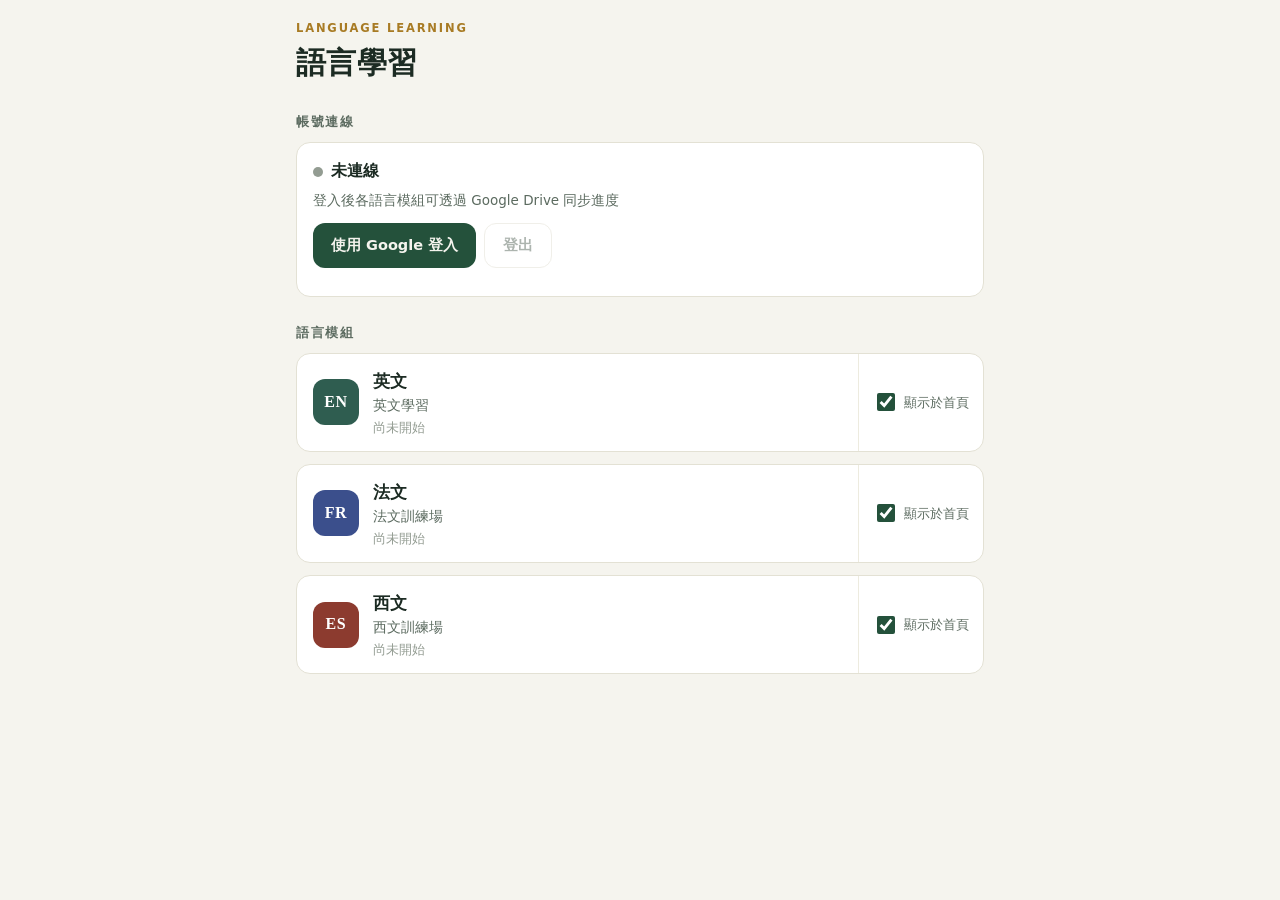
<file: index.html>
<!doctype html>
<html lang="zh-Hant">
<head>
<meta charset="utf-8">
<meta name="viewport" content="width=device-width,initial-scale=1,viewport-fit=cover">
<meta name="theme-color" content="#F5F4EE">
<link rel="manifest" href="manifest.json">
<link rel="apple-touch-icon" href="apple-touch-icon.png">
<title>語言學習</title>
<style>
:root{
  --paper:#F5F4EE; --card:#FFFFFF; --line:#E3E1D4; --line-soft:#EDEBDF;
  --ink:#1C2B23; --ink-soft:#5C6B60; --ink-faint:#939C92;
  --pine:#24513B; --pine-deep:#16352A; --pine-tint:#E9F0E9; --pine-mid:#3E7157; --pine-tint-line:#CBDCCB;
  --brass:#A87B24; --brass-tint:#F7F0DC; --brass-line:#E3D5AC;
  --clay:#B0492A; --clay-tint:#F8EAE3; --clay-line:#E5C4B4;
  --radius:14px;
  --sans:"Segoe UI","Microsoft JhengHei","PingFang TC","Noto Sans TC",system-ui,sans-serif;
  --serif:Georgia,"Iowan Old Style","Times New Roman",serif;
}
@media (prefers-color-scheme: dark){
  :root{
    --paper:#141B17; --card:#1C2621; --line:#2E3B33; --line-soft:#25302A;
    --ink:#E8EDE6; --ink-soft:#A5B2A8; --ink-faint:#74827A;
    --pine:#5FA486; --pine-deep:#7DBE9F; --pine-tint:#1F2E26; --pine-mid:#6DB192; --pine-tint-line:#34493D;
    --brass:#D2A24A; --brass-tint:#2C2616; --brass-line:#5A4A22;
    --clay:#E0805F; --clay-tint:#33211A; --clay-line:#5C382B;
  }
}
*{box-sizing:border-box}
html{-webkit-text-size-adjust:100%}
body{margin:0;background:var(--paper);color:var(--ink);font-family:var(--sans);line-height:1.55}
button{font:inherit;cursor:pointer;border:0;background:none;color:inherit}
a{color:inherit;text-decoration:none}
#app{max-width:720px;margin:0 auto;padding:20px 16px 48px}
.masthead{margin-bottom:20px}
.eyebrow{font-size:11.5px;letter-spacing:.16em;color:var(--brass);font-weight:700}
h1{margin:2px 0 0;font-size:30px;font-weight:800;letter-spacing:.01em}
h2{margin:26px 0 10px;font-size:13px;letter-spacing:.12em;color:var(--ink-soft);font-weight:700}
.card{background:var(--card);border:1px solid var(--line);border-radius:var(--radius);padding:16px}
.muted{color:var(--ink-soft);font-size:13.5px;margin:0}
.btn{display:inline-flex;align-items:center;justify-content:center;gap:6px;padding:10px 18px;border-radius:12px;font-size:14.5px;font-weight:700}
.btn.primary{background:var(--pine);color:var(--paper)}
.btn.ghost{border:1.5px solid var(--line);color:var(--ink-soft);background:var(--card)}
.btn.small{padding:7px 12px;font-size:13px;border-radius:10px}
.btn[disabled]{opacity:.5;cursor:default}
.status{display:flex;align-items:center;gap:8px;font-weight:700;margin-bottom:6px}
.dot{width:10px;height:10px;border-radius:50%;background:var(--ink-faint);flex:none}
.dot.on{background:var(--pine)}
.actions{display:flex;gap:8px;flex-wrap:wrap;margin:12px 0}
.banner{margin-top:10px;padding:9px 12px;border-radius:10px;background:var(--clay-tint);border:1px solid var(--clay-line);color:var(--clay);font-size:13.5px}
.mods{display:grid;gap:12px}
.mod{display:flex;align-items:stretch;background:var(--card);border:1px solid var(--line);border-radius:var(--radius);overflow:hidden}
.mod-main{flex:1;display:flex;align-items:center;gap:14px;padding:14px 16px;text-align:left;min-width:0}
.mod-main:hover{background:var(--pine-tint)}
.flag{flex:none;width:46px;height:46px;border-radius:12px;display:flex;align-items:center;justify-content:center;color:#fff;font-weight:800;letter-spacing:.04em;font-family:var(--serif)}
.mod-name{font-size:17px;font-weight:800}
.mod-sub{font-size:13.5px;color:var(--ink-soft)}
.mod-stat{font-size:12.5px;color:var(--ink-faint);margin-top:2px}
.mod-toggle{flex:none;display:flex;align-items:center;gap:6px;padding:0 14px;border-left:1px solid var(--line-soft);font-size:12.5px;color:var(--ink-soft);cursor:pointer;user-select:none}
.mod-toggle input{width:18px;height:18px;accent-color:var(--pine)}
details.hidden-box{margin-top:14px}
details.hidden-box summary{cursor:pointer;color:var(--ink-soft);font-size:13.5px;font-weight:700;padding:6px 0}
details.hidden-box .mods{margin-top:8px}
.last{margin-left:6px;font-size:11.5px;color:var(--brass);font-weight:700}
@media (max-width:420px){ .mod-toggle{flex-direction:column;justify-content:center;padding:0 10px;text-align:center} }
</style>
</head>
<body>
<div id="app">
  <header class="masthead">
    <div class="eyebrow">LANGUAGE LEARNING</div>
    <h1>語言學習</h1>
  </header>
  <section aria-labelledby="h-acct">
    <h2 id="h-acct">帳號連線</h2>
    <div class="card" id="acct"></div>
  </section>
  <section aria-labelledby="h-mods">
    <h2 id="h-mods">語言模組</h2>
    <div class="mods" id="mods"></div>
    <details class="hidden-box" id="hiddenBox" hidden>
      <summary>已隱藏模組</summary>
      <div class="mods" id="hiddenMods"></div>
    </details>
  </section>
</div>
<script src="modules.js"></script>
<script>
(function(){
'use strict';
var HUB_SESSION_KEY = 'langhub_gd_session';
var HUB_KEY = 'langhub_v1';
var GD_WEB_CLIENT_ID = '1130644642-d627g1fmvg10bt3g8sh20nmk0guidc1v.apps.googleusercontent.com';
var GD_SCOPES = 'openid email https://www.googleapis.com/auth/drive.appdata';
var MODULES = Array.isArray(window.LANG_MODULES) ? window.LANG_MODULES : [];

function $(id){ return document.getElementById(id); }
function esc(s){ return String(s==null?'':s).replace(/[&<>"']/g,function(c){ return {'&':'&amp;','<':'&lt;','>':'&gt;','"':'&quot;',"'":'&#39;'}[c]; }); }
function readJSON(k){ try{ var r = localStorage.getItem(k); return r ? JSON.parse(r) : null; }catch(e){ return null; } }
function writeJSON(k,v){ try{ localStorage.setItem(k, JSON.stringify(v)); }catch(e){} }

/* hub 狀態（模組開關、最近使用） */
function loadHub(){
  var h = readJSON(HUB_KEY);
  if(!h || typeof h!=='object') h = {};
  if(!h.enabled || typeof h.enabled!=='object') h.enabled = {};
  return h;
}
function saveHub(h){ writeJSON(HUB_KEY, h); }
function isEnabled(h,id){ return h.enabled[id] !== false; }

/* session（共用登入）：{accessToken, expiresAt(epoch秒), email} */
var session = null;
var banner = '';
var busy = false;

function loadSession(){
  var hub = readJSON(HUB_SESSION_KEY);
  if(!hub || typeof hub!=='object' || (!hub.accessToken && !hub.email)){
    hub = null;
  }
  session = hub;
}
function saveSession(s){ session = s; writeJSON(HUB_SESSION_KEY, s); }
function clearSession(){ session = null; try{ localStorage.removeItem(HUB_SESSION_KEY); }catch(e){} }

/* Android bridge：login(id) 非同步經 __androidAuthCallback(id, result) 回呼 */
function hasAndroid(){ return typeof window.AndroidAuth==='object' && window.AndroidAuth && typeof window.AndroidAuth.login==='function'; }
var cbs = {};
var seq = 0;
window.__androidAuthCallback = function(id, result){ var cb = cbs[id]; if(cb) cb(result); };
function androidLogin(){
  return new Promise(function(resolve, reject){
    var id = 'hub_'+Date.now().toString(36)+'_'+(++seq);
    var done = false;
    var timer = setTimeout(function(){ if(done) return; done = true; delete cbs[id]; reject(new Error('timeout')); }, 30000);
    cbs[id] = function(result){
      if(done) return; done = true; clearTimeout(timer); delete cbs[id];
      var p = result;
      if(typeof result==='string'){ try{ p = JSON.parse(result); }catch(e){ p = {ok:false, error:'parse_error', message:result}; } }
      resolve(p);
    };
    try{ window.AndroidAuth.login(id); }
    catch(e){ if(done) return; done = true; clearTimeout(timer); delete cbs[id]; reject(e); }
  });
}

/* GIS 瀏覽器路（file:// 不載入） */
var gisP = null;
function loadGis(){
  if(gisP) return gisP;
  gisP = new Promise(function(resolve, reject){
    if(location.protocol==='file:'){ gisP = null; reject(new Error('file protocol: GIS unavailable')); return; }
    if(window.google && window.google.accounts && window.google.accounts.oauth2){ resolve(); return; }
    var s = document.createElement('script');
    s.src = 'https://accounts.google.com/gsi/client';
    s.async = true; s.defer = true;
    s.onload = function(){ resolve(); };
    s.onerror = function(){ gisP = null; reject(new Error('failed to load GIS script')); };
    document.head.appendChild(s);
  });
  return gisP;
}
function browserToken(){
  return loadGis().then(function(){
    return new Promise(function(resolve){
      try{
        var client = window.google.accounts.oauth2.initTokenClient({
          client_id: GD_WEB_CLIENT_ID,
          scope: GD_SCOPES,
          callback: function(resp){
            if(resp && resp.access_token){
              var n = parseInt(resp.expires_in,10);
              resolve({ok:true, accessToken:resp.access_token, expiresAt: Math.floor(Date.now()/1000) + (isNaN(n)?3600:n)});
            }else resolve({ok:false, error:'no_token'});
          },
          error_callback: function(err){
            var t = err && err.type;
            resolve({ok:false, error:t||'gis_error', needsInteraction: (t==='popup_closed' || t==='popup_failed_to_open')});
          }
        });
        client.requestAccessToken({});
      }catch(e){ resolve({ok:false, error:'exception', message:String((e&&e.message)||e)}); }
    });
  });
}
function fetchEmail(token){
  return fetch('https://www.googleapis.com/oauth2/v3/userinfo', {headers:{Authorization:'Bearer '+token}})
    .then(function(r){ return r.ok ? r.json() : null; })
    .then(function(d){ return (d && d.email) || ''; })
    .catch(function(){ return ''; });
}

function login(){
  if(busy) return;
  busy = true; banner = ''; renderAcct();
  var p = hasAndroid() ? androidLogin().then(function(r){
    if(r && r.ok && typeof r.expiresAt==='number') r.expiresAt = Math.floor(r.expiresAt/1000); // AppAuth 毫秒轉秒
    return r;
  }) : browserToken();
  p.then(function(tok){
    if(!tok || !tok.ok){
      banner = tok && tok.needsInteraction ? '登入視窗被瀏覽器阻擋，請再點一次「使用 Google 登入」' : '登入失敗，請稍後再試';
      return null;
    }
    return (tok.email ? Promise.resolve(tok.email) : fetchEmail(tok.accessToken)).then(function(email){
      saveSession({accessToken:tok.accessToken, expiresAt:tok.expiresAt, email: email || undefined});
    });
  }).catch(function(e){
    var msg = String((e&&e.message)||'');
    banner = /timeout/.test(msg) ? '登入逾時，請再試一次' : (/GIS/.test(msg) ? '無法載入 Google 登入元件，請確認網路或改用正式網址開啟' : '登入失敗，請檢查網路後再試');
  }).then(function(){ busy = false; renderAcct(); renderMods(); });
}
function logout(){
  var tok = session && session.accessToken;
  try{ if(hasAndroid() && typeof window.AndroidAuth.logout==='function') window.AndroidAuth.logout(); }catch(e){ banner = '登出時發生錯誤'; }
  try{
    if(!hasAndroid() && tok && window.google && window.google.accounts && window.google.accounts.oauth2){
      window.google.accounts.oauth2.revoke(tok, function(){});
    }
  }catch(e){}
  clearSession();
  renderAcct();
  renderMods();
}

function isLoggedIn(){
  if(session && (session.email || session.accessToken)) return true;
  try{ if(hasAndroid() && window.AndroidAuth.isSignedIn && window.AndroidAuth.isSignedIn()) return true; }catch(e){}
  return false;
}

/* 渲染 */
function renderAcct(){
  var on = isLoggedIn();
  var label = on ? ('已連線' + (session && session.email ? '：'+esc(session.email) : '')) : '未連線';
  var html = '<div class="status"><span class="dot'+(on?' on':'')+'"></span><span>'+label+'</span></div>'
    + '<p class="muted">登入後各語言模組可透過 Google Drive 同步進度</p>'
    + '<div class="actions">'
    + '<button type="button" class="btn primary" id="btnLogin"'+(busy?' disabled':'')+'>'+(busy?'連線中…':'使用 Google 登入')+'</button>'
    + '<button type="button" class="btn ghost" id="btnLogout"'+((on&&!busy)?'':' disabled')+'>登出</button>'
    + '</div>';
  if(banner) html += '<div class="banner" role="status">'+esc(banner)+'</div>';
  $('acct').innerHTML = html;
  $('btnLogin').onclick = login;
  $('btnLogout').onclick = logout;
}

/* acctScoped 模組（英文）的紀錄依登入帳號分 key：<storeKey>::<email 小寫>，未登入用 storeKey 本身 */
function storeKeyOf(m){
  var em = session && typeof session.email==='string' ? session.email.trim().toLowerCase() : '';
  return (m.acctScoped && em) ? m.storeKey+'::'+em : m.storeKey;
}
function statText(m){
  var d = readJSON(storeKeyOf(m));
  if(!d || typeof d!=='object') return '尚未開始';
  var h = Array.isArray(d.history) ? d.history.length : (d.history && typeof d.history==='object' ? Object.keys(d.history).length : 0);
  var v = (d.vsrs && typeof d.vsrs==='object') ? Object.keys(d.vsrs).length : 0;
  var sn = (d.srs && typeof d.srs==='object' && !Array.isArray(d.srs)) ? Object.keys(d.srs).length : 0; // 西文：srs = 已見過的句子
  if(!h && !v && !sn) return '尚未開始';
  if(!v && sn) return '練習紀錄 '+h+' 筆・句子 '+sn+' 句';
  return '練習紀錄 '+h+' 筆・單字卡 '+v+' 張';
}
function modHtml(m,h){
  var on = isEnabled(h,m.id);
  return '<div class="mod" data-id="'+esc(m.id)+'">'
    + '<button type="button" class="mod-main" data-go="'+esc(m.id)+'">'
    +   '<span class="flag" style="background:'+esc(m.accent||'#24513B')+'">'+esc(m.flag||String(m.id).toUpperCase())+'</span>'
    +   '<span style="min-width:0"><span class="mod-name">'+esc(m.name)+'</span>'+(h.lastModule===m.id?'<span class="last">最近使用</span>':'')
    +   '<span class="mod-sub" style="display:block">'+esc(m.subtitle||'')+'</span>'
    +   '<span class="mod-stat" style="display:block">'+esc(statText(m))+'</span></span>'
    + '</button>'
    + '<label class="mod-toggle"><input type="checkbox" data-tog="'+esc(m.id)+'"'+(on?' checked':'')+'>顯示於首頁</label>'
    + '</div>';
}
function renderMods(){
  var h = loadHub();
  var shown = '', hidden = '';
  MODULES.forEach(function(m){ if(isEnabled(h,m.id)) shown += modHtml(m,h); else hidden += modHtml(m,h); });
  $('mods').innerHTML = shown || (MODULES.length ? '<p class="muted">目前沒有顯示中的模組，可由下方「已隱藏模組」重新開啟。</p>' : '<p class="muted">模組登錄表 modules.js 未載入：請透過網址（http:// 或正式網站）開啟本頁，而不是在檔案預覽視窗中檢視。</p>');
  $('hiddenMods').innerHTML = hidden;
  $('hiddenBox').hidden = !hidden;
}
function onClick(e){
  var go = e.target.closest && e.target.closest('[data-go]');
  if(go){
    var id = go.getAttribute('data-go');
    var m = MODULES.filter(function(x){ return x.id===id; })[0];
    if(!m) return;
    var h = loadHub(); h.lastModule = id; saveHub(h);
    location.href = m.path;
  }
}
function onChange(e){
  var t = e.target;
  if(t && t.getAttribute && t.getAttribute('data-tog')){
    var h = loadHub();
    h.enabled[t.getAttribute('data-tog')] = !!t.checked;
    saveHub(h);
    var box = $('hiddenBox'), wasOpen = box.open;
    renderMods();
    if(wasOpen && !box.hidden) box.open = true;
  }
}

loadSession();
renderAcct();
renderMods();
$('mods').addEventListener('click', onClick);
$('hiddenMods').addEventListener('click', onClick);
$('mods').addEventListener('change', onChange);
$('hiddenMods').addEventListener('change', onChange);
window.addEventListener('pageshow', function(){ loadSession(); renderAcct(); renderMods(); });

if('serviceWorker' in navigator && location.protocol!=='file:'){
  window.addEventListener('load', function(){
    try{ navigator.serviceWorker.register('./sw.js').catch(function(){}); }catch(e){}
  });
}
})();
</script>
</body>
</html>
</file>
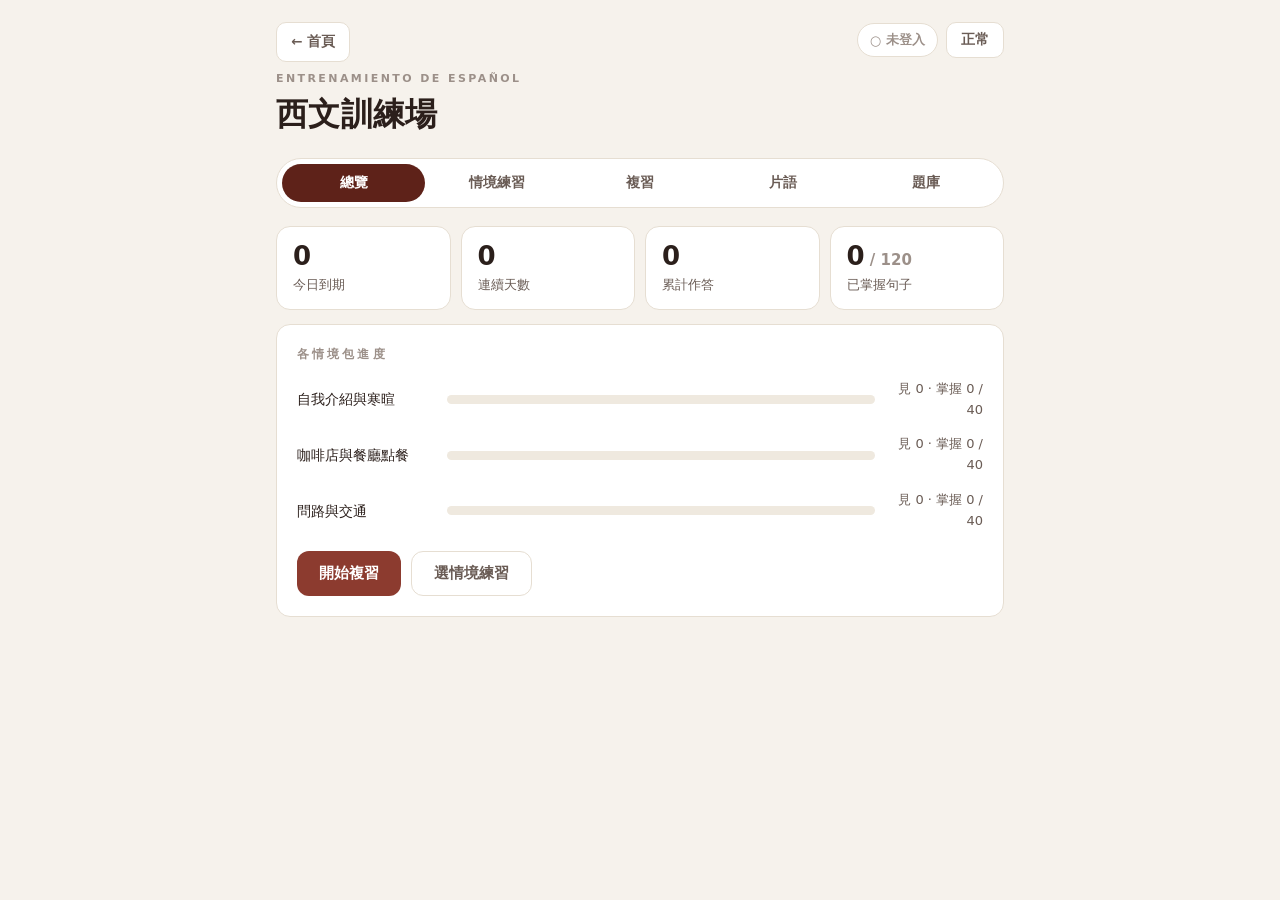
<file: modules/es/index.html>
<!doctype html>
<html lang="zh-Hant">
<head>
<meta charset="utf-8">
<meta name="viewport" content="width=device-width, initial-scale=1, viewport-fit=cover">
<meta name="theme-color" content="#F6F2EC">
<title>西文訓練場</title>
<style>
:root{
  --paper:#F6F2EC; --card:#FFFFFF; --line:#E6DED2; --line-soft:#EFE9DF;
  --ink:#2B1F1B; --ink-soft:#6A5C55; --ink-faint:#9C9089;
  --pine:#8c3b2f; --pine-deep:#5e2219; --pine-tint:#F6E9E5; --pine-mid:#b25a4a;
  --brass:#A87B24; --brass-tint:#F7F0DC; --brass-line:#E3D5AC;
  --ok:#2f6b4f; --ok-tint:#E6F0EA;
  --clay:#C45A12; --clay-tint:#FBEBDD; --clay-line:#EBC9A8;
  --radius:14px;
  --sans:"Segoe UI","Microsoft JhengHei","PingFang TC","Noto Sans TC",system-ui,sans-serif;
  --serif:Georgia,"Iowan Old Style","Times New Roman",serif;
}
*{box-sizing:border-box}
body{margin:0;background:var(--paper);color:var(--ink);font-family:var(--sans);line-height:1.6;-webkit-font-smoothing:antialiased}
button{font-family:inherit;font-size:inherit;color:inherit;background:none;border:none;padding:0;cursor:pointer}
button:focus-visible,textarea:focus-visible,input:focus-visible,details summary:focus-visible{outline:2px solid var(--pine);outline-offset:2px;border-radius:6px}
#app{max-width:760px;margin:0 auto;padding:22px 16px 90px}

/* 頂部 */
.masthead{display:flex;align-items:flex-start;justify-content:space-between;gap:12px;margin-bottom:18px}
.eyebrow{font-size:11px;letter-spacing:.22em;color:var(--ink-faint);font-weight:600}
.masthead h1{margin:2px 0 0;font-size:32px;font-weight:800;letter-spacing:.01em}

/* 分頁 */
.tabs{display:flex;background:var(--card);border:1px solid var(--line);border-radius:999px;padding:5px;margin-bottom:18px;overflow-x:auto}
.tabs button{flex:1;padding:10px 8px;border-radius:999px;font-size:14px;font-weight:600;color:var(--ink-soft);white-space:nowrap;min-width:64px}
.tabs button.on{background:var(--pine-deep);color:#fff}
.tabs button .n{display:inline-block;margin-left:4px;font-size:11px;font-variant-numeric:tabular-nums;opacity:.75}
.tabs button .tab-ic{display:none}
.tabs button .tab-tx{display:inline}

/* 通用 */
.card{background:var(--card);border:1px solid var(--line);border-radius:var(--radius);padding:20px;margin-bottom:14px}
.lbl{font-size:12px;letter-spacing:.26em;color:var(--ink-faint);font-weight:700;margin-bottom:8px}
.chiprow{display:flex;flex-wrap:wrap;gap:8px}
.fchip{padding:7px 14px;border-radius:999px;border:1px solid var(--line);background:var(--card);font-size:13.5px;color:var(--ink-soft)}
.fchip.on{background:var(--pine);border-color:var(--pine);color:#fff;font-weight:600}
.voicesel{padding:7px 10px;border-radius:999px;border:1px solid var(--line);background:var(--card);font-size:13.5px;color:var(--ink-soft);max-width:150px}
.btn{display:inline-flex;align-items:center;justify-content:center;gap:6px;padding:12px 22px;border-radius:12px;font-size:15px;font-weight:700;text-decoration:none}
.btn.primary{background:var(--pine);color:#fff}
.btn.primary:hover{background:var(--pine-deep)}
.btn.ghost{border:1.5px solid var(--line);color:var(--ink-soft);background:var(--card)}
.btn.ghost:hover{border-color:var(--ink-faint)}
.btn.small{padding:8px 14px;font-size:13.5px;border-radius:10px}
.btn:disabled{opacity:.45;cursor:default}
.muted{color:var(--ink-soft)} .faint{color:var(--ink-faint)}
.tagline{display:flex;align-items:center;gap:8px;flex-wrap:wrap}
.tag{font-size:12px;font-weight:700;padding:3px 10px;border-radius:999px;background:var(--pine-tint);color:var(--pine)}
.tag.diff{background:var(--paper);color:var(--ink-soft);border:1px solid var(--line)}
.tag.clay{background:var(--clay-tint);color:var(--clay)}
.tag.brass{background:var(--brass-tint);color:var(--brass)}
.empty{padding:36px 12px;text-align:center;color:var(--ink-faint)}
.acts{display:flex;gap:10px;flex-wrap:wrap;margin-top:12px}
.callout{background:var(--brass-tint);border:1px solid var(--brass-line);border-radius:12px;padding:12px 16px;font-size:14.5px;margin-top:12px}

/* 總覽 */
.statgrid{display:grid;grid-template-columns:repeat(4,1fr);gap:10px;margin-bottom:14px}
@media(max-width:560px){.statgrid{grid-template-columns:repeat(2,1fr)}}
.stat{background:var(--card);border:1px solid var(--line);border-radius:var(--radius);padding:14px 16px}
.stat .v{font-size:26px;font-weight:800;font-variant-numeric:tabular-nums;line-height:1.2}
.stat .k{font-size:12.5px;color:var(--ink-soft);margin-top:2px}
.catrow{display:flex;align-items:center;gap:12px;padding:7px 0}
.catrow .nm{width:138px;flex:none;font-size:14px}
.catrow .bar{flex:1;height:9px;background:var(--line-soft);border-radius:99px;overflow:hidden;position:relative}
.catrow .bar i{display:block;height:100%;border-radius:99px;background:var(--pine-mid)}
.catrow .pc{width:96px;flex:none;text-align:right;font-size:13px;color:var(--ink-soft);font-variant-numeric:tabular-nums}

/* 情境包卡 */
.packcard{display:block;width:100%;text-align:left;background:var(--card);border:1.5px solid var(--line);border-radius:var(--radius);padding:16px 18px;margin-bottom:12px}
.packcard:hover{border-color:var(--pine-mid)}
.packcard h3{margin:6px 0 4px;font-size:17px}
.packcard .intro{font-size:13.5px;color:var(--ink-soft);margin:2px 0 8px}
.seg{display:flex;gap:0;border:1.5px solid var(--line);border-radius:12px;overflow:hidden;background:var(--card);margin:6px 0 4px}
.seg button{flex:1;padding:11px 6px;font-size:14.5px;font-weight:600;color:var(--ink-soft);border-right:1px solid var(--line)}
.seg button:last-child{border-right:none}
.seg button.on{background:var(--pine);color:#fff}

/* 作答 */
.q-head{display:flex;justify-content:space-between;align-items:center;margin-bottom:6px;font-size:13.5px;color:var(--ink-soft)}
.prog{height:5px;background:var(--line-soft);border-radius:99px;overflow:hidden;margin-bottom:14px}
.prog i{display:block;height:100%;background:var(--pine);border-radius:99px;transition:width .2s}
.q-scene{font-size:12.5px;color:var(--ink-faint);letter-spacing:.06em}
.q-zh{font-size:24px;font-weight:800;line-height:1.5;margin:6px 0 4px;display:flex;gap:10px;align-items:flex-start}
.speakbtn{font-size:18px;line-height:1;color:var(--ink-faint);padding:4px 6px;border-radius:8px}
.speakbtn:hover{color:var(--pine)}
.opts{display:flex;flex-direction:column;gap:9px;margin-top:14px}
.opt{display:flex;align-items:center;gap:13px;padding:13px 16px;border:1.5px solid var(--line);border-radius:12px;background:var(--card);text-align:left;font-size:16px;font-family:var(--serif);transition:border-color .12s}
.opt:hover{border-color:var(--ink-faint)}
.opt .abc{flex:none;width:26px;height:26px;border-radius:8px;background:var(--paper);border:1px solid var(--line);display:flex;align-items:center;justify-content:center;font-size:13px;font-weight:800;color:var(--ink-soft);font-family:var(--sans)}
.opt.correct{border-color:var(--ok);background:var(--ok-tint)}
.opt.correct .abc{background:var(--ok);border-color:var(--ok);color:#fff}
.opt.wrong{border-color:var(--clay);background:var(--clay-tint)}
.opt.wrong .abc{background:var(--clay);border-color:var(--clay);color:#fff}
.opt.dim{opacity:.5}
.opt[disabled]{cursor:default}
.ansrow{min-height:54px;border:1.5px dashed var(--line);border-radius:12px;padding:8px;display:flex;flex-wrap:wrap;gap:8px;margin-top:14px;background:var(--paper)}
.ansrow.ok{border-color:var(--ok);background:var(--ok-tint)}
.ansrow.bad{border-color:var(--clay);background:var(--clay-tint)}
.pool{display:flex;flex-wrap:wrap;gap:8px;margin-top:12px;min-height:48px}
.tile{padding:9px 14px;border-radius:10px;border:1.5px solid var(--line);background:var(--card);font-family:var(--serif);font-size:17px;box-shadow:0 1px 0 var(--line)}
.tile:hover{border-color:var(--pine-mid)}
.tile.used{visibility:hidden}
.tile[disabled]{cursor:default}
.hint-empty{color:var(--ink-faint);font-size:13.5px;padding:6px 4px}
input.typein{width:100%;margin-top:14px;padding:13px 14px;border:1.5px solid var(--line);border-radius:12px;font-size:18px;font-family:var(--serif);background:var(--card);color:var(--ink)}
.typeopts{display:flex;align-items:center;gap:10px;margin-top:10px;flex-wrap:wrap;font-size:13px;color:var(--ink-soft)}
.fb{margin-top:16px;border-top:1px dashed var(--line);padding-top:14px}
.verdict{font-size:17px;font-weight:800;margin:0 0 8px}
.verdict.ok{color:var(--ok)} .verdict.no{color:var(--clay)}
.stdans{font-family:var(--serif);font-size:19px;font-weight:600;display:flex;align-items:center;gap:6px;flex-wrap:wrap}
.altlist{font-size:14px;color:var(--ink-soft);margin:6px 0 0;padding-left:18px}
.altlist li{font-family:var(--serif)}
.why{background:var(--clay-tint);border:1px solid var(--clay-line);border-radius:10px;padding:9px 13px;font-size:14px;margin:10px 0}
.chunks{display:grid;grid-template-columns:1fr 1fr;border:1px solid var(--line);border-radius:10px;overflow:hidden;margin:12px 0;font-size:14.5px}
.chunks div{padding:8px 12px;border-bottom:1px solid var(--line-soft)}
.chunks .h{background:var(--paper);font-size:12px;letter-spacing:.12em;color:var(--ink-faint);font-weight:700}
.chunks .es{font-family:var(--serif);font-weight:600}
.chunks div:nth-last-child(-n+2){border-bottom:none}
.note{background:var(--brass-tint);border:1px solid var(--brass-line);border-radius:10px;padding:9px 13px;font-size:13.8px;margin:10px 0}
.optexp{list-style:none;margin:12px 0;padding:0;display:grid;gap:6px}
.optexp li{border:1px solid var(--line);border-radius:10px;padding:8px 12px;font-size:14px;background:var(--card);overflow-wrap:anywhere}
.optexp .oe-es{font-family:var(--serif);font-weight:600;font-size:15px}
.optexp .oe-why{color:var(--ink-soft);margin-top:2px}
.optexp .oe-mark{display:inline-block;min-width:1.4em;font-weight:800}
.optexp li.right{border-color:var(--ok)}
.optexp li.right .oe-mark{color:var(--ok)}
.optexp li.picked{border-color:var(--clay);background:var(--clay-tint)}
.optexp li.picked .oe-mark{color:var(--clay)}
.grammar{margin:10px 0;display:grid;gap:5px;font-size:14px}
.grammar div{overflow-wrap:anywhere}
.grammar .gtag{display:inline-block;background:var(--brass-tint);border:1px solid var(--brass-line);border-radius:6px;padding:0 7px;margin-right:6px;font-size:12.5px;font-weight:700}
.gpanel{margin:14px 0 0;border:1px solid var(--brass-line);background:var(--brass-tint);border-radius:10px;padding:9px 13px;font-size:14px}
.gpanel summary{cursor:pointer;font-weight:700;list-style:none}
.gpanel summary::-webkit-details-marker{display:none}
.gpanel .gp-body{margin-top:8px;overflow-wrap:anywhere}
.diff-bad{color:var(--clay);font-weight:700;text-decoration:underline wavy}
.q-foot{display:flex;justify-content:flex-end;gap:10px;margin-top:14px;flex-wrap:wrap}
.sum-score{text-align:center;padding:8px 0 2px}
.sum-score .big{font-size:52px;font-weight:800;font-variant-numeric:tabular-nums;color:var(--pine)}

/* 片語／題庫 */
.wordrow{display:flex;align-items:baseline;gap:10px;padding:9px 2px;border-bottom:1px dashed var(--line-soft);flex-wrap:wrap}
.wordrow .w{font-family:var(--serif);font-weight:700;font-size:16.5px}
.wordrow .m{color:var(--ink-soft);font-size:14px;flex:1}
input.search{width:100%;padding:11px 14px;border:1.5px solid var(--line);border-radius:12px;font-size:15px;background:var(--card);color:var(--ink);margin-bottom:10px}
textarea{width:100%;min-height:120px;border:1.5px solid var(--line);border-radius:12px;padding:12px 14px;font-family:Consolas,"Cascadia Mono",monospace;font-size:12.5px;background:var(--card);color:var(--ink);resize:vertical}
.imp-msg{border-radius:10px;padding:10px 14px;font-size:14px;margin-top:10px}
.imp-msg.ok{background:var(--ok-tint);color:var(--ok)}
.imp-msg.err{background:var(--clay-tint);color:var(--clay)}
details{border:1px solid var(--line);border-radius:12px;padding:12px 16px;margin-top:10px;background:var(--card)}
details summary{cursor:pointer;font-weight:700;font-size:14.5px;color:var(--ink-soft)}
details[open] summary{margin-bottom:10px}
.bank-row{display:flex;justify-content:space-between;gap:10px;padding:8px 2px;border-bottom:1px dashed var(--line-soft);font-size:14px}
.bank-row .es{font-family:var(--serif);color:var(--ink-soft)}
.warn{color:var(--clay);font-size:12px;font-weight:700}
.cs-chip{display:inline-flex;align-items:center;gap:5px;padding:6px 12px;min-height:0;border-radius:999px;border:1px solid var(--line);background:var(--card);font:inherit;font-size:12.5px;font-weight:600;color:var(--ink-soft);white-space:nowrap;cursor:pointer}
.cs-chip:hover{border-color:var(--pine-mid)}
.cs-chip-ic{font-size:13px;line-height:1}
.cs-chip.cs-ok{background:var(--pine-tint);border-color:var(--pine-mid);color:var(--pine-deep)}
.cs-chip.cs-fail{background:var(--clay-tint);border-color:var(--clay-line);color:var(--clay)}
.cs-chip.cs-busy{background:var(--brass-tint);border-color:var(--brass-line);color:var(--brass)}
.cs-chip.cs-offline,.cs-chip.cs-out{color:var(--ink-faint)}
#toast{position:fixed;left:50%;bottom:calc(84px + env(safe-area-inset-bottom));transform:translateX(-50%);max-width:88vw;background:var(--pine-deep);color:#fff;padding:10px 16px;border-radius:10px;font-size:13.5px;line-height:1.5;box-shadow:0 4px 16px rgba(0,0,0,.18);z-index:200;opacity:0;transition:opacity .25s;pointer-events:none}

@media (prefers-reduced-motion:reduce){*{transition:none!important;animation:none!important}}
@media(max-width:560px){
  .masthead h1{font-size:26px}
  .catrow .nm{width:100px;font-size:13px}
  .q-zh{font-size:21px}
}
@media(max-width:640px){
  html{-webkit-text-size-adjust:100%;text-size-adjust:100%}
  body{font-size:16px}
  #app{max-width:100%;padding:14px 14px calc(72px + env(safe-area-inset-bottom))}
  .masthead{gap:8px;margin-bottom:14px}
  .eyebrow{font-size:9px}
  .masthead h1{font-size:22px}
  .voicesel{max-width:120px;font-size:12.5px}
  .tabs{position:fixed;left:0;right:0;bottom:0;z-index:50;display:flex;background:#fff;border:none;border-top:1px solid var(--line);border-radius:0;padding:4px 2px calc(4px + env(safe-area-inset-bottom));margin-bottom:0;overflow-x:visible}
  .tabs button{flex:1 1 0;min-width:0;display:flex;flex-direction:column;align-items:center;justify-content:center;gap:2px;padding:6px 2px;border-radius:10px;font-size:10.5px;font-weight:600;white-space:normal}
  .tabs button.on{background:transparent;color:var(--pine-deep)}
  .tabs button .tab-ic{display:block;font-size:20px;line-height:1}
  .tabs button .tab-tx{display:flex;align-items:center;gap:2px;line-height:1.1}
  .tabs button .n{display:none}
  .card{padding:16px;margin-bottom:12px}
  .btn{min-height:48px;font-size:16px}
  .acts .btn,.q-foot .btn{flex:1 1 auto}
  .opt{min-height:48px;padding:13px 14px;font-size:17px}
  .tile{padding:11px 14px;font-size:18px}
}
</style>
</head>
<body>
<div id="app">
  <header class="masthead">
    <div>
      <a href="../../index.html" class="btn ghost small" id="homelink" style="margin-bottom:8px">← 首頁</a>
      <div class="eyebrow">ENTRENAMIENTO DE ESPAÑOL</div>
      <h1>西文訓練場</h1>
    </div>
    <div style="display:flex;align-items:center;gap:8px;flex-wrap:wrap;justify-content:flex-end">
      <span id="cs-chip-slot"></span>
      <select id="voicesel" class="voicesel" style="display:none" aria-label="語音"></select>
      <button id="ratebtn" type="button" class="btn ghost small" title="語速（點擊切換：慢／正常／快）"></button>
    </div>
  </header>
  <nav class="tabs" id="tabs" role="tablist"></nav>
  <main id="view"><div class="empty">載入中…</div></main>
</div>
<div id="toast" role="status"></div>
<input type="file" id="impfile" accept="application/json,.json" style="display:none">

<script>
'use strict';
var ES_PACKS = /*ES_PACKS_START*/[{"id":"saludos","title":"自我介紹與寒暄","stage":1,"level":"A1","grammar":["ser/estar","主詞代名詞","hay","疑問詞","數字","tener","llamarse","冠詞","介系詞","固定問候"],"intro":"本包反覆用到的骨架：Soy／Eres／Es＋身分或國籍、Estoy＋狀態、Tengo＋數字＋años，以及 ¿Cómo／Qué／Dónde／De dónde／Cuántos…? 問句。自我介紹只用 Me llamo… 或 Se llama… 這兩個固定句型。","items":[{"id":"saludos-001","scene":"初次見面","zh":"你好，我是安娜。","es":"Hola, soy Ana.","alt":["Hola, me llamo Ana."],"tiles":["Hola","soy","Ana"],"distractors":["eres","es"],"options":[{"es":"Hola, eres Ana.","why":"soy 才是「我是」，eres 是「你是」。"},{"es":"Hola, estoy Ana.","why":"介紹名字用 ser，不用 estar。"},{"es":"Hola, es Ana.","why":"es 是「他／她是」，說自己要用 soy。"}],"chunks":[{"es":"Hola","zh":"你好"},{"es":"soy Ana","zh":"我是安娜（ser 第一人稱）"}],"note":"初次見面最常用 Hola, soy… 或 Me llamo…。","grammar":["結構：Hola（禮貌語）＋soy（動詞，省略主詞 yo）＋Ana（補語，名字）","動詞：soy 是 ser 第一人稱單數現在式；ser 是不規則動詞。","重點：動詞已含人稱，所以主詞 yo 通常省略，不說 yo soy。"],"tags":["ser/estar","主詞代名詞"]},{"id":"saludos-002","scene":"初次見面","zh":"幸會，安娜。","es":"Mucho gusto, Ana.","alt":["Encantado, Ana.","Encantada, Ana."],"tiles":["Mucho","gusto","Ana"],"distractors":["mucha","gustos"],"options":[{"es":"Mucha gusto, Ana.","why":"gusto 是陽性名詞，要用 mucho。"},{"es":"Muchos gusto, Ana.","why":"gusto 是單數，不能加 muchos。"},{"es":"Mucho gusta, Ana.","why":"「幸會」是名詞 gusto，不是動詞 gusta。"}],"chunks":[{"es":"Mucho gusto","zh":"幸會（固定問候）"},{"es":"Ana","zh":"對方名字"}],"note":"Encantado（男）／Encantada（女）是同樣常用的說法。","grammar":["結構：Mucho gusto（禮貌語）＋Ana（稱呼）","用法：初次見面的固定寒暄，字面是「很高興」，男女都能說。","重點：mucho 修飾陽性名詞 gusto，所以用 mucho，不用 mucha。"],"tags":["冠詞","主詞代名詞"]},{"id":"saludos-003","scene":"初次見面","zh":"我叫卡洛斯。","es":"Me llamo Carlos.","alt":["Soy Carlos."],"tiles":["Me","llamo","Carlos"],"distractors":["te","llama"],"options":[{"es":"Me llama Carlos.","why":"自己說名字用 me llamo，不是 me llama。"},{"es":"Llamo Carlos.","why":"少了 me，llamarse 是反身動詞。"},{"es":"Se llamo Carlos.","why":"se 是第三人稱，第一人稱要用 me。"}],"chunks":[{"es":"Me llamo","zh":"我叫（固定句）"},{"es":"Carlos","zh":"名字"}],"note":"Me llamo… 與 Soy… 都自然，前者稍正式。","grammar":["結構：Me（反身代名詞）＋llamo（動詞，省略主詞 yo）＋Carlos（補語，名字）","動詞：llamo 是 llamarse 第一人稱單數現在式；llamarse 是反身動詞。","重點：Me llamo 字面是「我稱呼自己」，反身代名詞 me 要對應主詞 yo。"],"tags":["llamarse","主詞代名詞"]},{"id":"saludos-004","scene":"自我介紹","zh":"我來自台灣。","es":"Soy de Taiwán.","alt":["Yo soy de Taiwán."],"tiles":["Soy","de","Taiwán"],"distractors":["estoy","en"],"options":[{"es":"Estoy de Taiwán.","why":"國籍來源用 ser＋de，不用 estar。"},{"es":"Soy en Taiwán.","why":"「來自」要用 de，不是 en。"},{"es":"Eres de Taiwán.","why":"eres 是「你是」，說自己要用 soy。"}],"chunks":[{"es":"Soy","zh":"我是（ser）"},{"es":"de Taiwán","zh":"來自台灣"}],"note":"ser＋de＋地名表示出身，是最基本的國籍說法。","grammar":["結構：Soy（動詞，省略主詞 yo）＋de Taiwán（介系詞片語，出身地）","動詞：soy 是 ser 第一人稱單數現在式。","重點：介系詞 de 後面直接接地名，不加冠詞，不說 de el Taiwán。"],"tags":["ser/estar","疑問詞"]},{"id":"saludos-005","scene":"朋友聊天","zh":"你是哪裡人？","es":"¿De dónde eres?","alt":["¿De dónde eres tú?"],"tiles":["De","dónde","eres"],"distractors":["soy","estás"],"options":[{"es":"¿Dónde eres?","why":"問出身要用 de dónde，少了 de。"},{"es":"¿De dónde estás?","why":"出身用 ser，不用 estar。"},{"es":"¿De dónde es?","why":"es 是對 usted 或第三人稱，朋友用 eres。"}],"chunks":[{"es":"¿De dónde","zh":"從哪裡"},{"es":"eres?","zh":"你是（tú 的 ser）"}],"note":"對陌生人或長輩改用 ¿De dónde es usted?。","grammar":["結構：¿De dónde（介系詞＋疑問詞）＋eres（動詞，省略主詞 tú）？","動詞：eres 是 ser 第二人稱單數 tú 現在式。","重點：介系詞 de 必須緊貼疑問詞放句首，不能把 de 丟到句尾。"],"tags":["疑問詞","ser/estar"]},{"id":"saludos-006","scene":"朋友打招呼","zh":"嗨，路易斯，最近怎樣？","es":"¿Qué tal, Luis?","alt":["¿Cómo estás, Luis?"],"tiles":["Qué","tal","Luis"],"distractors":["cuál","estoy"],"options":[{"es":"¿Qué tal estoy, Luis?","why":"問候對方，不能用 estoy。"},{"es":"¿Cuál tal, Luis?","why":"「最近怎樣」固定用 qué tal，不是 cuál。"},{"es":"¿Qué tal es, Luis?","why":"qué tal 後面不接 es，直接問候即可。"}],"chunks":[{"es":"¿Qué tal","zh":"最近怎樣（固定問候）"},{"es":"Luis","zh":"對方名字"}],"note":"¿Qué tal? 是朋友之間最口語的問候，不用在長輩身上。","grammar":["結構：¿Qué tal（疑問詞片語，固定問候）＋Luis（稱呼）？","用法：朋友之間的口語問候，相當於「最近怎樣」，不需要動詞。","重點：qué 要帶重音符號；回答直接說 Bien, ¿y tú?，不必複誦問句。"],"tags":["疑問詞","固定問候"]},{"id":"saludos-007","scene":"說年齡","zh":"我二十歲。","es":"Tengo veinte años.","alt":["Yo tengo veinte años."],"tiles":["Tengo","veinte","años"],"distractors":["soy","estoy"],"options":[{"es":"Soy veinte años.","why":"西語說年齡用 tener，不用 ser。"},{"es":"Estoy veinte años.","why":"年齡不能用 estar，要用 tener。"},{"es":"Tiene veinte años.","why":"tiene 是「他／她有」，說自己用 tengo。"}],"chunks":[{"es":"Tengo","zh":"我有（tener）"},{"es":"veinte años","zh":"二十歲"}],"note":"年齡一律用 tener＋數字＋años，中文的「是」不能直譯。","grammar":["結構：Tengo（動詞，省略主詞 yo）＋veinte años（受詞，數字＋年齡單位）","動詞：tengo 是 tener 第一人稱單數現在式；yo 形不規則。","重點：數字後的 años 用複數；只有一歲才用單數 un año。"],"tags":["tener","數字"]},{"id":"saludos-008","scene":"問年齡","zh":"你幾歲？","es":"¿Cuántos años tienes?","alt":["¿Qué edad tienes?"],"tiles":["Cuántos","años","tienes"],"distractors":["tengo","eres"],"options":[{"es":"¿Cuántos años eres?","why":"問年齡用 tener，不用 ser。"},{"es":"¿Cuánto años tienes?","why":"años 是複數陽性，要用 cuántos。"},{"es":"¿Cuántos años tengo?","why":"tengo 是「我有」，問對方要用 tienes。"}],"chunks":[{"es":"¿Cuántos años","zh":"幾歲（cuántos 配 años）"},{"es":"tienes?","zh":"你有（tener 第二人稱）"}],"note":"對長輩或陌生人通常不直接問年齡，需要時用 usted tiene。","grammar":["結構：¿Cuántos años（疑問詞＋名詞）＋tienes（動詞，省略主詞 tú）？","動詞：tienes 是 tener 第二人稱單數現在式（e→ie 變化）。","重點：cuántos 要與 años 性數一致（陽性複數）；問陰性複數才用 cuántas。"],"tags":["tener","疑問詞"]},{"id":"saludos-009","scene":"道別","zh":"待會見，巴布羅。","es":"Hasta luego, Pablo.","alt":["Nos vemos luego, Pablo."],"tiles":["Hasta","luego","Pablo"],"distractors":["pronto","adiós"],"options":[{"es":"Hasta luegos, Pablo.","why":"luego 是副詞，不能加 s。"},{"es":"A luego, Pablo.","why":"固定說法是 hasta luego，不是 a luego。"},{"es":"Hasta lugo, Pablo.","why":"拼字錯誤，應為 luego。"}],"chunks":[{"es":"Hasta luego","zh":"待會見（固定道別）"},{"es":"Pablo","zh":"對方名字"}],"note":"同一天內會再見面時用；較久才見面用 Hasta pronto。","grammar":["結構：Hasta luego（固定道別語）＋Pablo（稱呼）","用法：道別用語，字面是「到晚一點」，不久後會再見時說。","重點：hasta 是介系詞「直到」；Hasta mañana 結構相同，後接時間詞。"],"tags":["疑問詞","固定問候"]},{"id":"saludos-010","scene":"確認身分","zh":"對，是我。","es":"Sí, soy yo.","alt":[],"tiles":["Sí","soy","yo"],"distractors":["eres","es"],"options":[{"es":"Sí, estoy yo.","why":"表達「是我」用 ser，不用 estar。"},{"es":"Sí, es yo.","why":"主詞是我，動詞要用 soy。"},{"es":"Sí, soy me.","why":"西語主詞是 yo，不是 me。"}],"chunks":[{"es":"Sí","zh":"對"},{"es":"soy yo","zh":"是我"}],"note":"接電話或被人叫名字時很常用。","grammar":["結構：Sí（副詞）＋soy（動詞）＋yo（補語，主詞代名詞）","動詞：soy 是 ser 第一人稱單數現在式。","重點：這裡的 yo 是補語，不能省；當主詞時才可省略。"],"tags":["ser/estar","主詞代名詞"]},{"id":"saludos-011","scene":"對長輩問候","zh":"您好嗎？","es":"¿Cómo está usted?","alt":["¿Cómo está?"],"tiles":["Cómo","está","usted"],"distractors":["estás","eres"],"options":[{"es":"¿Cómo estás usted?","why":"usted 要搭配第三人稱 está。"},{"es":"¿Cómo es usted?","why":"問狀況用 estar，es 是問性格或外表。"},{"es":"¿Cómo está tú?","why":"tú 要搭配 estás，不是 está。"}],"chunks":[{"es":"¿Cómo","zh":"如何"},{"es":"está usted?","zh":"您（estar 第三人稱）"}],"note":"對陌生人與長輩用 usted，對朋友改成 ¿Cómo estás?。","grammar":["結構：¿Cómo（疑問詞）＋está（動詞）＋usted（主詞）？","動詞：está 是 estar 第三人稱單數現在式；usted 搭配第三人稱動詞。","重點：問身體或心情狀態用 estar，不用 ser；usted 不搭 estás。"],"tags":["ser/estar","主詞代名詞"]},{"id":"saludos-012","scene":"道別","zh":"明天見。","es":"Nos vemos mañana.","alt":["Hasta mañana."],"tiles":["Nos","vemos","mañana"],"distractors":["veo","ayer"],"options":[{"es":"Nos veo mañana.","why":"nos 對應 vemos，不能配 veo。"},{"es":"Me vemos mañana.","why":"nos 才是「我們」，me 是「我」。"},{"es":"Nos vemos ayer.","why":"ayer 是「昨天」，明天要用 mañana。"}],"chunks":[{"es":"Nos vemos","zh":"我們見面"},{"es":"mañana","zh":"明天"}],"note":"Hasta mañana 同樣自然，較簡短。","grammar":["結構：Nos vemos（反身代名詞＋動詞，省略主詞 nosotros）＋mañana（時間）","動詞：vemos 是 ver 第一人稱複數現在式；ver 的 yo 形是 veo。","重點：nos vemos 是「彼此見面」的互相用法；現在式可直接講近期安排。"],"tags":["主詞代名詞","固定問候"]},{"id":"saludos-013","scene":"朋友問候","zh":"我很好，謝謝。","es":"Estoy muy bien, gracias.","alt":["Muy bien, gracias.","Estoy bien, gracias."],"tiles":["Estoy","muy","bien","gracias"],"distractors":["soy","tengo"],"options":[{"es":"Soy muy bien, gracias.","why":"狀態用 estar，不用 ser。"},{"es":"Estoy muy bueno, gracias.","why":"「很好」是副詞 bien，不是 bueno。"},{"es":"Estás muy bien, gracias.","why":"estás 是「你」，回答自己要用 estoy。"}],"chunks":[{"es":"Estoy","zh":"我（狀態）是"},{"es":"muy bien","zh":"很好"},{"es":"gracias","zh":"謝謝"}],"note":"標準回答：Muy bien, gracias. ¿Y tú?。","grammar":["結構：Estoy（動詞，省略主詞 yo）＋muy bien（副詞片語）＋gracias（禮貌語）","動詞：estoy 是 estar 第一人稱單數現在式；yo 形不規則。","重點：muy 修飾形容詞或副詞（muy bien）；修飾動詞要用 mucho。"],"tags":["ser/estar","固定問候"]},{"id":"saludos-014","scene":"對陌生人問名字","zh":"請問您貴姓大名？","es":"¿Cómo se llama usted?","alt":["¿Cuál es su nombre?"],"tiles":["Cómo","se","llama","usted"],"distractors":["te","llamas"],"options":[{"es":"¿Cómo te llama usted?","why":"usted 要搭配 se，不是 te。"},{"es":"¿Cómo llama usted?","why":"少了反身代名詞 se。"},{"es":"¿Qué se llama usted?","why":"問名字用 cómo，不用 qué。"}],"chunks":[{"es":"¿Cómo se llama","zh":"叫什麼名字（第三人稱）"},{"es":"usted?","zh":"您"}],"note":"對朋友才用 ¿Cómo te llamas?，與陌生人用 usted。","grammar":["結構：¿Cómo（疑問詞）＋se llama（反身代名詞＋動詞）＋usted（主詞）？","動詞：llama 是 llamarse 第三人稱單數現在式；usted 搭配 se llama。","重點：usted 可放句尾，也可省略，¿Cómo se llama? 同樣通順。"],"tags":["llamarse","疑問詞"]},{"id":"saludos-015","scene":"介紹家人","zh":"我爸爸是工程師。","es":"Mi padre es ingeniero.","alt":["Mi papá es ingeniero."],"tiles":["Mi","padre","es","ingeniero"],"distractors":["está","una"],"options":[{"es":"Mi padre está ingeniero.","why":"職業用 ser，不用 estar。"},{"es":"Mi padre es ingeniera.","why":"父親是男性，職業要用 ingeniero。"},{"es":"Mi padre son ingeniero.","why":"主詞單數，動詞要用 es。"}],"chunks":[{"es":"Mi padre","zh":"我爸爸"},{"es":"es ingeniero","zh":"是工程師"}],"note":"職業前面不加冠詞，除非有形容詞修飾。","grammar":["結構：Mi padre（主詞）＋es（動詞）＋ingeniero（補語，職業）","動詞：es 是 ser 第三人稱單數現在式；說職業身分用 ser。","重點：所有格 mi 不分陰陽性，只看單複數（mi padre／mis padres）。"],"tags":["ser/estar","冠詞"]},{"id":"saludos-016","scene":"自我介紹","zh":"我是學英文的學生。","es":"Soy estudiante de inglés.","alt":["Yo soy estudiante de inglés."],"tiles":["Soy","estudiante","de","inglés"],"distractors":["estoy","en"],"options":[{"es":"Estoy estudiante de inglés.","why":"身分用 ser，不用 estar。"},{"es":"Soy estudiante en inglés.","why":"學習科目用 de，不是 en。"},{"es":"Eres estudiante de inglés.","why":"eres 是「你是」，說自己要用 soy。"}],"chunks":[{"es":"Soy estudiante","zh":"我是學生"},{"es":"de inglés","zh":"（學）英文的"}],"note":"estudiante 陰陽性同形，男女都不用改。","grammar":["結構：Soy（動詞，省略主詞 yo）＋estudiante（補語，身分）＋de inglés（介系詞片語）","動詞：soy 是 ser 第一人稱單數現在式。","重點：學習的科目用 de 連接：estudiante de inglés；語言名稱小寫。"],"tags":["ser/estar","介系詞"]},{"id":"saludos-017","scene":"介紹家人","zh":"我媽媽叫羅莎。","es":"Mi madre se llama Rosa.","alt":["Mi mamá se llama Rosa."],"tiles":["Mi","madre","se","llama","Rosa"],"distractors":["me","llamo"],"options":[{"es":"Mi madre me llama Rosa.","why":"說別人名字用 se llama。"},{"es":"Mi madre es llama Rosa.","why":"不需要 es，直接 se llama。"},{"es":"Mi madre llama Rosa.","why":"少了 se，llamarse 為反身動詞。"}],"chunks":[{"es":"Mi madre","zh":"我的媽媽"},{"es":"se llama","zh":"她叫（固定句）"},{"es":"Rosa","zh":"名字"}],"note":"口語常說 mi mamá，書面用 mi madre。","grammar":["結構：Mi madre（主詞）＋se llama（反身代名詞＋動詞）＋Rosa（補語，名字）","動詞：llama 是 llamarse 第三人稱單數；主詞換成第三人稱。","重點：主詞改為第三人稱，me llamo 要變成 se llama，反身代名詞跟著變。"],"tags":["llamarse","主詞代名詞"]},{"id":"saludos-018","scene":"介紹朋友","zh":"這位是我朋友瑪麗亞。","es":"Ella es mi amiga María.","alt":["Esta es mi amiga María."],"tiles":["Ella","es","mi","amiga","María"],"distractors":["amigo","él"],"options":[{"es":"Ella es mi amigo María.","why":"amiga 要配陰性，amigo 是陽性。"},{"es":"Él es mi amiga María.","why":"主詞 él 是男性，與 amiga 不一致。"},{"es":"Ella está mi amiga María.","why":"身分用 ser，不用 estar。"}],"chunks":[{"es":"Ella es","zh":"她是"},{"es":"mi amiga","zh":"我的（女性）朋友"},{"es":"María","zh":"名字"}],"note":"正式一點可說 Te presento a mi amiga María.。","grammar":["結構：Ella（主詞）＋es（動詞）＋mi amiga María（補語）","動詞：es 是 ser 第三人稱單數現在式。","重點：名詞性別跟著指稱的人：女性朋友 amiga，男性朋友 amigo。"],"tags":["ser/estar","主詞代名詞"]},{"id":"saludos-019","scene":"介紹家人","zh":"他是我弟弟巴布羅。","es":"Él es mi hermano pequeño, Pablo.","alt":["Este es mi hermano pequeño, Pablo."],"tiles":["Él","es","mi","hermano","pequeño","Pablo"],"distractors":["hermana","ella"],"options":[{"es":"Él es mi hermana pequeño, Pablo.","why":"hermana 是姊妹，男生名字要配 hermano。"},{"es":"Ella es mi hermano pequeño, Pablo.","why":"Pablo 是男性，主詞要用 él。"},{"es":"Él está mi hermano pequeño, Pablo.","why":"身分用 ser，不用 estar。"}],"chunks":[{"es":"Él es","zh":"他是"},{"es":"mi hermano pequeño","zh":"我弟弟（hermano＋pequeño）"},{"es":"Pablo","zh":"名字"}],"note":"弟弟說 hermano pequeño（或 menor），哥哥說 hermano mayor。","grammar":["結構：Él（主詞）＋es（動詞）＋mi hermano pequeño（補語）＋Pablo（同位語，名字）","動詞：es 是 ser 第三人稱單數現在式。","重點：形容詞通常放名詞後並性數一致；Él 帶重音是「他」，el 是冠詞。"],"tags":["ser/estar","主詞代名詞"]},{"id":"saludos-020","scene":"朋友聊天","zh":"你是馬德里人還是巴塞隆納人？","es":"¿Eres de Madrid o Barcelona?","alt":["¿Eres de Madrid o de Barcelona?"],"tiles":["Eres","de","Madrid","o","Barcelona"],"distractors":["y","estás"],"options":[{"es":"¿Estás de Madrid o Barcelona?","why":"出身用 ser，不用 estar。"},{"es":"¿Eres de Madrid y Barcelona?","why":"二選一要用 o（或），不是 y。"},{"es":"¿Es de Madrid o Barcelona?","why":"對朋友要用 eres，es 是對 usted。"}],"chunks":[{"es":"¿Eres de Madrid","zh":"你是馬德里人嗎"},{"es":"o Barcelona?","zh":"還是巴塞隆納"}],"note":"二選一問句直接用 o 連接兩個地名。","grammar":["結構：¿Eres（動詞，省略主詞 tú）＋de Madrid（介系詞片語）＋o Barcelona（連接詞＋地名）？","動詞：eres 是 ser 第二人稱單數現在式。","重點：疑問句不必倒裝主詞，靠語調上揚與開頭的 ¿ 即可。"],"tags":["ser/estar","疑問詞"]},{"id":"saludos-021","scene":"介紹家人","zh":"我爸媽在家。","es":"Mis padres están en casa.","alt":["Mis papás están en casa."],"tiles":["Mis","padres","están","en","casa"],"distractors":["es","son"],"options":[{"es":"Mis padres son en casa.","why":"地點用 estar，不用 ser。"},{"es":"Mis padres está en casa.","why":"複數主詞要用 están。"},{"es":"Mi padres están en casa.","why":"mis 要配複數 padres。"}],"chunks":[{"es":"Mis padres","zh":"我爸媽（padres 泛指父母）"},{"es":"están","zh":"在（estar 複數）"},{"es":"en casa","zh":"在家"}],"note":"padres 在西語指「父母」，不是只有爸爸。","grammar":["結構：Mis padres（主詞）＋están（動詞）＋en casa（地點）","動詞：están 是 estar 第三人稱複數現在式。","重點：說「人在哪裡」用 estar；en casa 的 casa 不加冠詞，是固定說法。"],"tags":["ser/estar","介系詞"]},{"id":"saludos-022","scene":"問家人","zh":"你家人現在在哪裡？","es":"¿Dónde está tu familia ahora?","alt":["¿Dónde está tu familia?"],"tiles":["Dónde","está","tu","familia","ahora"],"distractors":["son","tus"],"options":[{"es":"¿Dónde es tu familia ahora?","why":"問位置用 estar，不用 ser。"},{"es":"¿Dónde están tu familia ahora?","why":"familia 是單數，動詞用 está。"},{"es":"¿Dónde está tus familia ahora?","why":"tu 要配單數 familia。"}],"chunks":[{"es":"¿Dónde está","zh":"在哪裡"},{"es":"tu familia","zh":"你的家人"},{"es":"ahora?","zh":"現在"}],"note":"dónde 問位置，搭配 estar 是固定組合。","grammar":["結構：¿Dónde（疑問詞）＋está（動詞）＋tu familia（主詞）＋ahora（時間）？","動詞：está 是 estar 第三人稱單數；familia 是集合名詞，用單數動詞。","重點：tu（你的）沒有重音；帶重音的 tú 才是「你」。"],"tags":["疑問詞","ser/estar"]},{"id":"saludos-023","scene":"認人","zh":"請問您是老師還是學生？","es":"¿Es usted profesor o estudiante?","alt":["¿Usted es profesor o estudiante?"],"tiles":["Es","usted","profesor","o","estudiante"],"distractors":["eres","estás"],"options":[{"es":"¿Eres usted profesor o estudiante?","why":"usted 要配 es，不是 eres。"},{"es":"¿Está usted profesor o estudiante?","why":"職業身分用 ser。"},{"es":"¿Es tú profesor o estudiante?","why":"tú 要配 eres，這裡 usted 才對。"}],"chunks":[{"es":"¿Es usted","zh":"您是"},{"es":"profesor o estudiante?","zh":"老師還是學生"}],"note":"正式問法，對朋友改成 ¿Eres profesor o estudiante?。","grammar":["結構：¿Es（動詞）＋usted（主詞）＋profesor o estudiante（補語，身分）？","動詞：es 是 ser 第三人稱單數；usted 搭配第三人稱。","重點：這裡 usted 不能省，省略後會變成問「他是…」，意思不同。"],"tags":["ser/estar","主詞代名詞"]},{"id":"saludos-024","scene":"說日期","zh":"今天是六月三日，星期二。","es":"Hoy es martes, tres de junio.","alt":["Hoy es martes, el tres de junio."],"tiles":["Hoy","es","martes","tres","de","junio"],"distractors":["son","está"],"options":[{"es":"Hoy está martes, tres de junio.","why":"日期和星期用 ser，不用 estar。"},{"es":"Hoy son martes, tres de junio.","why":"星期是單數，要用 es。"},{"es":"Hoy es martes, tres del junio.","why":"月份前用 de，不是 del。"}],"chunks":[{"es":"Hoy es martes","zh":"今天是星期二"},{"es":"tres de junio","zh":"六月三日（日 de 月）"}],"note":"日期格式是「數字 de 月份」，月份小寫。","grammar":["結構：Hoy（時間）＋es（動詞）＋martes（補語）＋tres de junio（日期）","動詞：es 是 ser 第三人稱單數現在式；日期、星期用 ser。","重點：「今天是星期幾」用 Hoy es＋星期，星期名稱不大寫也不加冠詞。"],"tags":["數字","ser/estar"]},{"id":"saludos-025","scene":"介紹家人","zh":"我有兩個兄弟和一個姊妹。","es":"Tengo dos hermanos y una hermana.","alt":["Tengo una hermana y dos hermanos."],"tiles":["Tengo","dos","hermanos","y","una","hermana"],"distractors":["un","soy"],"options":[{"es":"Tengo dos hermanos y un hermana.","why":"hermana 是陰性，冠詞要用 una。"},{"es":"Soy dos hermanos y una hermana.","why":"「有」兄弟姊妹要用 tener。"},{"es":"Tiene dos hermanos y una hermana.","why":"說自己用 tengo，不是 tiene。"}],"chunks":[{"es":"Tengo","zh":"我有"},{"es":"dos hermanos","zh":"兩個兄弟"},{"es":"y una hermana","zh":"和一個姊妹"}],"note":"hermanos 在西語中可泛指兄弟姊妹，要分開講才用 hermana。","grammar":["結構：Tengo（動詞，省略主詞 yo）＋dos hermanos（受詞）＋y una hermana（連接詞＋受詞）","動詞：tengo 是 tener 第一人稱單數；tener 也可表示「有家人」。","重點：數字 uno 修飾陰性名詞要變 una；dos 以上不分陰陽性。"],"tags":["tener","數字"]},{"id":"saludos-026","scene":"介紹朋友","zh":"我朋友在馬德里當老師。","es":"Mi amiga es profesora en Madrid.","alt":[],"tiles":["Mi","amiga","es","profesora","en","Madrid"],"distractors":["profesor","está"],"options":[{"es":"Mi amiga es profesor en Madrid.","why":"女性朋友要配 profesora。"},{"es":"Mi amiga está profesora en Madrid.","why":"職業用 ser，不用 estar。"},{"es":"Mi amigo es profesora en Madrid.","why":"amigo 與 profesora 性別不一致。"}],"chunks":[{"es":"Mi amiga","zh":"我的（女性）朋友"},{"es":"es profesora","zh":"是老師"},{"es":"en Madrid","zh":"在馬德里"}],"note":"職業有陰陽性變化：profesor／profesora。","grammar":["結構：Mi amiga（主詞）＋es（動詞）＋profesora（補語，職業）＋en Madrid（地點）","動詞：es 是 ser 第三人稱單數現在式。","重點：en Madrid 只是工作地點，不是「人現在在哪」，所以仍用 ser。"],"tags":["ser/estar","介系詞"]},{"id":"saludos-027","scene":"介紹家庭","zh":"我家有四個人。","es":"En mi familia somos cuatro.","alt":["Somos cuatro en mi familia."],"tiles":["En","mi","familia","somos","cuatro"],"distractors":["soy","son"],"options":[{"es":"En mi familia soy cuatro.","why":"「我們是」要用 somos，soy 是「我是」。"},{"es":"En mi familia sois cuatro.","why":"「我們」要用 somos，sois 是「你們是」。"},{"es":"En mi familia somos cuatros.","why":"數字 cuatro 當人數用，不加 s。"}],"chunks":[{"es":"En mi familia","zh":"在我的家裡"},{"es":"somos cuatro","zh":"我們有四個人（ser 第一人稱複數）"}],"note":"說家裡有幾個人，西班牙人最常用 somos＋數字，比 hay 更自然。","grammar":["結構：En mi familia（介系詞片語，範圍）＋somos（動詞，省略主詞 nosotros）＋cuatro（補語，數字）","動詞：somos 是 ser 第一人稱複數現在式。","重點：數字直接當補語表示「人數」，不必再加 personas。"],"tags":["ser/estar","數字"]},{"id":"saludos-028","scene":"認人","zh":"不好意思，請問您是魯伊斯先生嗎？","es":"Perdone, ¿es usted el señor Ruiz?","alt":["Disculpe, ¿es usted el señor Ruiz?"],"tiles":["Perdone","es","usted","el","señor","Ruiz"],"distractors":["eres","tú"],"options":[{"es":"Perdone, ¿eres el señor Ruiz?","why":"對陌生人要用 usted，不用 tú。"},{"es":"Perdone, ¿está usted el señor Ruiz?","why":"身分用 ser，不用 estar。"},{"es":"Perdone, ¿es usted la señor Ruiz?","why":"señor 是陽性，冠詞要用 el。"}],"chunks":[{"es":"Perdone","zh":"不好意思（引起注意）"},{"es":"¿es usted","zh":"您是"},{"es":"el señor Ruiz?","zh":"魯伊斯先生"}],"note":"Perdone／Disculpe 都是向陌生人開口的常用開場。","grammar":["結構：Perdone（禮貌語，省略主詞 usted）＋¿es（動詞）＋usted（主詞）＋el señor Ruiz（補語）？","動詞：perdone 是 perdonar 的 usted 命令式，先當固定開場語；es 是 ser。","重點：談到某人時 señor 前加 el；當面直呼才不加冠詞。"],"tags":["ser/estar","主詞代名詞"]},{"id":"saludos-029","scene":"約朋友","zh":"星期六下午你有空嗎？","es":"¿Estás libre el sábado por la tarde?","alt":["¿Tienes tiempo el sábado por la tarde?"],"tiles":["Estás","libre","el","sábado","por","la","tarde"],"distractors":["eres","está"],"options":[{"es":"¿Eres libre el sábado por la tarde?","why":"此時的「有空」表示狀態，用 estar。"},{"es":"¿Estás libre el sábado a la tarde?","why":"「下午」固定說 por la tarde。"},{"es":"¿Estás libre en sábado por la tarde?","why":"星期前面用冠詞 el，不用 en。"}],"chunks":[{"es":"¿Estás libre","zh":"你有空嗎（狀態）"},{"es":"el sábado","zh":"星期六"},{"es":"por la tarde?","zh":"在下午"}],"note":"星期名稱前加 el 表示「在那一天」。","grammar":["結構：¿Estás（動詞，省略主詞 tú）＋libre（補語）＋el sábado（時間）＋por la tarde（時間片語）？","動詞：estás 是 estar 第二人稱單數現在式。","重點：「有空」是暫時狀態，用 estar libre；por la tarde 指下午時段。"],"tags":["ser/estar","數字"]},{"id":"saludos-030","scene":"約時間","zh":"星期五三點見。","es":"Nos vemos el viernes a las tres.","alt":["Quedamos el viernes a las tres."],"tiles":["Nos","vemos","el","viernes","a","las","tres"],"distractors":["en","la"],"options":[{"es":"Nos vemos el viernes a la tres.","why":"整點要用 a las tres，tres 是複數。"},{"es":"Nos vemos viernes a las tres.","why":"星期要加冠詞 el。"},{"es":"Nos vemos el viernes en las tres.","why":"時間用 a，不是 en。"}],"chunks":[{"es":"Nos vemos","zh":"我們見面"},{"es":"el viernes","zh":"星期五"},{"es":"a las tres","zh":"三點"}],"note":"一點用 a la una，其餘整點都用 a las。","grammar":["結構：Nos vemos（反身代名詞＋動詞，省略主詞 nosotros）＋el viernes（時間）＋a las tres（時刻）","動詞：vemos 是 ver 第一人稱複數現在式。","重點：先說哪一天再說幾點；el viernes 是單次，los viernes 才是每週五。"],"tags":["數字","介系詞"]},{"id":"saludos-031","scene":"朋友聊天","zh":"我今天有點累，你呢？","es":"Estoy un poco cansado hoy, ¿y tú?","alt":["Hoy estoy un poco cansado, ¿y tú?"],"tiles":["Estoy","un","poco","cansado","hoy","y","tú"],"distractors":["soy","muy"],"options":[{"es":"Soy un poco cansado hoy, ¿y tú?","why":"暫時的狀態用 estar。"},{"es":"Estoy un poco cansada hoy, ¿y tú?","why":"男生說話要用 cansado。"},{"es":"Estoy un poco cansado hoy, ¿y usted?","why":"對朋友用 tú，不用 usted。"}],"chunks":[{"es":"Estoy un poco cansado","zh":"我有點累"},{"es":"hoy","zh":"今天"},{"es":"¿y tú?","zh":"你呢"}],"note":"女生說 cansada；¿Y tú? 用來把問題丟回對方。","grammar":["結構：Estoy（動詞，省略主詞 yo）＋un poco cansado（副詞片語＋補語）＋hoy（時間）＋¿y tú?（連接詞＋主詞）","動詞：estoy 是 estar 第一人稱單數現在式；疲倦是暫時狀態。","重點：暫時的狀態（累、忙、高興）用 estar；un poco 後直接接形容詞。"],"tags":["ser/estar","主詞代名詞"]},{"id":"saludos-032","scene":"問陌生人","zh":"不好意思，請問您是哪裡人，加西亞先生？","es":"Disculpe, ¿de dónde es usted, señor García?","alt":["Perdone, ¿de dónde es usted, señor García?"],"tiles":["Disculpe","de","dónde","es","usted","señor","García"],"distractors":["eres","tú"],"options":[{"es":"Disculpe, ¿de dónde eres, señor García?","why":"對先生要用 usted，不用 tú。"},{"es":"Disculpe, ¿dónde es usted, señor García?","why":"問出身要用 de dónde。"},{"es":"Disculpe, ¿de dónde está usted, señor García?","why":"出身用 ser，不用 estar。"}],"chunks":[{"es":"Disculpe","zh":"不好意思"},{"es":"¿de dónde es usted,","zh":"您從哪裡來"},{"es":"señor García?","zh":"加西亞先生"}],"note":"稱呼對方時 señor／señora 放在句尾即可。","grammar":["結構：Disculpe（禮貌語）＋¿de dónde（介系詞＋疑問詞）＋es（動詞）＋usted（主詞），señor García（稱呼）？","動詞：es 是 ser 第三人稱單數；disculpe 是 usted 命令式，當固定開場。","重點：問出身用 ser（de dónde es）；問現在所在才用 estar（dónde está）。"],"tags":["疑問詞","主詞代名詞"]},{"id":"saludos-033","scene":"拜訪","zh":"早安，羅培茲女士，您今天好嗎？","es":"Buenos días, señora López, ¿cómo está usted hoy?","alt":["Buenos días, señora López, ¿cómo está hoy?"],"tiles":["Buenos","días","señora","López","cómo","está","usted","hoy"],"distractors":["estás","señor"],"options":[{"es":"Buenos días, señora López, ¿cómo estás hoy?","why":"對女士要用 usted 形式 está。"},{"es":"Buenos días, señor López, ¿cómo está usted hoy?","why":"señora 與 señor 性別不同。"},{"es":"Buen días, señora López, ¿cómo está usted hoy?","why":"Buenos días 要用複數 buenos。"}],"chunks":[{"es":"Buenos días","zh":"早安"},{"es":"señora López","zh":"羅培茲女士"},{"es":"¿cómo está usted hoy?","zh":"您今天好嗎"}],"note":"中午前用 Buenos días，下午到傍晚用 Buenas tardes。","grammar":["結構：Buenos días（禮貌語）＋señora López（稱呼）＋¿cómo（疑問詞）＋está usted（動詞＋主詞）＋hoy（時間）？","動詞：está 是 estar 第三人稱單數現在式。","重點：Buenos días 的 días 恆用複數；señora 搭配姓氏是對女士的敬稱。"],"tags":["ser/estar","主詞代名詞"]},{"id":"saludos-034","scene":"自我介紹","zh":"幸會，我是路易斯，我來自台灣。","es":"Mucho gusto, soy Luis y soy de Taiwán.","alt":["Encantado, soy Luis y soy de Taiwán."],"tiles":["Mucho","gusto","soy","Luis","y","soy","de","Taiwán"],"distractors":["estoy","eres"],"options":[{"es":"Mucho gusto, estoy Luis y estoy de Taiwán.","why":"名字和國籍都用 ser。"},{"es":"Mucho gusto, soy Luis y soy en Taiwán.","why":"「來自」要用 de，不是 en。"},{"es":"Mucho gusto, eres Luis y soy de Taiwán.","why":"說自己的名字要用 soy。"}],"chunks":[{"es":"Mucho gusto","zh":"幸會"},{"es":"soy Luis","zh":"我是路易斯"},{"es":"y soy de Taiwán","zh":"而且我來自台灣"}],"note":"兩個 soy 連用很自然，不必省略。","grammar":["結構：Mucho gusto（禮貌語）＋soy Luis（動詞＋補語，省略主詞 yo）＋y soy de Taiwán（連接詞＋動詞＋出身地）","動詞：soy 是 ser 第一人稱單數；兩個 soy 分別說名字與出身。","重點：y 連接兩個分句；後面接 i- 開頭的字時，y 要改成 e。"],"tags":["ser/estar","主詞代名詞"]},{"id":"saludos-035","scene":"自我介紹","zh":"你好，我叫安娜，今年二十五歲。","es":"Hola, me llamo Ana y tengo veinticinco años.","alt":["Hola, soy Ana y tengo veinticinco años."],"tiles":["Hola","me","llamo","Ana","y","tengo","veinticinco","años"],"distractors":["soy","estoy"],"options":[{"es":"Hola, me llamo Ana y soy veinticinco años.","why":"說年齡用 tener，不用 ser。"},{"es":"Hola, me llamo Ana y tengo veinticinco año.","why":"años 要用複數。"},{"es":"Hola, me llama Ana y tengo veinticinco años.","why":"自己說名字用 me llamo。"}],"chunks":[{"es":"me llamo Ana","zh":"我叫安娜"},{"es":"y tengo","zh":"而且我有"},{"es":"veinticinco años","zh":"二十五歲"}],"note":"二十一到二十九是連寫的 veinti- 開頭。","grammar":["結構：Hola（禮貌語）＋me llamo Ana（反身代名詞＋動詞＋補語）＋y tengo veinticinco años（連接詞＋動詞＋受詞）","動詞：me llamo 是 llamarse、tengo 是 tener，皆第一人稱單數現在式。","重點：兩個動詞共用隱含的主詞 yo，用 y 連接，不必重複 yo。"],"tags":["llamarse","tener","數字"]},{"id":"saludos-036","scene":"介紹家人","zh":"我姊姊三十歲，是醫生。","es":"Mi hermana mayor tiene treinta años y es médica.","alt":["Mi hermana mayor tiene treinta años y es doctora."],"tiles":["Mi","hermana","mayor","tiene","treinta","años","y","es","médica"],"distractors":["tengo","está"],"options":[{"es":"Mi hermana mayor tengo treinta años y es médica.","why":"主詞 hermana 要配 tiene。"},{"es":"Mi hermana mayor es treinta años y es médica.","why":"年齡要用 tener，不是 ser。"},{"es":"Mi hermana mayor tiene treinta años y es médico.","why":"女性要用 médica。"}],"chunks":[{"es":"Mi hermana mayor","zh":"我姊姊（mayor＝較年長）"},{"es":"tiene treinta años","zh":"三十歲"},{"es":"y es médica","zh":"而且是醫生"}],"note":"姊姊說 hermana mayor，妹妹說 hermana menor。","grammar":["結構：Mi hermana mayor（主詞）＋tiene treinta años（動詞＋受詞）＋y es médica（連接詞＋動詞＋補語）","動詞：tiene 是 tener 第三人稱單數（e→ie）；es 是 ser 第三人稱單數。","重點：年齡用 tener、職業用 ser；同一主詞可用 y 接兩個不同動詞。"],"tags":["tener","ser/estar","數字"]},{"id":"saludos-037","scene":"介紹班級","zh":"我的西文班有二十個學生。","es":"Hay veinte estudiantes en mi clase de español.","alt":["En mi clase de español hay veinte estudiantes."],"tiles":["Hay","veinte","estudiantes","en","mi","clase","de","español"],"distractors":["son","tengo"],"options":[{"es":"Hay veinte estudiantes a mi clase de español.","why":"「在班上」用 en，不是 a。"},{"es":"Hay veinte estudiante en mi clase de español.","why":"數字後面名詞要用複數。"},{"es":"Hay veinte estudiantes en mi clase del español.","why":"課名用 de español，不加冠詞 el。"}],"chunks":[{"es":"Hay veinte estudiantes","zh":"有二十個學生"},{"es":"en mi clase","zh":"在我的班上"},{"es":"de español","zh":"西班牙文的"}],"note":"hay＋數字＋名詞 是描述「有多少」的最直接說法。","grammar":["結構：Hay（動詞，無人稱）＋veinte estudiantes（受詞，數字＋名詞）＋en mi clase（地點）＋de español（介系詞片語）","動詞：hay 是 haber 的無人稱形式，單複數都用同一個 hay。","重點：hay 後面接不特定的人事物（數字＋名詞），不加定冠詞。"],"tags":["hay","數字"]},{"id":"saludos-038","scene":"自我介紹","zh":"我們來自台北，現在在這裡度假。","es":"Somos de Taipéi y estamos aquí de vacaciones.","alt":["Somos de Taipéi y estamos aquí de vacaciones ahora."],"tiles":["Somos","de","Taipéi","y","estamos","aquí","de","vacaciones"],"distractors":["soy","estoy"],"options":[{"es":"Soy de Taipéi y estamos aquí de vacaciones.","why":"主詞「我們」要用 somos。"},{"es":"Somos de Taipéi y somos aquí de vacaciones.","why":"所在地用 estar，不用 ser。"},{"es":"Somos de Taipéi y estamos aquí en vacaciones.","why":"「度假」固定說 de vacaciones。"}],"chunks":[{"es":"Somos de Taipéi","zh":"我們來自台北"},{"es":"y estamos aquí","zh":"現在在這裡"},{"es":"de vacaciones","zh":"度假"}],"note":"ser 說出身、estar 說所在地，兩者在同一句裡區分很清楚。","grammar":["結構：Somos（動詞，省略主詞 nosotros）＋de Taipéi（出身地）＋y estamos（連接詞＋動詞）＋aquí（地點）＋de vacaciones（介系詞片語）","動詞：somos 是 ser、estamos 是 estar，皆第一人稱複數現在式。","重點：estar de vacaciones 是固定搭配，vacaciones 恆用複數。"],"tags":["ser/estar","主詞代名詞"]},{"id":"saludos-039","scene":"介紹朋友","zh":"這是我朋友巴布羅，他是墨西哥人。","es":"Este es mi amigo Pablo, es de México.","alt":["Este es mi amigo Pablo, él es de México."],"tiles":["Este","es","mi","amigo","Pablo","es","de","México"],"distractors":["esta","ella"],"options":[{"es":"Esta es mi amigo Pablo, es de México.","why":"amigo 是陽性，指示詞用 este。"},{"es":"Este es mi amigo Pablo, eres de México.","why":"說別人用 es，eres 是「你是」。"},{"es":"Este es mi amigo Pablo, está de México.","why":"出身用 ser，不用 estar。"}],"chunks":[{"es":"Este es mi amigo Pablo","zh":"這是我朋友巴布羅"},{"es":"es de México","zh":"他來自墨西哥（省略 él）"}],"note":"主詞已清楚時常省略 él；加上 él 則帶強調或對比。","grammar":["結構：Este（指示代名詞，主詞）＋es（動詞）＋mi amigo Pablo（補語），es（動詞，省略主詞 él）＋de México（出身地）","動詞：兩個 es 都是 ser 第三人稱單數現在式。","重點：este 指近處的陽性單數；介紹女生要改成 Esta es mi amiga。"],"tags":["ser/estar","主詞代名詞"]},{"id":"saludos-040","scene":"說日期","zh":"明天是十月十日，是我的生日。","es":"Mañana es el diez de octubre, es mi cumpleaños.","alt":["Mañana es diez de octubre, es mi cumpleaños.","Mañana es mi cumpleaños, el diez de octubre."],"tiles":["Mañana","es","el","diez","de","octubre","es","mi","cumpleaños"],"distractors":["está","son"],"options":[{"es":"Mañana está el diez de octubre, es mi cumpleaños.","why":"日期用 ser，不用 estar。"},{"es":"Mañana es el diez de octubre, es mis cumpleaños.","why":"這裡的生日只有一個，用 mi。"},{"es":"Mañana es el diez de octubre, son mi cumpleaños.","why":"主詞是「明天」，用單數 es。"}],"chunks":[{"es":"Mañana es","zh":"明天是"},{"es":"el diez de octubre","zh":"十月十日"},{"es":"es mi cumpleaños","zh":"是我的生日"}],"note":"cumpleaños 單複數同形，要看前面的 mi／mis。","grammar":["結構：Mañana（時間）＋es（動詞）＋el diez de octubre（補語，日期），es（動詞，省略主詞 eso）＋mi cumpleaños（補語）","動詞：兩個 es 都是 ser 第三人稱單數現在式。","重點：指明具體日期時，數字前加定冠詞 el：el diez de octubre。"],"tags":["數字","ser/estar"]}]},{"id":"cafe","title":"咖啡店與餐廳點餐","stage":1,"level":"A1","grammar":["querer","me gustaría","冠詞","數字與價格","hay","estar（味道溫度）","por favor","疑問詞","副詞程度"],"intro":"點餐的骨架是 Quiero… 或更客氣的 Me gustaría…，句尾加 por favor；請服務生幫忙用 ¿Me trae…? 固定句。評論餐點用 estar（Está muy rico／frío），問價格用 ¿Cuánto cuesta…? 或 ¿Cuánto es?。","items":[{"id":"cafe-001","scene":"咖啡店櫃檯","zh":"我要一杯咖啡。","es":"Quiero un café.","alt":["Me gustaría un café."],"tiles":["Quiero","un","café"],"distractors":["quieres","una"],"options":[{"es":"Quieres un café.","why":"quieres 是「你要」，說自己要用 quiero。"},{"es":"Quiero una café.","why":"café 是陽性，冠詞要用 un。"},{"es":"Quiere un café.","why":"quiere 是他／她或您，說自己用 quiero。"}],"chunks":[{"es":"Quiero","zh":"我要（querer）"},{"es":"un café","zh":"一杯咖啡"}],"note":"直接說 Quiero… 偏直接，加 por favor 會更客氣。","grammar":["結構：Quiero（動詞，省略主詞 yo）＋un café（受詞）","動詞：quiero 是 querer 第一人稱單數現在式；querer 是 e→ie 變化動詞。","重點：點一份東西用不定冠詞；café 是陽性，所以用 un。"],"tags":["querer","冠詞"]},{"id":"cafe-002","scene":"點飲料","zh":"我要一杯啤酒。","es":"Quiero una cerveza.","alt":["Me gustaría una cerveza."],"tiles":["Quiero","una","cerveza"],"distractors":["un","quieres"],"options":[{"es":"Quiero un cerveza.","why":"cerveza 是陰性，冠詞要用 una。"},{"es":"Quieres una cerveza.","why":"quieres 是「你要」，說自己用 quiero。"},{"es":"Quiero una cervezas.","why":"只點一杯，名詞用單數。"}],"chunks":[{"es":"Quiero","zh":"我要"},{"es":"una cerveza","zh":"一杯啤酒"}],"note":"酒吧裡 una caña 指一小杯生啤酒，更道地。","grammar":["結構：Quiero（動詞，省略主詞 yo）＋una cerveza（受詞）","動詞：quiero 是 querer 第一人稱單數；詞幹 e 變 ie，nosotros 形不變。","重點：冠詞隨名詞性別變化；cerveza 是陰性，所以用 una。"],"tags":["querer","冠詞"]},{"id":"cafe-003","scene":"反映問題","zh":"這個有點太燙了。","es":"Está muy caliente.","alt":["Está demasiado caliente."],"tiles":["Está","muy","caliente"],"distractors":["es","calor"],"options":[{"es":"Es muy caliente.","why":"暫時的溫度用 estar，不用 ser。"},{"es":"Tiene muy caliente.","why":"溫度要用 estar，不能說 tiene。"},{"es":"Está muy calor.","why":"形容詞要用 caliente，calor 是名詞。"}],"chunks":[{"es":"Está","zh":"它（現在）是"},{"es":"muy caliente","zh":"很燙"}],"note":"食物的溫度、味道，都用 estar 描述當下狀態。","grammar":["結構：Está（動詞，省略主詞 él／ella／eso）＋muy caliente（副詞＋補語）","動詞：está 是 estar 第三人稱單數現在式；溫度是當下狀態。","重點：caliente 以 -e 結尾，陰陽性同形，只需要看單複數。"],"tags":["estar（味道溫度）","副詞程度"]},{"id":"cafe-004","scene":"咖啡店櫃檯","zh":"一杯咖啡，麻煩了。","es":"Un café, por favor.","alt":["Quiero un café, por favor."],"tiles":["Un","café","por","favor"],"distractors":["una","el"],"options":[{"es":"Una café, por favor.","why":"café 是陽性，冠詞要用 un。"},{"es":"Un café, por favór.","why":"拼字錯誤，por favor 沒有重音。"},{"es":"Un café, gracias favor.","why":"請求用 por favor，不是 gracias favor。"}],"chunks":[{"es":"Un café","zh":"一杯咖啡"},{"es":"por favor","zh":"麻煩了／請"}],"note":"最省力的點餐法：名詞加 por favor。","grammar":["結構：Un café（受詞，省略動詞）＋por favor（禮貌語）","用法：省略動詞、直接說品項加 por favor，是最簡潔又不失禮的點餐法。","重點：por favor 放句首或句尾都可以，語氣相同。"],"tags":["冠詞","por favor"]},{"id":"cafe-005","scene":"咖啡店櫃檯","zh":"一杯茶，麻煩了。","es":"Un té, por favor.","alt":["Quiero un té, por favor."],"tiles":["Un","té","por","favor"],"distractors":["una","el"],"options":[{"es":"Una té, por favor.","why":"té 是陽性，冠詞要用 un。"},{"es":"Un te, por favor.","why":"「茶」té 要有重音，與 te 不同。"},{"es":"Un té, por favores.","why":"por favor 是固定說法，不加 es。"}],"chunks":[{"es":"Un té","zh":"一杯茶"},{"es":"por favor","zh":"請"}],"note":"té 的重音不能省，否則變成代名詞 te。","grammar":["結構：Un té（受詞，省略動詞）＋por favor（禮貌語）","用法：與點咖啡同樣的省略動詞點餐句，品項在前、por favor 收尾。","重點：té 重音結尾，複數是 tés，兩杯茶說 dos tés。"],"tags":["冠詞","por favor"]},{"id":"cafe-006","scene":"結帳","zh":"麻煩買單。","es":"La cuenta, por favor.","alt":["¿Me trae la cuenta, por favor?"],"tiles":["La","cuenta","por","favor"],"distractors":["el","una"],"options":[{"es":"El cuenta, por favor.","why":"cuenta 是陰性，冠詞要用 la。"},{"es":"La cuenta, gracias favor.","why":"請求用 por favor。"},{"es":"La cuentas, por favor.","why":"只要一張帳單，用單數。"}],"chunks":[{"es":"La cuenta","zh":"帳單"},{"es":"por favor","zh":"請"}],"note":"在西班牙通常要舉手示意，服務生才會把帳單送來。","grammar":["結構：La cuenta（受詞，省略動詞）＋por favor（禮貌語）","用法：用餐結束請服務生結帳的固定說法。","重點：這張帳單是特定的，所以用定冠詞 la；點新品項才用 un／una。"],"tags":["冠詞","por favor"]},{"id":"cafe-007","scene":"問甜點","zh":"甜點有什麼？","es":"¿Qué hay de postre?","alt":["¿Qué postres hay?"],"tiles":["Qué","hay","de","postre"],"distractors":["cuál","está"],"options":[{"es":"¿Cuál hay de postre?","why":"問「有什麼」用 qué hay。"},{"es":"¿Qué está de postre?","why":"問有什麼東西用 hay，不用 estar。"},{"es":"¿Qué hay de postres?","why":"de postre 固定用單數。"}],"chunks":[{"es":"¿Qué hay","zh":"有什麼"},{"es":"de postre?","zh":"當甜點"}],"note":"hay 用來問或說「有什麼東西」，是點餐必備。","grammar":["結構：¿Qué（疑問詞）＋hay（動詞）＋de postre（介系詞片語）？","動詞：hay 是 haber 的無人稱形式，表示「有」，不隨名詞單複數變。","重點：de＋名詞 表示用途或種類；de postre 的 postre 不加冠詞。"],"tags":["hay","疑問詞"]},{"id":"cafe-008","scene":"問價格","zh":"請問一共多少錢？","es":"¿Cuánto es, por favor?","alt":["¿Cuánto es todo?"],"tiles":["Cuánto","es","por","favor"],"distractors":["cuántos","está"],"options":[{"es":"¿Cuántos es, por favor?","why":"錢是不可數，用 cuánto。"},{"es":"¿Cuánta es, por favor?","why":"問總額固定用 cuánto，不是 cuánta。"},{"es":"¿Cuánto está, por favor?","why":"問總額固定用 es，不是 está。"}],"chunks":[{"es":"¿Cuánto es?","zh":"一共多少錢"},{"es":"por favor","zh":"麻煩了"}],"note":"結帳時問 ¿Cuánto es? 或 ¿Cuánto le debo?。","grammar":["結構：¿Cuánto（疑問詞）＋es（動詞）？＋por favor（禮貌語）","動詞：es 是 ser 第三人稱單數現在式；問總價用 ser。","重點：cuánto 在此是代名詞，固定用陽性單數；疑問詞要有重音。"],"tags":["數字與價格","疑問詞"]},{"id":"cafe-009","scene":"稱讚食物","zh":"謝謝，非常好吃。","es":"Gracias, está muy rico.","alt":["Gracias, está buenísimo."],"tiles":["Gracias","está","muy","rico"],"distractors":["es","ricos"],"options":[{"es":"Gracias, es muy rico.","why":"味道好壞用 estar，不用 ser。"},{"es":"Gracias, está muy ricos.","why":"主詞是單數，形容詞也用單數。"},{"es":"Gracias, estoy muy rico.","why":"estoy 是「我」，描述食物要用 está。"}],"chunks":[{"es":"Gracias","zh":"謝謝"},{"es":"está muy rico","zh":"很好吃（estar＋味道）"}],"note":"rico／buenísimo 都是稱讚食物的口語說法。","grammar":["結構：Gracias（禮貌語）＋está（動詞，省略主詞 él／eso）＋muy rico（副詞＋補語）","動詞：está 是 estar 第三人稱單數；評論味道用 estar。","重點：rico 搭 ser 是「有錢」，搭 estar 才是「好吃」，意思會變。"],"tags":["estar（味道溫度）","por favor"]},{"id":"cafe-010","scene":"問飲食","zh":"有無糖的甜點嗎？","es":"¿Hay postres sin azúcar?","alt":["¿Tienen postres sin azúcar?"],"tiles":["Hay","postres","sin","azúcar"],"distractors":["está","con"],"options":[{"es":"¿Están postres sin azúcar?","why":"問有沒有，用 hay，不用 estar。"},{"es":"¿Hay postres con azúcar?","why":"con 是有糖，無糖要用 sin。"},{"es":"¿Hay postres en azúcar?","why":"「不含」用 sin，不是 en。"}],"chunks":[{"es":"¿Hay postres","zh":"有甜點嗎"},{"es":"sin azúcar?","zh":"不加糖的"}],"note":"有飲食限制時常用 ¿Hay… sin…? 開頭詢問。","grammar":["結構：¿Hay（動詞）＋postres（受詞）＋sin azúcar（介系詞片語）？","動詞：hay 是 haber 的無人稱形式，問「有沒有」。","重點：介系詞 sin 後面的名詞通常不加冠詞：sin azúcar、sin leche。"],"tags":["hay","冠詞"]},{"id":"cafe-011","scene":"甜點","zh":"我要一份巧克力冰淇淋。","es":"Quiero un helado de chocolate.","alt":["Me gustaría un helado de chocolate."],"tiles":["Quiero","un","helado","de","chocolate"],"distractors":["una","con"],"options":[{"es":"Quiero una helado de chocolate.","why":"helado 是陽性，冠詞要用 un。"},{"es":"Quiero un helado en chocolate.","why":"口味固定用 de chocolate，不是 en。"},{"es":"Quiere un helado de chocolate.","why":"說自己要用 quiero。"}],"chunks":[{"es":"Quiero","zh":"我要"},{"es":"un helado","zh":"一份冰淇淋"},{"es":"de chocolate","zh":"巧克力口味"}],"note":"冰淇淋口味用 de：de fresa、de vainilla。","grammar":["結構：Quiero（動詞，省略主詞 yo）＋un helado（受詞）＋de chocolate（介系詞片語，口味）","動詞：quiero 是 querer 第一人稱單數現在式（e→ie）。","重點：西語用 de＋名詞 修飾，順序和中文相反：helado de chocolate。"],"tags":["querer","冠詞"]},{"id":"cafe-012","scene":"反映問題","zh":"咖啡太冷了。","es":"El café está muy frío.","alt":["El café está demasiado frío."],"tiles":["El","café","está","muy","frío"],"distractors":["es","fría"],"options":[{"es":"El café es muy frío.","why":"溫度是暫時狀態，用 estar。"},{"es":"El café está muy fría.","why":"café 是陽性，形容詞用 frío。"},{"es":"La café está muy frío.","why":"café 是陽性，冠詞用 el。"}],"chunks":[{"es":"El café","zh":"咖啡"},{"es":"está","zh":"（現在）是"},{"es":"muy frío","zh":"很冷"}],"note":"frío 形容飲料或食物冷掉，是常見的客訴句。","grammar":["結構：El café（主詞）＋está（動詞）＋muy frío（副詞＋補語）","動詞：está 是 estar 第三人稱單數；溫度是暫時狀態。","重點：frío 要與主詞性數一致：el café 用 frío，la sopa 要用 fría。"],"tags":["estar（味道溫度）","冠詞"]},{"id":"cafe-013","scene":"詢問位置","zh":"有三人的位子嗎？","es":"¿Hay mesa libre para tres?","alt":["¿Tienen mesa para tres?"],"tiles":["Hay","mesa","libre","para","tres"],"distractors":["está","por"],"options":[{"es":"¿Está mesa libre para tres?","why":"問「有沒有」用 hay，不用 estar。"},{"es":"¿Hay mesa libre por tres?","why":"「給三人」用 para。"},{"es":"¿Hay mesa libre para tre?","why":"數字 tres 要拼對。"}],"chunks":[{"es":"¿Hay mesa libre","zh":"有空桌嗎"},{"es":"para tres?","zh":"給三個人"}],"note":"hay 後面的單數名詞可省略冠詞。","grammar":["結構：¿Hay（動詞）＋mesa libre（受詞）＋para tres（介系詞片語，人數）？","動詞：hay 是 haber 的無人稱形式，問「有沒有」。","重點：para＋數字 表示「給幾個人」；para 的核心是對象或目的。"],"tags":["hay","數字與價格"]},{"id":"cafe-014","scene":"問價格","zh":"請問一共多少錢？","es":"¿Cuánto es todo, por favor?","alt":["¿Cuánto es en total, por favor?"],"tiles":["Cuánto","es","todo","por","favor"],"distractors":["cuántos","está"],"options":[{"es":"¿Cuántos es todo, por favor?","why":"金額用 cuánto。"},{"es":"¿Cuánto está todo, por favor?","why":"問總額用 es，不用 está。"},{"es":"¿Cuánto son todo, por favor?","why":"total 是單數，用 es。"}],"chunks":[{"es":"¿Cuánto es","zh":"多少錢"},{"es":"todo","zh":"全部"},{"es":"por favor?","zh":"麻煩了"}],"note":"¿Cuánto es todo? 是結帳時的簡單問法。","grammar":["結構：¿Cuánto es（疑問詞＋動詞）＋todo（主詞，代名詞）？＋por favor（禮貌語）","動詞：es 是 ser 第三人稱單數；todo 當主詞，意思是「全部」。","重點：todo 當代名詞是陽性單數；當形容詞要一致（toda la cuenta）。"],"tags":["數字與價格","疑問詞"]},{"id":"cafe-015","scene":"反映問題","zh":"薯條太鹹了。","es":"Las patatas están muy saladas.","alt":["Las patatas están demasiado saladas."],"tiles":["Las","patatas","están","muy","saladas"],"distractors":["es","salado"],"options":[{"es":"Las patatas está muy saladas.","why":"patatas 是複數，動詞用 están。"},{"es":"Las patatas están muy salado.","why":"形容詞要配陰性複數 saladas。"},{"es":"Las patatas son muy saladas.","why":"當下的味道用 estar。"}],"chunks":[{"es":"Las patatas","zh":"薯條／馬鈴薯"},{"es":"están","zh":"（現在）是"},{"es":"muy saladas","zh":"很鹹"}],"note":"西班牙用 patatas，拉美多說 papas。","grammar":["結構：Las patatas（主詞）＋están（動詞）＋muy saladas（副詞＋補語）","動詞：están 是 estar 第三人稱複數現在式。","重點：saladas 要隨主詞變成陰性複數；單數寫 salada，陽性寫 salado。"],"tags":["estar（味道溫度）","冠詞"]},{"id":"cafe-016","scene":"咖啡店櫃檯","zh":"一杯拿鐵，麻煩了。","es":"Un café con leche, por favor.","alt":["Quiero un café con leche, por favor."],"tiles":["Un","café","con","leche","por","favor"],"distractors":["una","de"],"options":[{"es":"Una café con leche, por favor.","why":"café 是陽性，冠詞要用 un。"},{"es":"Un café de leche, por favor.","why":"「加牛奶的咖啡」固定用 con leche。"},{"es":"Un café con leches, por favor.","why":"leche 單數，不用加 s。"}],"chunks":[{"es":"Un café con leche","zh":"一杯拿鐵（咖啡加牛奶）"},{"es":"por favor","zh":"麻煩了"}],"note":"西班牙的 café con leche 就是最常見的拿鐵。","grammar":["結構：Un café con leche（受詞，省略動詞）＋por favor（禮貌語）","用法：省略動詞的點餐句；café con leche 是整個飲料名稱。","重點：con＋名詞 是「加…」，與 sin 相反：con leche、sin leche。"],"tags":["冠詞","por favor"]},{"id":"cafe-017","scene":"訂位","zh":"我想要一個兩人桌。","es":"Me gustaría una mesa para dos.","alt":["Quiero una mesa para dos."],"tiles":["Me","gustaría","una","mesa","para","dos"],"distractors":["un","por"],"options":[{"es":"Me gustaría un mesa para dos.","why":"mesa 是陰性，冠詞要用 una。"},{"es":"Me gustaría una mesa por dos.","why":"表示「給兩人」用 para。"},{"es":"Me gusta una mesa para dos.","why":"「想要」用條件式 gustaría，不是 gusta。"}],"chunks":[{"es":"Me gustaría","zh":"我想要（客氣）"},{"es":"una mesa","zh":"一張桌子"},{"es":"para dos","zh":"給兩個人"}],"note":"Me gustaría 比 Quiero 客氣，訂位時很適用。","grammar":["結構：Me gustaría（客氣的動詞片語，省略主詞 yo）＋una mesa（受詞）＋para dos（介系詞片語）","動詞：gustaría 是 gustar 的條件式，先當固定句型記。","重點：Me gustaría 後面可接名詞，也可接動詞原形，句型本身不變。"],"tags":["me gustaría","冠詞","數字與價格"]},{"id":"cafe-018","scene":"請服務生幫忙","zh":"可以給我菜單嗎？","es":"¿Me trae la carta, por favor?","alt":["¿Nos trae la carta, por favor?"],"tiles":["Me","trae","la","carta","por","favor"],"distractors":["el","traigo"],"options":[{"es":"¿Me trae el carta, por favor?","why":"carta 是陰性，冠詞要用 la。"},{"es":"¿Me traigo la carta, por favor?","why":"traigo 是「我帶來」，請對方拿要用 trae。"},{"es":"¿Me trae la carta, gracias favor?","why":"請求用 por favor。"}],"chunks":[{"es":"¿Me trae","zh":"您可以拿給我嗎"},{"es":"la carta","zh":"菜單"},{"es":"por favor?","zh":"麻煩了"}],"note":"carta 是菜單；menú 常指固定套餐。","grammar":["結構：¿Me trae（間接受詞＋動詞，省略主詞 usted）＋la carta（受詞）＋por favor？","動詞：trae 是 traer 對 usted 的第三人稱單數現在式。","重點：me 是「為我」的間接受詞，放在動詞前；對服務生用 trae，不是 traes。"],"tags":["冠詞","por favor"]},{"id":"cafe-019","scene":"請服務生幫忙","zh":"可以再給我一杯咖啡嗎？","es":"¿Me trae otro café, por favor?","alt":["¿Me trae un café más, por favor?"],"tiles":["Me","trae","otro","café","por","favor"],"distractors":["otra","traigo"],"options":[{"es":"¿Me trae otra café, por favor?","why":"café 是陽性，用 otro。"},{"es":"¿Me traigo otro café, por favor?","why":"traigo 是「我帶來」，請對方拿要用 trae。"},{"es":"¿Me trae otros café, por favor?","why":"要「另一杯」，用單數 otro。"}],"chunks":[{"es":"¿Me trae","zh":"可以拿給我嗎"},{"es":"otro café","zh":"再一杯咖啡"},{"es":"por favor?","zh":"麻煩了"}],"note":"otro café 與 un café más 都是「再一杯」，前者更口語。","grammar":["結構：¿Me trae（間接受詞＋動詞，省略主詞 usted）＋otro café（受詞）＋por favor？","動詞：trae 是 traer 對 usted 的第三人稱單數現在式。","重點：otro 本身已含「另一個」，前面不加 un，不能說 un otro café。"],"tags":["冠詞","por favor"]},{"id":"cafe-020","scene":"點飲料","zh":"一杯可樂，不要冰，麻煩了。","es":"Una cola sin hielo, por favor.","alt":["Quiero una cola sin hielo, por favor."],"tiles":["Una","cola","sin","hielo","por","favor"],"distractors":["un","con"],"options":[{"es":"Un cola sin hielo, por favor.","why":"cola 是陰性，冠詞要用 una。"},{"es":"Una cola con hielo, por favor.","why":"con 是「加冰」，不要冰要用 sin。"},{"es":"Una cola no hielo, por favor.","why":"「不要」用 sin，不是 no。"}],"chunks":[{"es":"Una cola","zh":"一杯可樂"},{"es":"sin hielo","zh":"不要冰"},{"es":"por favor","zh":"麻煩了"}],"note":"想少冰可說 con poco hielo。","grammar":["結構：Una cola（受詞，省略動詞）＋sin hielo（介系詞片語）＋por favor（禮貌語）","用法：省略動詞的點餐句，用 sin 修改飲料內容。","重點：冠詞跟著所點主體走（una cola），sin 後的 hielo 不加冠詞。"],"tags":["冠詞","por favor"]},{"id":"cafe-021","scene":"問價格","zh":"今日套餐多少錢？","es":"¿Cuánto cuesta el menú del día?","alt":["¿Cuánto es el menú del día?"],"tiles":["Cuánto","cuesta","el","menú","del","día"],"distractors":["cuestan","la"],"options":[{"es":"¿Cuánto cuestan el menú del día?","why":"menú 單數，動詞用 cuesta。"},{"es":"¿Cuánto cuesta la menú del día?","why":"menú 是陽性，冠詞用 el。"},{"es":"¿Cuántos cuesta el menú del día?","why":"價格用 cuánto，不是 cuántos。"}],"chunks":[{"es":"¿Cuánto cuesta","zh":"多少錢"},{"es":"el menú del día","zh":"今日套餐"}],"note":"西班牙午餐的 menú del día 通常含前菜、主菜與飲料。","grammar":["結構：¿Cuánto（疑問詞）＋cuesta（動詞）＋el menú del día（主詞）？","動詞：cuesta 是 costar 第三人稱單數現在式；costar 是 o→ue 變化動詞。","重點：menú 以 -ú 結尾卻是陽性；del 是 de＋el 的縮寫。"],"tags":["數字與價格","疑問詞"]},{"id":"cafe-022","scene":"結帳","zh":"可以給我帳單嗎？","es":"¿Me trae la cuenta, por favor?","alt":["¿Nos trae la cuenta, por favor?"],"tiles":["Me","trae","la","cuenta","por","favor"],"distractors":["el","traigo"],"options":[{"es":"¿Me trae el cuenta, por favor?","why":"cuenta 是陰性，冠詞要用 la。"},{"es":"¿Me traigo la cuenta, por favor?","why":"traigo 是「我帶來」，請對方拿要用 trae。"},{"es":"¿Me trae cuenta, por favor?","why":"cuenta 要加冠詞 la，指這桌的帳單。"}],"chunks":[{"es":"¿Me trae","zh":"可以拿給我嗎"},{"es":"la cuenta","zh":"帳單"},{"es":"por favor?","zh":"麻煩了"}],"note":"多人一起結帳時可改成 ¿Nos trae…?。","grammar":["結構：¿Me trae（間接受詞＋動詞，省略主詞 usted）＋la cuenta（受詞）＋por favor？","動詞：trae 是 traer 對 usted 的第三人稱單數現在式。","重點：用疑問句提出請求比直接命令柔和，是服務場合的慣用法。"],"tags":["冠詞","por favor"]},{"id":"cafe-023","scene":"點餐","zh":"我要沙拉和雞肉。","es":"Quiero la ensalada y el pollo.","alt":["Quiero ensalada y pollo."],"tiles":["Quiero","la","ensalada","y","el","pollo"],"distractors":["los","las"],"options":[{"es":"Quiero el ensalada y el pollo.","why":"ensalada 是陰性，冠詞用 la。"},{"es":"Quiero la ensalada y la pollo.","why":"pollo 是陽性，冠詞用 el。"},{"es":"Quieres la ensalada y el pollo.","why":"quieres 是「你要」。"}],"chunks":[{"es":"Quiero","zh":"我要"},{"es":"la ensalada","zh":"（那份）沙拉"},{"es":"y el pollo","zh":"和雞肉"}],"note":"已看過菜單的特定餐點，常用定冠詞 el／la。","grammar":["結構：Quiero（動詞，省略主詞 yo）＋la ensalada（受詞）＋y el pollo（連接詞＋受詞）","動詞：quiero 是 querer 第一人稱單數現在式。","重點：並列的名詞各自要有冠詞，性別各自對應：la ensalada、el pollo。"],"tags":["querer","冠詞"]},{"id":"cafe-024","scene":"點甜點","zh":"我想要一份起司蛋糕。","es":"Me gustaría una tarta de queso.","alt":["Quiero una tarta de queso."],"tiles":["Me","gustaría","una","tarta","de","queso"],"distractors":["un","con"],"options":[{"es":"Me gustaría un tarta de queso.","why":"tarta 是陰性，冠詞用 una。"},{"es":"Me gustaría una tarta con queso.","why":"蛋糕口味固定用 de queso。"},{"es":"Me gusta una tarta de queso.","why":"想要要用 me gustaría，不是 me gusta。"}],"chunks":[{"es":"Me gustaría","zh":"我想要（客氣）"},{"es":"una tarta","zh":"一份蛋糕"},{"es":"de queso","zh":"起司口味"}],"note":"tarta 是蛋糕或派，pastel 也常見。","grammar":["結構：Me gustaría（客氣的動詞片語，省略主詞 yo）＋una tarta（受詞）＋de queso（介系詞片語）","動詞：gustaría 是 gustar 的條件式，先當固定句型記。","重點：de 表種類或口味，con 表額外加料；tarta de queso 是乳酪蛋糕。"],"tags":["me gustaría","冠詞"]},{"id":"cafe-025","scene":"稱讚食物","zh":"湯很好喝，謝謝。","es":"La sopa está muy buena, gracias.","alt":["La sopa está riquísima, gracias."],"tiles":["La","sopa","está","muy","buena","gracias"],"distractors":["bueno","es"],"options":[{"es":"La sopa está muy bueno, gracias.","why":"sopa 是陰性，形容詞用 buena。"},{"es":"La sopa es muy buena, gracias.","why":"評論當下味道用 estar。"},{"es":"El sopa está muy buena, gracias.","why":"sopa 是陰性，冠詞用 la。"}],"chunks":[{"es":"La sopa","zh":"湯"},{"es":"está muy buena","zh":"很好喝"},{"es":"gracias","zh":"謝謝"}],"note":"形容詞要和名詞性數一致，這是點餐的常見陷阱。","grammar":["結構：La sopa（主詞）＋está（動詞）＋muy buena（副詞＋補語）＋gracias（禮貌語）","動詞：está 是 estar 第三人稱單數；評論當下的味道用 estar。","重點：buena 隨 sopa 變陰性；buen 只在陽性單數名詞前縮短，如 buen café。"],"tags":["estar（味道溫度）","冠詞"]},{"id":"cafe-026","scene":"點咖啡","zh":"我要一杯不加糖的咖啡，麻煩了。","es":"Quiero un café sin azúcar, por favor.","alt":["Un café sin azúcar, por favor.","Me gustaría un café sin azúcar, por favor."],"tiles":["Quiero","un","café","sin","azúcar","por","favor"],"distractors":["con","una"],"options":[{"es":"Quiero un café con azúcar, por favor.","why":"sin 是「不加」，con 是「加」。"},{"es":"Quiero una café sin azúcar, por favor.","why":"café 是陽性，冠詞要用 un。"},{"es":"Quieres un café sin azúcar, por favor.","why":"quieres 是「你要」。"}],"chunks":[{"es":"Quiero un café","zh":"我要一杯咖啡"},{"es":"sin azúcar","zh":"不加糖"},{"es":"por favor","zh":"麻煩了"}],"note":"sin＋名詞 表示「不要加…」。","grammar":["結構：Quiero（動詞，省略主詞 yo）＋un café（受詞）＋sin azúcar（介系詞片語）＋por favor（禮貌語）","動詞：quiero 是 querer 第一人稱單數現在式。","重點：sin 後的名詞表示「完全沒有」，不加冠詞；少量才用 poco。"],"tags":["querer","por favor"]},{"id":"cafe-027","scene":"點餐","zh":"我要今日套餐，麻煩了。","es":"Quiero el menú del día, por favor.","alt":["Me gustaría el menú del día, por favor."],"tiles":["Quiero","el","menú","del","día","por","favor"],"distractors":["la","una"],"options":[{"es":"Quiero la menú del día, por favor.","why":"menú 是陽性，冠詞用 el。"},{"es":"Quiero el menú de día, por favor.","why":"固定說 del día，不是 de día。"},{"es":"Quieres el menú del día, por favor.","why":"quieres 是「你要」。"}],"chunks":[{"es":"Quiero","zh":"我要"},{"es":"el menú del día","zh":"今日套餐"},{"es":"por favor","zh":"麻煩了"}],"note":"中午 13 到 16 點最常點 menú del día。","grammar":["結構：Quiero（動詞，省略主詞 yo）＋el menú del día（受詞）＋por favor（禮貌語）","動詞：quiero 是 querer 第一人稱單數現在式。","重點：店裡固定供應的套餐是特定的，用 el menú，不說 un menú。"],"tags":["querer","冠詞"]},{"id":"cafe-028","scene":"點餐","zh":"一個可頌和一杯咖啡，麻煩了。","es":"Un cruasán y un café, por favor.","alt":["Quiero un cruasán y un café, por favor."],"tiles":["Un","cruasán","y","un","café","por","favor"],"distractors":["una","e"],"options":[{"es":"Una cruasán y un café, por favor.","why":"cruasán 是陽性，冠詞用 un。"},{"es":"Un cruasán y una café, por favor.","why":"café 是陽性，冠詞用 un。"},{"es":"Un cruasán o un café, por favor.","why":"要兩樣都點，連接詞用 y。"}],"chunks":[{"es":"Un cruasán","zh":"一個可頌"},{"es":"y un café","zh":"和一杯咖啡"},{"es":"por favor","zh":"麻煩了"}],"note":"早餐常見組合 café y tostada 也很道地。","grammar":["結構：Un cruasán（受詞，省略動詞）＋y un café（連接詞＋受詞）＋por favor（禮貌語）","用法：點多樣品項，每樣各配一個冠詞，再用 y 連接。","重點：cruasán 重音在最後且以 n 結尾，要寫重音符；複數 cruasanes 則不用。"],"tags":["冠詞","por favor"]},{"id":"cafe-029","scene":"反映問題","zh":"咖啡冷了，可以換一杯嗎？","es":"El café está frío, ¿me trae otro?","alt":["El café está frío, ¿me trae uno nuevo?"],"tiles":["El","café","está","frío","me","trae","otro"],"distractors":["otra","es"],"options":[{"es":"El café es frío, ¿me trae otro?","why":"溫度是暫時狀態，用 estar。"},{"es":"El café está frío, ¿me trae otra?","why":"café 是陽性，用 otro。"},{"es":"El café está frío, ¿me traigo otro?","why":"traigo 是「我帶來」，請對方拿要用 trae。"}],"chunks":[{"es":"El café está frío","zh":"咖啡冷了"},{"es":"¿me trae otro?","zh":"可以給我另一杯嗎"}],"note":"先陳述問題再請求換新，語氣最自然。","grammar":["結構：El café está frío（主詞＋動詞＋補語），¿me trae（間接受詞＋動詞）＋otro（代名詞）？","動詞：está 是 estar、trae 是 traer，皆第三人稱單數現在式。","重點：otro 在此是代名詞，已知是 café，不必重複名詞。"],"tags":["estar（味道溫度）","冠詞"]},{"id":"cafe-030","scene":"問價格","zh":"甜點和咖啡各多少錢？","es":"¿Cuánto cuestan el postre y el café?","alt":["¿Cuánto cuesta el postre y cuánto cuesta el café?"],"tiles":["Cuánto","cuestan","el","postre","y","el","café"],"distractors":["cuesta","cuántos"],"options":[{"es":"¿Cuánto cuestas el postre y el café?","why":"cuestan 配第三人稱複數，不是 cuestas。"},{"es":"¿Cuántos cuestan el postre y el café?","why":"價格用 cuánto，不是 cuántos。"},{"es":"¿Cuánto cuestan la postre y el café?","why":"postre 是陽性，冠詞用 el。"}],"chunks":[{"es":"¿Cuánto cuestan","zh":"多少錢（複數）"},{"es":"el postre y el café","zh":"甜點和咖啡"}],"note":"主詞有兩樣時，cuesta 要改成 cuestan。","grammar":["結構：¿Cuánto（疑問詞）＋cuestan（動詞）＋el postre y el café（主詞）？","動詞：cuestan 是 costar 第三人稱複數現在式（o→ue）。","重點：cuánto 在此修飾動詞，是副詞，固定不變，不隨主詞性數改變。"],"tags":["數字與價格","疑問詞"]},{"id":"cafe-031","scene":"詢問飲食","zh":"菜單上有無麩質的餐點嗎？","es":"¿Hay algo sin gluten en la carta?","alt":["¿Tienen algo sin gluten en la carta?"],"tiles":["Hay","algo","sin","gluten","en","la","carta"],"distractors":["está","el"],"options":[{"es":"¿Está algo sin gluten en la carta?","why":"問「有沒有」用 hay，不用 estar。"},{"es":"¿Hay algo con gluten en la carta?","why":"sin 才是「不含」，con 是「含」。"},{"es":"¿Hay alguien sin gluten en la carta?","why":"alguien 指人，東西要用 algo。"}],"chunks":[{"es":"¿Hay algo","zh":"有沒有什麼"},{"es":"sin gluten","zh":"不含麩質"},{"es":"en la carta?","zh":"在菜單上"}],"note":"carta 是菜單；有過敏或飲食限制時很實用。","grammar":["結構：¿Hay（動詞）＋algo（代名詞）＋sin gluten（介系詞片語）＋en la carta（地點）？","動詞：hay 是 haber 的無人稱形式，問「有沒有」。","重點：algo 是「某些東西」，不分性別；後面用 sin 片語補充條件。"],"tags":["hay","冠詞"]},{"id":"cafe-032","scene":"結帳","zh":"我想刷卡付款，麻煩了。","es":"Me gustaría pagar con tarjeta, por favor.","alt":["Quiero pagar con tarjeta, por favor."],"tiles":["Me","gustaría","pagar","con","tarjeta","por","favor"],"distractors":["en","una"],"options":[{"es":"Me gusta pagar con tarjeta, por favor.","why":"gusta 是「喜歡」，想要用 gustaría。"},{"es":"Me gustaría pagar en tarjeta, por favor.","why":"「用卡付款」固定說 con tarjeta。"},{"es":"Me gustaría pagar con tarjetas, por favor.","why":"只刷一張卡，名詞用單數。"}],"chunks":[{"es":"Me gustaría pagar","zh":"我想付款"},{"es":"con tarjeta","zh":"用信用卡"},{"es":"por favor","zh":"麻煩了"}],"note":"付現說 en efectivo，刷卡說 con tarjeta。","grammar":["結構：Me gustaría（客氣的動詞片語，省略主詞 yo）＋pagar（動詞原形）＋con tarjeta（介系詞片語）＋por favor（禮貌語）","動詞：gustaría 是 gustar 條件式；pagar 是原形，不需變位。","重點：付款方式用 con＋名詞，tarjeta 不加冠詞：con tarjeta。"],"tags":["me gustaría","por favor"]},{"id":"cafe-033","scene":"點餐","zh":"我要魚，但不要醬汁，麻煩了。","es":"Quiero el pescado, pero sin salsa, por favor.","alt":["Me gustaría el pescado sin salsa, por favor."],"tiles":["Quiero","el","pescado","pero","sin","salsa","por","favor"],"distractors":["con","la"],"options":[{"es":"Quiero el pescado, pero con salsa, por favor.","why":"sin 才是「不要」，con 是「加」。"},{"es":"Quiero la pescado, pero sin salsa, por favor.","why":"pescado 是陽性，冠詞用 el。"},{"es":"Quiero el pescado, pero no salsa, por favor.","why":"「不要」用 sin，不是 no。"}],"chunks":[{"es":"Quiero el pescado","zh":"我要魚"},{"es":"pero sin salsa","zh":"但不要醬"},{"es":"por favor","zh":"麻煩了"}],"note":"pero sin… 是修改餐點最常用的句型。","grammar":["結構：Quiero（動詞，省略主詞 yo）＋el pescado（受詞），pero（連接詞）＋sin salsa（介系詞片語）＋por favor（禮貌語）","動詞：quiero 是 querer 第一人稱單數現在式。","重點：pero 表示轉折「但是」；用 y 會失去「要修改」的語氣。"],"tags":["querer","por favor"]},{"id":"cafe-034","scene":"點餐","zh":"我要兩杯咖啡和三份西班牙烘蛋，麻煩了。","es":"Quiero dos cafés y tres tortillas, por favor.","alt":["Dos cafés y tres tortillas, por favor."],"tiles":["Quiero","dos","cafés","y","tres","tortillas","por","favor"],"distractors":["uno","cuatro"],"options":[{"es":"Quiero dos café y tres tortillas, por favor.","why":"數字大於一，名詞要用複數。"},{"es":"Quiero dos cafés y tres tortilla, por favor.","why":"tres 之後 tortilla 要用複數。"},{"es":"Quieres dos cafés y tres tortillas, por favor.","why":"quieres 是「你要」。"}],"chunks":[{"es":"Quiero dos cafés","zh":"我要兩杯咖啡"},{"es":"y tres tortillas","zh":"和三份烘蛋"},{"es":"por favor","zh":"麻煩了"}],"note":"tortilla española 是西班牙馬鈴薯烘蛋。","grammar":["結構：Quiero（動詞，省略主詞 yo）＋dos cafés（受詞）＋y tres tortillas（連接詞＋受詞）＋por favor（禮貌語）","動詞：quiero 是 querer 第一人稱單數現在式。","重點：數字大於一，名詞用複數：cafés 保留重音，tortillas 加 -s。"],"tags":["querer","數字與價格"]},{"id":"cafe-035","scene":"稱讚食物","zh":"全部都很好吃，可以結帳嗎？","es":"Todo está muy rico, ¿me trae la cuenta?","alt":["Todo está muy bueno, ¿me trae la cuenta?"],"tiles":["Todo","está","muy","rico","me","trae","la","cuenta"],"distractors":["es","todos"],"options":[{"es":"Todo es muy rico, ¿me trae la cuenta?","why":"評論當下味道用 estar。"},{"es":"Todo está muy rico, ¿me trae el cuenta?","why":"cuenta 是陰性，冠詞用 la。"},{"es":"Todos está muy rico, ¿me trae la cuenta?","why":"todo 指「全部」，要單數 todo。"}],"chunks":[{"es":"Todo está muy rico","zh":"全部都很好吃"},{"es":"¿me trae la cuenta?","zh":"可以拿帳單給我嗎"}],"note":"先稱讚再要帳單，是很有禮貌的結束方式。","grammar":["結構：Todo（主詞）＋está（動詞）＋muy rico（副詞＋補語），¿me trae（間接受詞＋動詞）＋la cuenta（受詞）？","動詞：está 是 estar、trae 是 traer，皆第三人稱單數現在式。","重點：todo 當主詞是陽性單數「一切」，所以搭配 rico，不寫 ricos。"],"tags":["estar（味道溫度）","冠詞"]},{"id":"cafe-036","scene":"點咖啡","zh":"我要一杯少奶的咖啡，麻煩了。","es":"Quiero un café con poca leche, por favor.","alt":["Un café con poca leche, por favor."],"tiles":["Quiero","un","café","con","poca","leche","por","favor"],"distractors":["una","poco"],"options":[{"es":"Quiero un café con poco leche, por favor.","why":"leche 是陰性，要用 poca。"},{"es":"Quiero una café con poca leche, por favor.","why":"café 是陽性，冠詞用 un。"},{"es":"Quiero un café con pocas leche, por favor.","why":"leche 單數，poca 也用單數。"}],"chunks":[{"es":"Quiero un café","zh":"我要一杯咖啡"},{"es":"con poca leche","zh":"少一點牛奶"},{"es":"por favor","zh":"麻煩了"}],"note":"poco／poca 形容詞要跟名詞性別一致。","grammar":["結構：Quiero（動詞，省略主詞 yo）＋un café（受詞）＋con poca leche（介系詞片語）＋por favor（禮貌語）","動詞：quiero 是 querer 第一人稱單數現在式。","重點：poco 放名詞前表示「少量」；相對詞是 mucho（mucha leche）。"],"tags":["querer","冠詞"]},{"id":"cafe-037","scene":"點飲料","zh":"我想要一杯不加牛奶的熱茶，麻煩了。","es":"Me gustaría un té caliente sin leche, por favor.","alt":["Quiero un té caliente sin leche, por favor."],"tiles":["Me","gustaría","un","té","caliente","sin","leche","por","favor"],"distractors":["con","una"],"options":[{"es":"Me gustaría un té caliente con leche, por favor.","why":"sin 是「不加」，con 是「加」。"},{"es":"Me gustaría una té caliente sin leche, por favor.","why":"té 是陽性，冠詞用 un。"},{"es":"Me gustaría un caliente té sin leche, por favor.","why":"形容詞放名詞後面，caliente 要在 té 後。"}],"chunks":[{"es":"Me gustaría","zh":"我想要（客氣）"},{"es":"un té caliente","zh":"一杯熱茶"},{"es":"sin leche, por favor","zh":"不加牛奶，麻煩了"}],"note":"形容詞放名詞後面：té caliente、café frío。","grammar":["結構：Me gustaría（客氣的動詞片語，省略主詞 yo）＋un té caliente（受詞＋形容詞）＋sin leche（介系詞片語）＋por favor（禮貌語）","動詞：gustaría 是 gustar 條件式，先當固定句型記。","重點：修飾語依序排列：名詞＋形容詞＋sin 片語，形容詞緊跟名詞。"],"tags":["me gustaría","冠詞"]},{"id":"cafe-038","scene":"點餐","zh":"一份辣醬薯塊，大家分著吃，麻煩了。","es":"Una ración de patatas bravas para compartir, por favor.","alt":["Quiero una ración de patatas bravas para compartir, por favor."],"tiles":["Una","ración","de","patatas","bravas","para","compartir","por","favor"],"distractors":["un","a"],"options":[{"es":"Un ración de patatas bravas para compartir, por favor.","why":"ración 是陰性，冠詞用 una。"},{"es":"Una ración de patatas bravas por compartir, por favor.","why":"表示目的，用 para compartir。"},{"es":"Una ración de patata brava para compartir, por favor.","why":"patatas bravas 是固定複數名稱。"}],"chunks":[{"es":"Una ración de patatas bravas","zh":"一份辣醬薯塊"},{"es":"para compartir","zh":"分著吃"},{"es":"por favor","zh":"麻煩了"}],"note":"ración 是大份、適合分食的小菜。","grammar":["結構：Una ración（份量詞）＋de patatas bravas（介系詞片語，內容）＋para compartir（介系詞＋原形，目的）＋por favor（禮貌語）","用法：點分食小菜的固定說法，ración 是份量單位。","重點：para＋動詞原形 表示目的：para compartir 是「用來分享」。"],"tags":["冠詞","por favor"]},{"id":"cafe-039","scene":"點餐","zh":"我要雞肉飯和一杯啤酒。","es":"Quiero el pollo con arroz y una cerveza.","alt":["Quiero pollo con arroz y una cerveza.","Un pollo con arroz y una cerveza, por favor."],"tiles":["Quiero","el","pollo","con","arroz","y","una","cerveza"],"distractors":["la","un"],"options":[{"es":"Quiero la pollo con arroz y una cerveza.","why":"pollo 是陽性，冠詞用 el。"},{"es":"Quiero el pollo con arroz y un cerveza.","why":"cerveza 是陰性，冠詞用 una。"},{"es":"Quiero el pollo sin arroz y una cerveza.","why":"sin 是「不要」，con 是「配」。"}],"chunks":[{"es":"Quiero","zh":"我要"},{"es":"el pollo con arroz","zh":"雞肉配飯"},{"es":"y una cerveza","zh":"和一杯啤酒"}],"note":"con＋食物 表示「配著…」。","grammar":["結構：Quiero（動詞，省略主詞 yo）＋el pollo con arroz（受詞＋介系詞片語）＋y una cerveza（連接詞＋受詞）","動詞：quiero 是 querer 第一人稱單數現在式。","重點：con arroz 修飾 pollo，是同一道菜；y 才把菜和飲料分開。"],"tags":["querer","冠詞"]},{"id":"cafe-040","scene":"反映問題","zh":"不好意思，我點的是拿鐵，不是茶。","es":"Disculpe, quiero un café con leche, no un té.","alt":["Perdone, quiero un café con leche, no un té."],"tiles":["Disculpe","quiero","un","café","con","leche","no","un","té"],"distractors":["una","quieres"],"options":[{"es":"Disculpe, quiero una café con leche, no un té.","why":"café 是陽性，冠詞用 un。"},{"es":"Disculpe, quieres un café con leche, no un té.","why":"對服務生說自己要用 quiero。"},{"es":"Disculpe, quiero un café con leche, no una té.","why":"té 是陽性，冠詞用 un。"}],"chunks":[{"es":"Disculpe","zh":"不好意思"},{"es":"quiero un café con leche","zh":"我要的是拿鐵"},{"es":"no un té","zh":"不是茶"}],"note":"no＋名詞 用來更正對方弄錯的內容。","grammar":["結構：Disculpe（禮貌語），quiero（動詞，省略主詞 yo）＋un café con leche（受詞），no un té（否定＋受詞）","動詞：quiero 是 querer 第一人稱單數；disculpe 是 usted 命令式，當固定開場。","重點：no 否定的是後面的 un té，不是整句動詞；否定動詞要寫 No quiero…。"],"tags":["querer","冠詞"]}]},{"id":"direcciones","title":"問路與交通","stage":2,"level":"A1","grammar":["ir","ir a + 不定式","estar + 地點","現在式規則動詞","介系詞","命令式固定片語","疑問詞","hay","冠詞","數字","方位詞"],"intro":"問路的骨架是 ¿Dónde está…? 與 ¿Cómo llego a…?，開口前先說 Perdone／Disculpe；指路常聽到 siga（直走）和 gire（轉彎）。說自己要去哪用 voy a＋地點，計畫用 voy a＋動詞原形，時間用 ¿A qué hora…?。","items":[{"id":"direcciones-001","scene":"機場","zh":"我要去機場。","es":"Voy al aeropuerto.","alt":["Yo voy al aeropuerto."],"tiles":["Voy","al","aeropuerto"],"distractors":["vas","en"],"options":[{"es":"Va al aeropuerto.","why":"說自己要去，要用 voy。"},{"es":"Voy a aeropuerto.","why":"a＋el 要縮寫成 al。"},{"es":"Voy en el aeropuerto.","why":"去某地用 a，不是 en。"}],"chunks":[{"es":"Voy","zh":"我去（ir）"},{"es":"al aeropuerto","zh":"到機場（a＋el）"}],"note":"a＋el 一定縮寫成 al，是最常見的細節。","grammar":["結構：Voy（動詞，省略主詞 yo）＋al aeropuerto（地點）","動詞：voy 是 ir 第一人稱單數現在式；ir 是完全不規則動詞。","重點：ir 後接地點一定要有介系詞 a，不能像中文直接說「去機場」。"],"tags":["ir","介系詞"]},{"id":"direcciones-002","scene":"聽指路","zh":"一直直走。","es":"Siga todo recto.","alt":["Siga recto."],"tiles":["Siga","todo","recto"],"distractors":["sigue","gire"],"options":[{"es":"Sigue todo recto.","why":"對陌生人用 siga，sigue 是 tú。"},{"es":"Gire todo recto.","why":"直走用 siga，gire 是轉彎。"},{"es":"Siga todo recta.","why":"recto 在這裡是副詞，不變化。"}],"chunks":[{"es":"Siga","zh":"請繼續（usted 命令式）"},{"es":"todo recto","zh":"一直直走"}],"note":"siga 和 gire 先當固定片語記，聽得懂就好。","grammar":["結構：Siga（動詞，省略主詞 usted）＋todo recto（副詞片語）","動詞：siga 是 seguir 對 usted 的命令式，先當固定片語記。","重點：指路用 usted 形的命令式，語氣禮貌；todo recto 是一直往前。"],"tags":["命令式固定片語","方位詞"]},{"id":"direcciones-003","scene":"指路","zh":"那裡很遠。","es":"Está muy lejos.","alt":["Está bastante lejos."],"tiles":["Está","muy","lejos"],"distractors":["es","cerca"],"options":[{"es":"Es muy lejos.","why":"位置用 estar，不用 ser。"},{"es":"Está muy lejo.","why":"lejos 是副詞，不能去掉 s。"},{"es":"Está muy cerca.","why":"cerca 是「近」，與原意相反。"}],"chunks":[{"es":"Está","zh":"它在"},{"es":"muy lejos","zh":"很遠"}],"note":"後面加 de＋地點：Está lejos del centro。","grammar":["結構：Está（動詞，省略主詞 él／ella／eso）＋muy lejos（副詞片語）","動詞：está 是 estar 第三人稱單數；位置、距離用 estar。","重點：lejos 是副詞，不隨性數變化，不寫 lejas；形容詞才會變。"],"tags":["estar + 地點","介系詞"]},{"id":"direcciones-004","scene":"路上","zh":"附近有銀行嗎？","es":"¿Hay un banco cerca?","alt":["¿Hay algún banco por aquí?"],"tiles":["Hay","un","banco","cerca"],"distractors":["está","una"],"options":[{"es":"¿Está un banco cerca?","why":"問「有沒有」用 hay，不用 estar。"},{"es":"¿Hay una banco cerca?","why":"banco 是陽性，冠詞用 un。"},{"es":"¿Hay un banco lejos?","why":"問附近要用 cerca，lejos 是「遠」。"}],"chunks":[{"es":"¿Hay un banco","zh":"有銀行嗎"},{"es":"cerca?","zh":"附近"}],"note":"hay 用來問「有沒有」，estar 才是問「在哪裡」。","grammar":["結構：¿Hay（動詞）＋un banco（受詞）＋cerca（副詞）？","動詞：hay 是 haber 的無人稱形式，問「有沒有」。","重點：cerca 單獨用是「附近」；後面接地點才加 de：cerca del banco。"],"tags":["hay","介系詞"]},{"id":"direcciones-005","scene":"車站","zh":"車站在哪裡？","es":"¿Dónde está la estación?","alt":["Perdone, ¿dónde está la estación?"],"tiles":["Dónde","está","la","estación"],"distractors":["es","el"],"options":[{"es":"¿Dónde es la estación?","why":"問位置用 estar，不用 ser。"},{"es":"¿Dónde está el estación?","why":"estación 是陰性，冠詞用 la。"},{"es":"¿Dónde están la estación?","why":"estación 單數，動詞用 está。"}],"chunks":[{"es":"¿Dónde está","zh":"在哪裡"},{"es":"la estación?","zh":"車站"}],"note":"前面加 Perdone 開口，對陌生人更有禮貌。","grammar":["結構：¿Dónde（疑問詞）＋está（動詞）＋la estación（主詞）？","動詞：está 是 estar 第三人稱單數；問位置用 estar。","重點：-ción 結尾的名詞幾乎都是陰性，所以用 la estación。"],"tags":["estar + 地點","疑問詞"]},{"id":"direcciones-006","scene":"郵局","zh":"不好意思，郵局在哪裡？","es":"Perdone, ¿dónde está Correos?","alt":["Disculpe, ¿dónde está Correos?"],"tiles":["Perdone","dónde","está","Correos"],"distractors":["es","están"],"options":[{"es":"Perdone, ¿dónde es Correos?","why":"問位置用 estar。"},{"es":"Perdone, ¿dónde están Correos?","why":"Correos 是機構名稱，用單數 está。"},{"es":"Perdone, ¿dónde está el Correos?","why":"機構名稱前通常不加冠詞。"}],"chunks":[{"es":"Perdone","zh":"不好意思"},{"es":"¿dónde está","zh":"在哪裡"},{"es":"Correos?","zh":"郵局（西班牙郵政）"}],"note":"Correos 是西班牙郵政的名稱，也直接指郵局。","grammar":["結構：Perdone（禮貌語）＋¿dónde（疑問詞）＋está（動詞）＋Correos（主詞，專有名詞）？","動詞：perdone 是 perdonar 的 usted 命令式；está 是 estar 第三人稱。","重點：Correos 形式是複數但指單一機構，動詞仍用單數 está。"],"tags":["estar + 地點","命令式固定片語"]},{"id":"direcciones-007","scene":"問廁所","zh":"請問廁所在哪裡？","es":"¿Dónde está el baño?","alt":["¿Dónde están los servicios?"],"tiles":["Dónde","está","el","baño"],"distractors":["es","la"],"options":[{"es":"¿Dónde es el baño?","why":"問位置用 estar。"},{"es":"¿Dónde está la baño?","why":"baño 是陽性，冠詞用 el。"},{"es":"¿Dónde están el baño?","why":"baño 單數，動詞用 está。"}],"chunks":[{"es":"¿Dónde está","zh":"在哪裡"},{"es":"el baño?","zh":"廁所"}],"note":"西班牙餐廳也常說 los aseos 或 los servicios。","grammar":["結構：¿Dónde está（疑問詞＋動詞）＋el baño（主詞）？","動詞：está 是 estar 第三人稱單數；主詞是 el baño。","重點：疑問詞 dónde 帶重音；不帶重音的 donde 是「在…的地方」。"],"tags":["estar + 地點","疑問詞"]},{"id":"direcciones-008","scene":"買票","zh":"麻煩給我一張票。","es":"Un billete, por favor.","alt":["Quiero un billete, por favor."],"tiles":["Un","billete","por","favor"],"distractors":["una","de"],"options":[{"es":"Una billete, por favor.","why":"billete 是陽性，冠詞用 un。"},{"es":"Un billetes, por favor.","why":"只要一張，用單數。"},{"es":"Un billete, por favor favor.","why":"por favor 說一次就夠。"}],"chunks":[{"es":"Un billete","zh":"一張票"},{"es":"por favor","zh":"麻煩了"}],"note":"西班牙說 billete，拉美常說 boleto。","grammar":["結構：Un billete（受詞，省略動詞）＋por favor（禮貌語）","用法：買票時省略動詞的簡短說法，售票窗口通用。","重點：數量用 un 或數字擇一：un billete、dos billetes，不重疊。"],"tags":["冠詞","命令式固定片語"]},{"id":"direcciones-009","scene":"聽指路","zh":"請在這裡右轉。","es":"Gire a la derecha.","alt":["Aquí, gire a la derecha."],"tiles":["Gire","a","la","derecha"],"distractors":["gira","el"],"options":[{"es":"Gira a la derecha.","why":"對陌生人用 gire，gira 是 tú。"},{"es":"Gire a el derecha.","why":"a la derecha 是固定說法。"},{"es":"Gire a la derechas.","why":"方向用單數 la derecha。"}],"chunks":[{"es":"Gire","zh":"請轉彎"},{"es":"a la derecha","zh":"往右"}],"note":"路口常聽到 Gire a la derecha／izquierda。","grammar":["結構：Gire（動詞，省略主詞 usted）＋a la derecha（方向片語）","動詞：gire 是 girar 對 usted 的命令式，先當固定片語記。","重點：方向固定寫成 a la derecha，la 不能省；derecha 是陰性名詞。"],"tags":["命令式固定片語","介系詞"]},{"id":"direcciones-010","scene":"聽指路","zh":"請在這裡左轉。","es":"Gire a la izquierda.","alt":["Aquí, gire a la izquierda."],"tiles":["Gire","a","la","izquierda"],"distractors":["gira","el"],"options":[{"es":"Gira a la izquierda.","why":"對陌生人用 gire，gira 是 tú。"},{"es":"Gire a el izquierda.","why":"a la izquierda 是固定說法。"},{"es":"Gire en la izquierda.","why":"轉向用 a，不是 en。"}],"chunks":[{"es":"Gire","zh":"請轉彎"},{"es":"a la izquierda","zh":"往左"}],"note":"izquierda 的拼字容易錯，注意有 qu。","grammar":["結構：Gire（動詞，省略主詞 usted）＋a la izquierda（方向片語）","動詞：gire 是 girar 對 usted 的命令式。","重點：a la derecha／izquierda 只換方向不換結構，背一個就會兩個。"],"tags":["命令式固定片語","介系詞"]},{"id":"direcciones-011","scene":"指路","zh":"就在這附近。","es":"Está cerca de aquí.","alt":["Está muy cerca de aquí."],"tiles":["Está","cerca","de","aquí"],"distractors":["es","lejos"],"options":[{"es":"Es cerca de aquí.","why":"位置用 estar，不用 ser。"},{"es":"Está cerca aquí.","why":"cerca 後面要加 de。"},{"es":"Está lejos de aquí.","why":"lejos 是「遠」，與原意相反。"}],"chunks":[{"es":"Está","zh":"它在"},{"es":"cerca de aquí","zh":"離這裡很近"}],"note":"cerca de＋地點 表示「離…近」。","grammar":["結構：Está（動詞，省略主詞 él／ella／eso）＋cerca de aquí（地點片語）","動詞：está 是 estar 第三人稱單數現在式。","重點：aquí（這裡）、ahí（那裡）、allí（遠處）是三個距離層次的地方副詞。"],"tags":["estar + 地點","介系詞"]},{"id":"direcciones-012","scene":"問路","zh":"請問怎麼去飯店？","es":"¿Cómo llego al hotel?","alt":["Perdone, ¿cómo llego al hotel?"],"tiles":["Cómo","llego","al","hotel"],"distractors":["llega","voy"],"options":[{"es":"¿Cómo llega al hotel?","why":"自己問路用第一人稱 llego。"},{"es":"¿Cómo llego a el hotel?","why":"a＋el 要縮寫成 al。"},{"es":"¿Cómo llego en hotel?","why":"到某地用 a，不是 en。"}],"chunks":[{"es":"¿Cómo llego","zh":"我怎麼到"},{"es":"al hotel?","zh":"飯店（a＋el）"}],"note":"問怎麼去最常用句型：¿Cómo llego a…?。","grammar":["結構：¿Cómo llego（疑問詞＋動詞，省略主詞 yo）＋al hotel（目的地）？","動詞：llego 是 llegar 第一人稱單數現在式，規則 -ar 變化。","重點：問自己怎麼去，用 yo 形 llego，因為說話者就是要到的人。"],"tags":["現在式規則動詞","疑問詞"]},{"id":"direcciones-013","scene":"迷路","zh":"我想我迷路了。","es":"Creo que estoy perdido.","alt":[],"tiles":["Creo","que","estoy","perdido"],"distractors":["soy","muy"],"options":[{"es":"Creo que soy perdido.","why":"迷路是暫時狀態，用 estar。"},{"es":"Creo que estoy perdidos.","why":"主詞是單數的「我」，perdido 不加 s。"},{"es":"Creo que estás perdido.","why":"說自己用 estoy，estás 是「你」。"}],"chunks":[{"es":"Creo que","zh":"我想／我覺得"},{"es":"estoy perdido","zh":"我迷路了"}],"note":"女生說 estoy perdida。","grammar":["結構：Creo que（動詞＋連接詞，省略主詞 yo）＋estoy（動詞，省略主詞 yo）＋perdido（補語）","動詞：creo 是 creer、estoy 是 estar，皆第一人稱單數現在式。","重點：Creo que＋直述句 表示「我覺得…」，que 不可省略。"],"tags":["現在式規則動詞","estar + 地點"]},{"id":"direcciones-014","scene":"計畫","zh":"我要搭地鐵。","es":"Voy a tomar el metro.","alt":["Voy a coger el metro."],"tiles":["Voy","a","tomar","el","metro"],"distractors":["tomo","en"],"options":[{"es":"Voy tomar el metro.","why":"ir a＋不定式，a 不能省。"},{"es":"Voy a toma el metro.","why":"a 之後動詞要用原形 tomar。"},{"es":"Vas a tomar el metro.","why":"說自己要做，要用 voy。"}],"chunks":[{"es":"Voy a","zh":"我要（ir a）"},{"es":"tomar","zh":"搭乘"},{"es":"el metro","zh":"地鐵"}],"note":"西班牙常說 coger el metro；拉美部分地區 coger 有粗俗意思，改用 tomar。","grammar":["結構：Voy a（動詞片語，省略主詞 yo）＋tomar（動詞原形）＋el metro（受詞）","動詞：voy 是 ir 第一人稱單數；ir a＋原形 表示近未來。","重點：ir a＋原形 中，只有 ir 變位，後面的動詞永遠保持原形。"],"tags":["ir a + 不定式","ir"]},{"id":"direcciones-015","scene":"月台","zh":"這班火車到巴塞隆納嗎？","es":"¿Este tren va a Barcelona?","alt":["¿Va este tren a Barcelona?"],"tiles":["Este","tren","va","a","Barcelona"],"distractors":["vas","esta"],"options":[{"es":"¿Este tren vas a Barcelona?","why":"tren 是第三人稱，動詞用 va。"},{"es":"¿Esta tren va a Barcelona?","why":"tren 是陽性，指示詞用 este。"},{"es":"¿Este tren va en Barcelona?","why":"去某地用 a，不是 en。"}],"chunks":[{"es":"¿Este tren va","zh":"這班火車去不去"},{"es":"a Barcelona?","zh":"到巴塞隆納"}],"note":"上車前先確認終點，是旅行最實用的句子。","grammar":["結構：¿Este tren（主詞）＋va（動詞）＋a Barcelona（目的地）？","動詞：va 是 ir 第三人稱單數現在式。","重點：este 是指示形容詞，與 tren 同為陽性單數；陰性要用 esta。"],"tags":["ir","介系詞"]},{"id":"direcciones-016","scene":"問路","zh":"不好意思，請問廣場怎麼走？","es":"Perdone, ¿cómo llego a la plaza?","alt":["Disculpe, ¿cómo llego a la plaza?"],"tiles":["Perdone","cómo","llego","a","la","plaza"],"distractors":["en","el"],"options":[{"es":"Perdone, ¿cómo llego a el plaza?","why":"plaza 是陰性，冠詞用 la。"},{"es":"Perdone, ¿cómo llego en la plaza?","why":"到某地用 a，不是 en。"},{"es":"Perdone, ¿cómo llega a la plaza?","why":"自己問路要用 llego。"}],"chunks":[{"es":"Perdone","zh":"不好意思"},{"es":"¿cómo llego","zh":"我怎麼到"},{"es":"a la plaza?","zh":"廣場"}],"note":"plaza 是西班牙城市的核心地標，問路很實用。","grammar":["結構：Perdone（禮貌語）＋¿cómo llego（疑問詞＋動詞，省略主詞 yo）＋a la plaza（目的地）？","動詞：llego 是 llegar 第一人稱單數現在式；perdone 為固定開場。","重點：a la plaza 不縮寫；只有 a＋el 才縮成 al（對照 al hotel）。"],"tags":["現在式規則動詞","介系詞"]},{"id":"direcciones-017","scene":"搭公車","zh":"我搭公車去車站。","es":"Voy a la estación en autobús.","alt":["Voy en autobús a la estación."],"tiles":["Voy","a","la","estación","en","autobús"],"distractors":["por","con"],"options":[{"es":"Voy a la estación por autobús.","why":"搭乘交通工具用 en。"},{"es":"Voy a la estación con autobús.","why":"搭乘交通工具用 en，不是 con。"},{"es":"Va a la estación en autobús.","why":"說自己要去，要用 voy。"}],"chunks":[{"es":"Voy a la estación","zh":"我去車站"},{"es":"en autobús","zh":"搭公車"}],"note":"en＋交通工具（不加冠詞）：en metro、en taxi。","grammar":["結構：Voy（動詞，省略主詞 yo）＋a la estación（目的地）＋en autobús（介系詞片語，交通工具）","動詞：voy 是 ir 第一人稱單數現在式。","重點：同句兩個介系詞分工：a 管目的地，en 管交通工具。"],"tags":["ir","介系詞"]},{"id":"direcciones-018","scene":"問票價","zh":"地鐵票多少錢？","es":"¿Cuánto cuesta un billete de metro?","alt":["¿Cuánto vale un billete de metro?"],"tiles":["Cuánto","cuesta","un","billete","de","metro"],"distractors":["cuestan","una"],"options":[{"es":"¿Cuánto cuestan un billete de metro?","why":"billete 單數，動詞用 cuesta。"},{"es":"¿Cuánto cuesta una billete de metro?","why":"billete 是陽性，冠詞用 un。"},{"es":"¿Cuántos cuesta un billete de metro?","why":"價格用 cuánto，不是 cuántos。"}],"chunks":[{"es":"¿Cuánto cuesta","zh":"多少錢"},{"es":"un billete","zh":"一張票"},{"es":"de metro","zh":"地鐵的"}],"note":"坐地鐵也可買 abono（月票或多次票）。","grammar":["結構：¿Cuánto（疑問詞）＋cuesta（動詞）＋un billete de metro（主詞）？","動詞：cuesta 是 costar 第三人稱單數現在式（o→ue）。","重點：de＋交通工具 說明票的種類：billete de metro，de 後不加冠詞。"],"tags":["疑問詞","介系詞"]},{"id":"direcciones-019","scene":"買票","zh":"公車票在哪裡買？","es":"¿Dónde compro un billete de autobús?","alt":["¿Dónde compro el billete de autobús?"],"tiles":["Dónde","compro","un","billete","de","autobús"],"distractors":["compra","una"],"options":[{"es":"¿Dónde compra un billete de autobús?","why":"自己問要用 compro。"},{"es":"¿Dónde compro una billete de autobús?","why":"billete 是陽性，冠詞用 un。"},{"es":"¿Dónde compro un billete en autobús?","why":"「公車的票」用 de autobús。"}],"chunks":[{"es":"¿Dónde compro","zh":"我在哪裡買"},{"es":"un billete","zh":"一張票"},{"es":"de autobús?","zh":"公車的"}],"note":"-ar 動詞 comprar 第一人稱 compro。","grammar":["結構：¿Dónde（疑問詞）＋compro（動詞，省略主詞 yo）＋un billete de autobús（受詞）？","動詞：compro 是 comprar 第一人稱單數現在式；規則 -ar 動詞。","重點：「哪裡可以買」西語直接用 yo 形問：¿Dónde compro…?。"],"tags":["現在式規則動詞","疑問詞"]},{"id":"direcciones-020","scene":"公車上","zh":"不好意思，這班公車有到市中心嗎？","es":"Disculpe, ¿este autobús va al centro?","alt":["Perdone, ¿este autobús va al centro?"],"tiles":["Disculpe","este","autobús","va","al","centro"],"distractors":["vas","esta"],"options":[{"es":"Disculpe, ¿este autobús vas al centro?","why":"autobús 是第三人稱，動詞用 va。"},{"es":"Disculpe, ¿esta autobús va al centro?","why":"autobús 是陽性，指示詞用 este。"},{"es":"Disculpe, ¿este autobús va a el centro?","why":"a＋el 要縮寫成 al。"}],"chunks":[{"es":"Disculpe","zh":"不好意思"},{"es":"¿este autobús va","zh":"這班公車去不去"},{"es":"al centro?","zh":"市中心"}],"note":"ir 的第三人稱 va 常用來問交通工具到哪裡。","grammar":["結構：Disculpe（禮貌語）＋¿este autobús（主詞）＋va（動詞）＋al centro（目的地）？","動詞：va 是 ir 第三人稱單數；disculpe 為固定開場。","重點：autobús 以 -ús 結尾要保留重音符；複數 autobuses 則不用。"],"tags":["ir","介系詞"]},{"id":"direcciones-021","scene":"叫車","zh":"我要叫一輛計程車去機場。","es":"Quiero un taxi para el aeropuerto.","alt":["Necesito un taxi para el aeropuerto."],"tiles":["Quiero","un","taxi","para","el","aeropuerto"],"distractors":["una","a"],"options":[{"es":"Quiero una taxi para el aeropuerto.","why":"taxi 是陽性，冠詞用 un。"},{"es":"Quiero un taxi para la aeropuerto.","why":"aeropuerto 是陽性，冠詞用 el。"},{"es":"Quieres un taxi para el aeropuerto.","why":"說自己要用 quiero。"}],"chunks":[{"es":"Quiero un taxi","zh":"我要一輛計程車"},{"es":"para el aeropuerto","zh":"到機場去"}],"note":"para＋地點 表示「前往…」的目的地。","grammar":["結構：Quiero（動詞，省略主詞 yo）＋un taxi（受詞）＋para el aeropuerto（介系詞片語，目的地）","動詞：quiero 是 querer 第一人稱單數現在式（e→ie）。","重點：para 的核心是「目的」：para el aeropuerto 表示目的地是機場。"],"tags":["介系詞","現在式規則動詞"]},{"id":"direcciones-022","scene":"和朋友","zh":"我們坐計程車去飯店好嗎？","es":"¿Vamos al hotel en taxi, vale?","alt":["¿Vamos en taxi al hotel, vale?"],"tiles":["Vamos","al","hotel","en","taxi","vale"],"distractors":["van","vais"],"options":[{"es":"¿Van al hotel en taxi, vale?","why":"包含自己要用 vamos。"},{"es":"¿Vamos al hotel por taxi, vale?","why":"搭乘用 en，不是 por。"},{"es":"¿Vamos a el hotel en taxi, vale?","why":"a＋el 要縮寫成 al。"}],"chunks":[{"es":"¿Vamos al hotel","zh":"我們去飯店吧"},{"es":"en taxi","zh":"坐計程車"},{"es":"vale?","zh":"好嗎（口語）"}],"note":"vale 是西班牙口語的「好、可以」。","grammar":["結構：¿Vamos（動詞，省略主詞 nosotros）＋al hotel（目的地）＋en taxi（交通工具），vale（確認語）？","動詞：vamos 是 ir 第一人稱複數現在式。","重點：¿Vamos…? 既能問也能邀請「我們走吧」，vale 收尾徵詢同意。"],"tags":["ir","介系詞"]},{"id":"direcciones-023","scene":"指路","zh":"博物館在銀行旁邊。","es":"El museo está al lado del banco.","alt":["El museo está junto al banco."],"tiles":["El","museo","está","al","lado","del","banco"],"distractors":["es","junto"],"options":[{"es":"El museo es al lado del banco.","why":"位置用 estar，不用 ser。"},{"es":"El museo está al lado de el banco.","why":"de＋el 要縮寫成 del。"},{"es":"El museo está a lado del banco.","why":"固定說法是 al lado de。"}],"chunks":[{"es":"El museo","zh":"博物館"},{"es":"está al lado","zh":"在旁邊"},{"es":"del banco","zh":"銀行（de＋el）"}],"note":"al lado de＋地點 = 在…旁邊，de＋el 要縮成 del。","grammar":["結構：El museo（主詞）＋está（動詞）＋al lado del banco（地點片語）","動詞：está 是 estar 第三人稱單數；位置用 estar。","重點：al lado 的 al 是 a＋el（lado 是陽性）；整個片語要當一塊記。"],"tags":["estar + 地點","介系詞"]},{"id":"direcciones-024","scene":"指路","zh":"公車站在廣場附近。","es":"La parada está cerca de la plaza.","alt":["La parada está muy cerca de la plaza."],"tiles":["La","parada","está","cerca","de","la","plaza"],"distractors":["es","lejos"],"options":[{"es":"La parada es cerca de la plaza.","why":"位置用 estar，不用 ser。"},{"es":"El parada está cerca de la plaza.","why":"parada 是陰性，冠詞用 la。"},{"es":"La parada está lejos de la plaza.","why":"lejos 是「遠」，與原意相反。"}],"chunks":[{"es":"La parada","zh":"（公車）站"},{"es":"está cerca de","zh":"在…附近"},{"es":"la plaza","zh":"廣場"}],"note":"parada 是公車或電車的站牌、停靠站。","grammar":["結構：La parada（主詞）＋está（動詞）＋cerca de la plaza（地點片語）","動詞：está 是 estar 第三人稱單數現在式。","重點：parada 是陰性，用 la；cerca de la plaza 不縮寫，接 el 才變 del。"],"tags":["estar + 地點","介系詞"]},{"id":"direcciones-025","scene":"問時刻","zh":"末班公車幾點到？","es":"¿A qué hora llega el último autobús?","alt":["¿A qué hora pasa el último autobús?"],"tiles":["A","qué","hora","llega","el","último","autobús"],"distractors":["llegan","la"],"options":[{"es":"¿A qué hora llegan el último autobús?","why":"autobús 單數，動詞用 llega。"},{"es":"¿A qué hora llega la último autobús?","why":"autobús 是陽性，冠詞用 el。"},{"es":"¿Qué hora llega el último autobús?","why":"問幾點要說 a qué hora。"}],"chunks":[{"es":"¿A qué hora","zh":"幾點"},{"es":"llega","zh":"到達"},{"es":"el último autobús?","zh":"最後一班公車"}],"note":"問「幾點」固定用 ¿A qué hora…?。","grammar":["結構：¿A qué hora（介系詞＋疑問詞＋名詞）＋llega（動詞）＋el último autobús（主詞）？","動詞：llega 是 llegar 第三人稱單數現在式。","重點：último、próximo 這類序位形容詞通常放名詞前。"],"tags":["疑問詞","現在式規則動詞"]},{"id":"direcciones-026","scene":"問時刻","zh":"下一班地鐵幾點發車？","es":"¿A qué hora sale el próximo metro?","alt":["¿Cuándo sale el próximo metro?"],"tiles":["A","qué","hora","sale","el","próximo","metro"],"distractors":["salen","la"],"options":[{"es":"¿A qué hora salen el próximo metro?","why":"metro 單數，動詞用 sale。"},{"es":"¿A qué hora sale la próximo metro?","why":"metro 是陽性，冠詞用 el。"},{"es":"¿A qué hora sale el próximo metros?","why":"只問一班，用單數 metro。"}],"chunks":[{"es":"¿A qué hora","zh":"幾點"},{"es":"sale","zh":"出發"},{"es":"el próximo metro?","zh":"下一班地鐵"}],"note":"sale 是 salir 的第三人稱，問發車時間都用它。","grammar":["結構：¿A qué hora（介系詞＋疑問詞＋名詞）＋sale（動詞）＋el próximo metro（主詞）？","動詞：sale 是 salir 第三人稱單數；salir 的 yo 形是 salgo。","重點：疑問詞開頭的問句，主詞常放在動詞之後（sale el metro）。"],"tags":["疑問詞","現在式規則動詞"]},{"id":"direcciones-027","scene":"公車上","zh":"我要在下一站下車。","es":"Voy a bajar en la próxima parada.","alt":["Me bajo en la próxima parada."],"tiles":["Voy","a","bajar","en","la","próxima","parada"],"distractors":["bajo","el"],"options":[{"es":"Voy bajar en la próxima parada.","why":"ir a＋原形，a 不能省。"},{"es":"Voy a bajar en el próxima parada.","why":"parada 是陰性，冠詞用 la。"},{"es":"Voy a bajo en la próxima parada.","why":"a 之後動詞要用原形 bajar。"}],"chunks":[{"es":"Voy a bajar","zh":"我要下車"},{"es":"en la próxima parada","zh":"在下一站"}],"note":"近未來用 ir a＋原形：Voy a bajar。","grammar":["結構：Voy a bajar（動詞片語，省略主詞 yo）＋en la próxima parada（地點片語）","動詞：voy 是 ir 第一人稱單數；bajar 是原形，表示近未來。","重點：在某一站下車用 bajar en＋站，介系詞是 en，不用 a。"],"tags":["ir a + 不定式","介系詞"]},{"id":"direcciones-028","scene":"聽指路","zh":"在紅綠燈左轉。","es":"Gire a la izquierda en el semáforo.","alt":["En el semáforo, gire a la izquierda."],"tiles":["Gire","a","la","izquierda","en","el","semáforo"],"distractors":["gira","al"],"options":[{"es":"Gira a la izquierda en el semáforo.","why":"對陌生人用 gire，gira 是 tú。"},{"es":"Gire a la izquierda al semáforo.","why":"地點「在紅綠燈」用 en。"},{"es":"Gire a la izquierda en la semáforo.","why":"semáforo 是陽性，冠詞用 el。"}],"chunks":[{"es":"Gire a la izquierda","zh":"左轉"},{"es":"en el semáforo","zh":"在紅綠燈"}],"note":"en el semáforo／en la esquina 都是常見的轉彎地標。","grammar":["結構：Gire（動詞，省略主詞 usted）＋a la izquierda（方向）＋en el semáforo（地標）","動詞：gire 是 girar 對 usted 的命令式。","重點：指路時 a 說方向、en 說在哪個地標轉，兩個介系詞分工。"],"tags":["命令式固定片語","介系詞"]},{"id":"direcciones-029","scene":"迷路","zh":"我在地圖上找不到那條街。","es":"No encuentro la calle en el mapa.","alt":["No veo la calle en el mapa."],"tiles":["No","encuentro","la","calle","en","el","mapa"],"distractors":["encuentra","lo"],"options":[{"es":"No encuentra la calle en el mapa.","why":"說自己找不到，要用 encuentro。"},{"es":"No encuentro el calle en el mapa.","why":"calle 是陰性，冠詞用 la。"},{"es":"No encuentro la calle a el mapa.","why":"在地圖上用 en el mapa。"}],"chunks":[{"es":"No encuentro","zh":"我找不到"},{"es":"la calle","zh":"那條街"},{"es":"en el mapa","zh":"在地圖上"}],"note":"encontrar 是不規則動詞，先當固定句記就好。","grammar":["結構：No（否定）＋encuentro（動詞，省略主詞 yo）＋la calle（受詞）＋en el mapa（地點）","動詞：encuentro 是 encontrar 第一人稱單數；o→ue 變化動詞。","重點：mapa 雖以 -a 結尾卻是陽性，所以用 el mapa。"],"tags":["現在式規則動詞","介系詞"]},{"id":"direcciones-030","scene":"問路","zh":"不好意思，這附近有藥局嗎？","es":"Disculpe, ¿hay una farmacia cerca de aquí?","alt":["Perdone, ¿hay una farmacia por aquí?"],"tiles":["Disculpe","hay","una","farmacia","cerca","de","aquí"],"distractors":["está","un"],"options":[{"es":"Disculpe, ¿está una farmacia cerca de aquí?","why":"問「有沒有」用 hay，不用 estar。"},{"es":"Disculpe, ¿hay un farmacia cerca de aquí?","why":"farmacia 是陰性，冠詞用 una。"},{"es":"Disculpe, ¿hay una farmacia cerca aquí?","why":"cerca 後面要加 de。"}],"chunks":[{"es":"Disculpe","zh":"不好意思"},{"es":"¿hay una farmacia","zh":"有藥局嗎"},{"es":"cerca de aquí?","zh":"在這附近"}],"note":"問「有沒有」用 hay，問「在哪」才用 estar。","grammar":["結構：Disculpe（禮貌語）＋¿hay（動詞）＋una farmacia（受詞）＋cerca de aquí（地點片語）？","動詞：hay 是 haber 的無人稱形式；disculpe 為固定開場。","重點：cerca de aquí 的 de 不可省略，cerca 單獨用才是「附近」。"],"tags":["hay","介系詞"]},{"id":"direcciones-031","scene":"問路","zh":"從市中心怎麼去機場？","es":"¿Cómo llego al aeropuerto desde el centro?","alt":["¿Cómo llego desde el centro al aeropuerto?"],"tiles":["Cómo","llego","al","aeropuerto","desde","el","centro"],"distractors":["llega","en"],"options":[{"es":"¿Cómo llega al aeropuerto desde el centro?","why":"自己問路要用 llego。"},{"es":"¿Cómo llego a aeropuerto desde el centro?","why":"a＋el 要縮寫成 al。"},{"es":"¿Cómo llego al aeropuerto desde centro?","why":"desde 後面的 centro 要加冠詞 el。"}],"chunks":[{"es":"¿Cómo llego","zh":"我怎麼到"},{"es":"al aeropuerto","zh":"機場"},{"es":"desde el centro?","zh":"從市中心"}],"note":"desde＋起點 表示「從…出發」。","grammar":["結構：¿Cómo llego（疑問詞＋動詞，省略主詞 yo）＋al aeropuerto（目的地）＋desde el centro（起點）？","動詞：llego 是 llegar 第一人稱單數現在式。","重點：desde＋起點 與 a＋終點 成對；desde el 不縮寫。"],"tags":["現在式規則動詞","疑問詞"]},{"id":"direcciones-032","scene":"聽指路","zh":"一直走，然後右轉。","es":"Siga recto y después gire a la derecha.","alt":["Siga recto y luego gire a la derecha."],"tiles":["Siga","recto","y","después","gire","a","la","derecha"],"distractors":["sigue","izquierda"],"options":[{"es":"Siga recto y después gire a la izquierda.","why":"izquierda 是左，右要用 derecha。"},{"es":"Sigue recto y después gire a la derecha.","why":"同一句要用 usted，siga 配 gire。"},{"es":"Siga recto y después gire en la derecha.","why":"轉向用 a，不是 en。"}],"chunks":[{"es":"Siga recto","zh":"一直走"},{"es":"y después","zh":"然後"},{"es":"gire a la derecha","zh":"右轉"}],"note":"指路常把 siga recto 和 gire 連在一起說。","grammar":["結構：Siga recto（動詞＋副詞，省略主詞 usted）＋y después（連接詞＋副詞）＋gire a la derecha（動詞＋方向）","動詞：siga（seguir）與 gire（girar）都是 usted 命令式。","重點：y después／luego 表示動作先後，用來連接多段指路。"],"tags":["命令式固定片語","介系詞"]},{"id":"direcciones-033","scene":"問路","zh":"不好意思，十號公車站在哪裡？","es":"Perdone, ¿dónde está la parada del autobús número diez?","alt":["Disculpe, ¿dónde está la parada del autobús número diez?"],"tiles":["Perdone","dónde","está","la","parada","del","autobús","número","diez"],"distractors":["es","el"],"options":[{"es":"Perdone, ¿dónde es la parada del autobús número diez?","why":"問位置用 estar。"},{"es":"Perdone, ¿dónde está el parada del autobús número diez?","why":"parada 是陰性，冠詞用 la。"},{"es":"Perdone, ¿dónde está la parada de el autobús número diez?","why":"de＋el 要縮寫成 del。"}],"chunks":[{"es":"Perdone","zh":"不好意思"},{"es":"¿dónde está la parada","zh":"站牌在哪裡"},{"es":"del autobús número diez?","zh":"十號公車"}],"note":"路線號碼前可加 número，口語常直接說 el diez。","grammar":["結構：Perdone（禮貌語）＋¿dónde está（疑問詞＋動詞）＋la parada（主詞）＋del autobús número diez（介系詞片語）？","動詞：está 是 estar 第三人稱單數；perdone 為固定開場。","重點：del autobús 的 de 表所屬；路線號碼放在 número 後面。"],"tags":["estar + 地點","數字"]},{"id":"direcciones-034","scene":"和朋友","zh":"你搭地鐵還是公車去車站？","es":"¿Vas a la estación en metro o en autobús?","alt":["¿Vas en metro o en autobús a la estación?"],"tiles":["Vas","a","la","estación","en","metro","o","en","autobús"],"distractors":["va","por"],"options":[{"es":"¿Va a la estación en metro o en autobús?","why":"對朋友用 vas，va 是 usted。"},{"es":"¿Vas a la estación por metro o por autobús?","why":"搭乘交通工具用 en。"},{"es":"¿Vas a el estación en metro o en autobús?","why":"estación 是陰性，用 a la。"}],"chunks":[{"es":"¿Vas a la estación","zh":"你去車站嗎"},{"es":"en metro","zh":"搭地鐵"},{"es":"o en autobús?","zh":"還是搭公車"}],"note":"朋友之間用 tú 形式 vas。","grammar":["結構：¿Vas（動詞，省略主詞 tú）＋a la estación（目的地）＋en metro（交通工具）＋o en autobús（連接詞＋交通工具）？","動詞：vas 是 ir 第二人稱單數現在式。","重點：o 連接兩個選項，每個選項前常重複 en，語意更清楚。"],"tags":["ir","介系詞"]},{"id":"direcciones-035","scene":"問路","zh":"不好意思，請問走路怎麼去主廣場？","es":"Disculpe, ¿cómo llego a la plaza Mayor a pie?","alt":["Perdone, ¿cómo llego a la plaza Mayor andando?"],"tiles":["Disculpe","cómo","llego","a","la","plaza","Mayor","a","pie"],"distractors":["en","el"],"options":[{"es":"Disculpe, ¿cómo llego a la plaza Mayor en pie?","why":"「走路」固定說 a pie。"},{"es":"Disculpe, ¿cómo llego a el plaza Mayor a pie?","why":"plaza 是陰性，冠詞用 la。"},{"es":"Disculpe, ¿cómo llega a la plaza Mayor a pie?","why":"自己問路要用 llego。"}],"chunks":[{"es":"Disculpe","zh":"不好意思"},{"es":"¿cómo llego a la plaza Mayor","zh":"主廣場怎麼走"},{"es":"a pie?","zh":"走路"}],"note":"a pie 是固定說法，表示步行。","grammar":["結構：Disculpe（禮貌語）＋¿cómo llego（疑問詞＋動詞）＋a la plaza Mayor（目的地）＋a pie（方式）？","動詞：llego 是 llegar 第一人稱單數現在式。","重點：Plaza Mayor 是專有地名，Mayor 要大寫；單說 la plaza 則小寫。"],"tags":["現在式規則動詞","介系詞"]},{"id":"direcciones-036","scene":"買票","zh":"麻煩給我一張到塞維亞的來回票。","es":"Un billete de ida y vuelta a Sevilla, por favor.","alt":["Quiero un billete de ida y vuelta a Sevilla, por favor."],"tiles":["Un","billete","de","ida","y","vuelta","a","Sevilla","por","favor"],"distractors":["en","una"],"options":[{"es":"Un billete de ida y vuelta en Sevilla, por favor.","why":"目的地用 a，不是 en。"},{"es":"Una billete de ida y vuelta a Sevilla, por favor.","why":"billete 是陽性，冠詞用 un。"},{"es":"Un billete de ida a vuelta a Sevilla, por favor.","why":"來回票固定說 ida y vuelta。"}],"chunks":[{"es":"Un billete de ida y vuelta","zh":"一張來回票"},{"es":"a Sevilla","zh":"到塞維亞"},{"es":"por favor","zh":"麻煩了"}],"note":"單程票說 un billete de ida（或 sencillo）。","grammar":["結構：Un billete de ida y vuelta（受詞，省略動詞）＋a Sevilla（目的地）＋por favor（禮貌語）","用法：買來回票的固定說法，不需動詞。","重點：城市名前通常不加冠詞：a Sevilla、a Madrid。"],"tags":["介系詞","命令式固定片語"]},{"id":"direcciones-037","scene":"指路","zh":"飯店在地鐵站旁邊。","es":"El hotel está al lado de la estación de metro.","alt":["El hotel está junto a la estación de metro."],"tiles":["El","hotel","está","al","lado","de","la","estación","de","metro"],"distractors":["es","del"],"options":[{"es":"El hotel es al lado de la estación de metro.","why":"位置用 estar，不用 ser。"},{"es":"El hotel está al lado del estación de metro.","why":"estación 是陰性，用 de la。"},{"es":"El hotel está a lado de la estación de metro.","why":"固定說法是 al lado de。"}],"chunks":[{"es":"El hotel","zh":"飯店"},{"es":"está al lado de","zh":"在…旁邊"},{"es":"la estación de metro","zh":"地鐵站"}],"note":"al lado de 後接陰性名詞時不縮寫：de la。","grammar":["結構：El hotel（主詞）＋está（動詞）＋al lado de la estación（地點片語）＋de metro（介系詞片語）","動詞：está 是 estar 第三人稱單數現在式。","重點：句中兩個 de 作用不同：al lado de 是片語，de metro 是種類。"],"tags":["estar + 地點","介系詞"]},{"id":"direcciones-038","scene":"和朋友","zh":"我朋友和我明天要去參觀博物館。","es":"Mi amigo y yo vamos a visitar el museo mañana.","alt":["Mi amigo y yo visitamos el museo mañana."],"tiles":["Mi","amigo","y","yo","vamos","a","visitar","el","museo","mañana"],"distractors":["voy","va"],"options":[{"es":"Mi amigo y yo voy a visitar el museo mañana.","why":"主詞是「我們」，要用 vamos。"},{"es":"Mi amigo y yo vamos visitar el museo mañana.","why":"ir a＋原形，a 不能省。"},{"es":"Mi amigo y yo vamos a visito el museo mañana.","why":"a 之後動詞要用原形 visitar。"}],"chunks":[{"es":"Mi amigo y yo","zh":"我朋友和我"},{"es":"vamos a visitar","zh":"我們要去參觀"},{"es":"el museo mañana","zh":"（參觀）博物館，在明天"}],"note":"ir a＋原形 是最簡單的「未來計畫」。","grammar":["結構：Mi amigo y yo（主詞）＋vamos a visitar（動詞片語）＋el museo（受詞）＋mañana（時間）","動詞：vamos 是 ir 第一人稱複數；visitar 是原形，表近未來。","重點：含自己的複數主詞用 nosotros 形動詞；西語習慣把 yo 放最後。"],"tags":["ir a + 不定式","ir"]},{"id":"direcciones-039","scene":"月台","zh":"開往瓦倫西亞的火車九點十五分出發。","es":"El tren a Valencia sale a las nueve y cuarto.","alt":["El tren para Valencia sale a las nueve y cuarto."],"tiles":["El","tren","a","Valencia","sale","a","las","nueve","y","cuarto"],"distractors":["salen","la"],"options":[{"es":"El tren a Valencia salen a las nueve y cuarto.","why":"tren 單數，動詞用 sale。"},{"es":"El tren a Valencia sale a la nueve y cuarto.","why":"時間用 a las nueve，nueve 是複數。"},{"es":"El tren a Valencia sale en las nueve y cuarto.","why":"時間用 a，不是 en。"}],"chunks":[{"es":"El tren a Valencia","zh":"開往瓦倫西亞的火車"},{"es":"sale","zh":"出發"},{"es":"a las nueve y cuarto","zh":"九點十五分"}],"note":"y cuarto＝過一刻，y media＝半。","grammar":["結構：El tren a Valencia（主詞，帶目的地）＋sale（動詞）＋a las nueve y cuarto（時間）","動詞：sale 是 salir 第三人稱單數現在式。","重點：固定時刻表的未來事件，直接用現在式即可，不必用 ir a。"],"tags":["現在式規則動詞","數字"]},{"id":"direcciones-040","scene":"和朋友","zh":"你要搭幾點的火車去馬德里？","es":"¿A qué hora vas a tomar el tren a Madrid?","alt":["¿A qué hora coges el tren a Madrid?"],"tiles":["A","qué","hora","vas","a","tomar","el","tren","a","Madrid"],"distractors":["va","en"],"options":[{"es":"¿A qué hora va a tomar el tren a Madrid?","why":"對朋友用 vas，va 是 usted。"},{"es":"¿A qué hora vas tomar el tren a Madrid?","why":"ir a＋原形，a 不能省。"},{"es":"¿Qué hora vas a tomar el tren a Madrid?","why":"問幾點要說 a qué hora。"}],"chunks":[{"es":"¿A qué hora","zh":"幾點"},{"es":"vas a tomar","zh":"你要搭"},{"es":"el tren a Madrid?","zh":"去馬德里的火車"}],"note":"對朋友用 vas a＋原形，問計畫很自然。","grammar":["結構：¿A qué hora（介系詞＋疑問詞＋名詞）＋vas a tomar（動詞片語，省略主詞 tú）＋el tren a Madrid？","動詞：vas 是 ir 第二人稱單數；vas a＋原形 表示近未來。","重點：句中兩個 a 不同：vas a 是 ir a＋原形，tren a Madrid 的 a 是目的地。"],"tags":["ir a + 不定式","疑問詞"]}]}]/*ES_PACKS_END*/;

(function(){
/* ── 常數與工具 ── */
var LS_KEY = 'espanol_v1';
var TOAST_KEY = 'espanol_noesvoice_toast_shown';
var IV = [1,3,7,14,30,60];      // 間隔序列（天）
var MASTER_IV = 14;             // iv >= 14 視為已掌握
var ROUND = 10;
var RATES = [0.8,1,1.15], RATE_NAMES = ['慢','正常','快'];
var MODES = [{k:'options',n:'四選一'},{k:'tiles',n:'積木排序'},{k:'typing',n:'打字'}];
var MODE_KEYS = ['options','tiles','typing'];

function esc(s){ return String(s==null?'':s).replace(/[&<>"']/g,function(m){return {'&':'&amp;','<':'&lt;','>':'&gt;','"':'&quot;',"'":'&#39;'}[m];}); }
function shuffle(a){ a=a.slice(); for(var i=a.length-1;i>0;i--){ var j=Math.floor(Math.random()*(i+1)); var t=a[i]; a[i]=a[j]; a[j]=t; } return a; }
function pad(n){ return (n<10?'0':'')+n; }
function dstr(d){ return d.getFullYear()+'-'+pad(d.getMonth()+1)+'-'+pad(d.getDate()); }
function today(){ return dstr(new Date()); }
function addDays(s,n){ var p=s.split('-'); return dstr(new Date(+p[0],+p[1]-1,+p[2]+n)); }
var PUNCT = /[.,;:!?¿¡"“”«»()\[\]…—–]/g;
function toks(s){ return String(s==null?'':s).replace(PUNCT,' ').split(/\s+/).filter(Boolean); }
function norm(s,strict){
  var r = toks(s).join(' ').toLowerCase();
  if(!strict){ r = r.replace(/ñ/g,'\u0001').normalize('NFD').replace(/[̀-ͯ]/g,'').replace(/\u0001/g,'ñ'); }
  return r;
}
function sameArr(a,b){ if(a.length!==b.length) return false; for(var i=0;i<a.length;i++) if(a[i]!==b[i]) return false; return true; }

/* ── 資料與檢查 ── */
var PACKS = Array.isArray(ES_PACKS) ? ES_PACKS : [];
var ITEMS = [], BYID = {}, BADN = 0;
PACKS.forEach(function(p){
  (p.items||[]).forEach(function(it){
    if(BYID[it.id]){ console.warn('[es] 重複的 item id：'+it.id); return; }
    it._pack = p.id;
    var auto = toks(it.es);
    if(Array.isArray(it.tiles) && it.tiles.length && sameArr(it.tiles,auto)){ it._bad=false; it._tiles=it.tiles; }
    else { it._bad=true; it._tiles=auto; BADN++; console.warn('[es] tiles 與 es 不一致：'+it.id, it.tiles, auto); }
    BYID[it.id]=it; ITEMS.push(it);
  });
});
function packOf(id){ for(var i=0;i<PACKS.length;i++) if(PACKS[i].id===id) return PACKS[i]; return null; }

/* === ACCT_BEGIN ===
   帳號隔離（2026-10-16，比照英文模組）：學習紀錄依登入 Google 帳號分 key，同一裝置換帳號互不可見。
   - 未登入：LS_KEY（espanol_v1，行為與舊版完全相同）。已登入：LS_ACCT_PREFIX + email 小寫。
   - 目前使用中的 key 只由 storeOwner 決定；save() 只寫 storeOwner 的 key，雲端同步只在
     storeOwner === 登入 email 時才 pull/push（見 gdPullAndMerge／gdPush 的 owner 檢查）。
   - 升級遷移（只做一次）：已登入且該帳號尚無 key → 舊 espanol_v1 的資料視為該帳號的，搬過去。
   - 未登入時的紀錄：登入某帳號時若訪客紀錄有內容，詢問是否併入；併入後清空訪客紀錄；
     不併入則保留為訪客紀錄，訪客紀錄沒有新變動前不再詢問。 */
var LS_ACCT_PREFIX = 'espanol_v1::';
var ACCT_HUB_SESSION_KEY = 'langhub_gd_session';
var ACCT_MIGRATED_KEY = 'langhub_es_acct_migrated';
var ACCT_GUEST_ASKED_KEY = 'langhub_es_guest_asked'; // {email: 已詢問過時的訪客紀錄指紋}
function normEmail(e){ return (typeof e==='string' && e.trim()) ? e.trim().toLowerCase() : null; }
function storeKeyFor(email){ var m=normEmail(email); return m ? LS_ACCT_PREFIX+m : LS_KEY; }
function acctHubEmail(){
  try{
    var h = JSON.parse(localStorage.getItem(ACCT_HUB_SESSION_KEY)||'null');
    if(h && typeof h==='object' && normEmail(h.email)) return normEmail(h.email);
  }catch(e){}
  return null;
}
function acctInitOwner(){
  var email = acctHubEmail();
  try{
    if(!localStorage.getItem(ACCT_MIGRATED_KEY)){
      if(email && localStorage.getItem(storeKeyFor(email))===null){
        var legacy = localStorage.getItem(LS_KEY);
        if(legacy!==null){ localStorage.setItem(storeKeyFor(email), legacy); localStorage.removeItem(LS_KEY); }
      }
      localStorage.setItem(ACCT_MIGRATED_KEY, '1');
    }
  }catch(e){}
  return email;
}
var storeOwner = acctInitOwner();   // null = 未登入（訪客）
/* 切換使用中的帳號：舊資料留在舊 key，換讀新 key；不做任何合併（訪客併入另由 acctMaybeAdoptGuest 詢問）。 */
function acctSwitch(email){
  email = normEmail(email);
  if(email===storeOwner) return false;
  // 不把記憶體中的 store 寫回舊 key：save() 每次變動都已存檔
  clearTimeout(_gdPushTimer);
  storeOwner = email;
  store = load();
  if(typeof GD!=='undefined' && GD){ GD.fileId=null; GD.pulledOnce=false; GD.cloudHadData=false; }
  acctResetUi();
  return true;
}
/* 換帳號時清掉畫面上的暫存狀態（作答中的題目屬於前一個帳號） */
function acctResetUi(){
  if(typeof ui==='undefined' || !ui) return;
  ui.sess = null;
  if(ui.pr) ui.pr.pack = null;
  if(ui.bank){ ui.bank.msg=null; ui.bank.confirmClear=false; }
}
/* 已登入且訪客紀錄有內容 → 問一次是否併入此帳號。回傳是否有併入。 */
function acctMaybeAdoptGuest(){
  var email = storeOwner;
  if(!email) return false;
  var guest=null, raw=null;
  try{ raw = localStorage.getItem(LS_KEY); guest = raw ? JSON.parse(raw) : null; }catch(e){ guest=null; }
  if(!guest || typeof guest!=='object') return false;
  normStore(guest);
  if(!gdStoreIsMeaningful(guest)) return false;
  var asked={};
  try{ asked = JSON.parse(localStorage.getItem(ACCT_GUEST_ASKED_KEY)||'{}')||{}; }catch(e){ asked={}; }
  var stamp = guest.history.length+':'+raw.length;
  if(asked[email]===stamp) return false;
  var ok = (typeof confirm==='function') && confirm('這台裝置有「未登入時」的練習紀錄。\n要把它併入 Google 帳號 '+email+' 嗎？\n\n確定：併入此帳號，並清空未登入紀錄\n取消：不併入（保留為未登入紀錄，登出後仍看得到）');
  if(ok){
    mergeStore(store, guest);
    try{ localStorage.removeItem(LS_KEY); }catch(e){}
    delete asked[email];
    save();
  }else{
    asked[email] = stamp;
  }
  try{ localStorage.setItem(ACCT_GUEST_ASKED_KEY, JSON.stringify(asked)); }catch(e){}
  return ok;
}
/* === ACCT_END === */

/* ── 儲存 ── */
function defaults(){ return {srs:{},history:[],settings:{mode:'options',strictAccent:true,voice:'',rate:1},meta:{created:today()}}; }
/* 補齊欄位（load、手動匯入、雲端合併、訪客併入共用） */
function normStore(s){
  var d = defaults();
  if(!s.srs || typeof s.srs!=='object' || Array.isArray(s.srs)) s.srs = d.srs;
  if(!Array.isArray(s.history)) s.history = [];
  s.settings = Object.assign({}, d.settings, (s.settings && typeof s.settings==='object') ? s.settings : {});
  if(MODE_KEYS.indexOf(s.settings.mode)<0) s.settings.mode = 'options';
  if(RATES.indexOf(s.settings.rate)<0) s.settings.rate = 1;
  s.meta = Object.assign({}, d.meta, (s.meta && typeof s.meta==='object') ? s.meta : {});
  return s;
}
function load(){
  try{
    var s = JSON.parse(localStorage.getItem(storeKeyFor(storeOwner)));
    if(!s || typeof s!=='object') return defaults();
    return normStore(s);
  }catch(e){ return defaults(); }
}
var store = load();
function save(){
  try{ if(store.history.length>5000) store.history = store.history.slice(-5000); localStorage.setItem(storeKeyFor(storeOwner), JSON.stringify(store)); }catch(e){}
  if(typeof gdSchedulePush==='function') gdSchedulePush();
}
/* === MERGESTORE_BEGIN ===
   合併（手動匯入、雲端 pull、訪客併入共用；冪等：重複併入同一份不會膨脹）。
   - srs：每題取「last 較新」者；last 相同取 n（作答次數）較多者；再相同取 iv 較大者；勝者的 n／wrong 另取兩邊最大值。
   - history：以 (d,id,mode,ok) 為鍵、逐鍵取兩邊出現次數的最大值（保留同日同題的多次作答，又不會因重複匯入膨脹），
     依日期穩定排序，上限 5000。
   - settings（作答模式／語音／語速）屬裝置偏好，一律保留本機；meta.created 取較早者。 */
function srsIncomingWins(r, l){
  var rl=String(r.last||''), ll=String(l.last||'');
  if(rl!==ll) return rl>ll;
  var rn=r.n||0, ln=l.n||0;
  if(rn!==ln) return rn>ln;
  return (r.iv||0)>(l.iv||0);
}
function mergeStore(local, incoming){
  normStore(local);
  var inc = (incoming && typeof incoming==='object') ? incoming : {};
  var addSrs=0, addHist=0;
  if(inc.srs && typeof inc.srs==='object' && !Array.isArray(inc.srs)){
    Object.keys(inc.srs).forEach(function(id){
      var r=inc.srs[id], l=local.srs[id];
      if(!r || typeof r!=='object' || typeof r.due!=='string') return;
      if(!l || typeof l!=='object'){ local.srs[id]=r; addSrs++; return; }
      var win = srsIncomingWins(r,l) ? r : l;
      var merged = Object.assign({}, win, {n:Math.max(r.n||0,l.n||0), wrong:Math.max(r.wrong||0,l.wrong||0)});
      if(JSON.stringify(merged)!==JSON.stringify(l)){ local.srs[id]=merged; addSrs++; }
    });
  }
  if(Array.isArray(inc.history)){
    var key=function(h){ return h.d+'|'+h.id+'|'+h.mode+'|'+(h.ok?1:0); };
    var lc={}, ic={};
    local.history.forEach(function(h){ if(!h) return; var k=key(h); lc[k]=(lc[k]||0)+1; });
    inc.history.forEach(function(h){
      if(!h || typeof h.d!=='string' || typeof h.id!=='string') return;
      var k=key(h); ic[k]=(ic[k]||0)+1;
      if(ic[k]>(lc[k]||0)){ local.history.push({d:h.d,id:h.id,mode:h.mode,ok:!!h.ok}); addHist++; }
    });
    if(addHist){
      local.history.sort(function(a,b){ return a.d<b.d?-1:a.d>b.d?1:0; });
      if(local.history.length>5000) local.history = local.history.slice(-5000);
    }
  }
  if(inc.meta && typeof inc.meta.created==='string' && inc.meta.created<local.meta.created) local.meta.created=inc.meta.created;
  return {srs:addSrs, hist:addHist};
}
/* === MERGESTORE_END === */

/* ── SRS ── */
function isDue(it){ var s=store.srs[it.id]; return !!s && s.due<=today(); }
function isSeen(it){ return !!store.srs[it.id]; }
function isMastered(it){ var s=store.srs[it.id]; return !!s && s.iv>=MASTER_IV; }
function dueList(list){ return list.filter(isDue); }
function record(q,ok,mode){
  var id=q.it.id, t=today();
  q.prev = store.srs[id] ? JSON.stringify(store.srs[id]) : null;
  var s = store.srs[id] ? JSON.parse(q.prev) : {iv:0,due:t,n:0,wrong:0,last:t};
  s.n = (s.n||0)+1;
  if(ok){ var idx=IV.indexOf(s.iv); s.iv = (s.iv>0 && idx<0) ? IV[IV.length-1] : (idx<0 ? IV[0] : IV[Math.min(idx+1,IV.length-1)]); }
  else { s.iv = IV[0]; s.wrong = (s.wrong||0)+1; }
  s.due = addDays(t,s.iv); s.last = t;
  store.srs[id]=s;
  store.history.push({d:t,id:id,mode:mode,ok:!!ok});
  save();
}
function undoRecord(q){
  if(q.prev===null || q.prev===undefined) delete store.srs[q.it.id]; else store.srs[q.it.id]=JSON.parse(q.prev);
  store.history.pop();
}
function pickRound(list,n,dueOnly,early){
  var t=today(), due=[], unseen=[], rest=[];
  list.forEach(function(it){ var s=store.srs[it.id]; if(!s) unseen.push(it); else if(s.due<=t) due.push(it); else rest.push(it); });
  var byDue=function(a,b){ return store.srs[a.id].due<store.srs[b.id].due?-1:1; };
  due.sort(byDue); rest.sort(byDue);
  var pick;
  if(dueOnly) pick = due.slice(0,n);
  else if(early) pick = rest.slice(0,n);
  else pick = due.concat(shuffle(unseen), rest).slice(0,n);
  return shuffle(pick);
}
function streak(){
  var set={}; store.history.forEach(function(h){ set[h.d]=1; });
  var d=today(), n=0;
  if(!set[d]) d=addDays(d,-1);
  while(set[d]){ n++; d=addDays(d,-1); }
  return n;
}

/* ── 發音 ── */
var SPEECH_OK = (typeof window!=='undefined' && 'speechSynthesis' in window && typeof SpeechSynthesisUtterance!=='undefined');
var _voices=[], _noEs=false, _toastTimer=null;
function loadVoices(){ try{ _voices = speechSynthesis.getVoices()||[]; }catch(e){ _voices=[]; } }
function esVoices(){ return _voices.filter(function(v){ return /^es-/i.test(v.lang); }); }
function onVoicesReady(){ loadVoices(); fillVoiceSel(); }
if(SPEECH_OK){
  loadVoices();
  if(typeof speechSynthesis.addEventListener==='function') speechSynthesis.addEventListener('voiceschanged', onVoicesReady);
  else speechSynthesis.onvoiceschanged = onVoicesReady;
}
function showToast(msg){
  var t=document.getElementById('toast'); if(!t) return;
  t.textContent=msg; t.style.opacity='1';
  clearTimeout(_toastTimer); _toastTimer=setTimeout(function(){ t.style.opacity='0'; },3600);
}
function fillVoiceSel(){
  var sel=document.getElementById('voicesel'); if(!sel) return;
  var list = SPEECH_OK ? esVoices() : [];
  _noEs = SPEECH_OK && !list.length;
  if(!list.length){ sel.style.display='none'; sel.innerHTML=''; return; }
  var cur = store.settings.voice||'';
  var short = function(n){ return n.replace(/^Microsoft\s+/i,'').replace(/\s*-\s*(Spanish.*|Espa[nñ]ol.*)$/i,'').trim(); };
  var groups={}; list.forEach(function(v){ (groups[v.lang]=groups[v.lang]||[]).push(v); });
  var html='<option value="">自動（推薦）</option>';
  Object.keys(groups).sort().forEach(function(lang){
    html+='<optgroup label="'+esc(lang)+'">';
    groups[lang].forEach(function(v){ html+='<option value="'+esc(v.name)+'"'+(cur===v.name?' selected':'')+'>'+esc(short(v.name))+'</option>'; });
    html+='</optgroup>';
  });
  sel.innerHTML=html; sel.style.display=''; sel.value = cur;
  if(sel.value!==cur) sel.value='';
}
function scoreVoice(v){
  var s=0;
  if(/Natural/i.test(v.name)) s+=100; if(/Neural/i.test(v.name)) s+=80; if(/Google/i.test(v.name)) s+=60;
  if(/Online/i.test(v.name)) s+=20; if(/Desktop/i.test(v.name)) s-=50; if(v.localService===false) s+=10;
  if(v.lang==='es-ES') s+=30;
  return s;
}
function pickVoice(){
  if(!_voices.length) loadVoices();
  var list=esVoices(); if(!list.length) return null;
  var chosen=store.settings.voice;
  if(chosen){ for(var i=0;i<list.length;i++) if(list[i].name===chosen) return list[i]; }
  return list.slice().sort(function(a,b){ return scoreVoice(b)-scoreVoice(a); })[0];
}
function speak(text){
  if(!SPEECH_OK || !text) return;
  if(!_voices.length) loadVoices();
  if(!esVoices().length){
    _noEs=true;
    var shown=false; try{ shown=!!localStorage.getItem(TOAST_KEY); localStorage.setItem(TOAST_KEY,'1'); }catch(e){}
    if(!shown) showToast('此裝置沒有西班牙文語音，發音可能不準，可到系統設定安裝');
  }
  try{
    speechSynthesis.cancel();
    var u=new SpeechSynthesisUtterance(String(text));
    u.lang='es-ES'; u.rate=store.settings.rate||1;
    var v=pickVoice();
    if(v){ try{ u.voice=v; u.lang=v.lang; }catch(e){} }
    speechSynthesis.speak(u);
  }catch(e){}
}
function updateRateBtn(){ var b=document.getElementById('ratebtn'); if(b) b.textContent = RATE_NAMES[Math.max(0,RATES.indexOf(store.settings.rate))]; }

/* ── 狀態 ── */
var ui = {tab:'home', pr:{pack:null}, sess:null, vq:'', bank:{msg:null,confirmClear:false,showText:false}};
var TABS = [
  {key:'home',name:'總覽',icon:'🏠'},
  {key:'practice',name:'情境練習',icon:'📝'},
  {key:'review',name:'複習',icon:'🔁'},
  {key:'vocab',name:'片語',icon:'📖'},
  {key:'bank',name:'題庫',icon:'🗂'}
];

var wantTop=false;
function render(){
  var dueN = dueList(ITEMS).length;
  document.getElementById('tabs').innerHTML = TABS.map(function(t){
    var badge = (t.key==='review' && dueN>0) ? '<span class="n">'+dueN+'</span>' : '';
    return '<button role="tab" data-act="nav" data-tab="'+t.key+'" class="'+(ui.tab===t.key?'on':'')+'" aria-selected="'+(ui.tab===t.key)+'"><span class="tab-ic">'+t.icon+'</span><span class="tab-tx">'+t.name+badge+'</span></button>';
  }).join('');
  updateRateBtn();
  gdRenderChip();
  var fn = {home:rHome,practice:rPractice,review:rReview,vocab:rVocab,bank:rBank}[ui.tab];
  document.getElementById('view').innerHTML = fn();
  var ti=document.getElementById('typein'); if(ti) try{ ti.focus(); }catch(e){}
  if(wantTop){ wantTop=false; window.scrollTo(0,0); }
}

/* ── 共用片段 ── */
function modeSeg(){
  return '<div class="seg" role="group" aria-label="作答模式">'+MODES.map(function(m){
    return '<button data-act="setMode" data-m="'+m.k+'" class="'+(store.settings.mode===m.k?'on':'')+'">'+m.n+'</button>';
  }).join('')+'</div>';
}
function packStats(p){
  var items = ITEMS.filter(function(i){ return i._pack===p.id; });
  var seen = items.filter(isSeen).length, mas = items.filter(isMastered).length;
  return {total:items.length, seen:seen, mas:mas, due:items.filter(isDue).length};
}
function noData(){ return '<div class="card empty">尚未載入任何情境包。請先在 packs/ 放入 JSON，並執行 <code>node build.js</code>。</div>'; }

/* ── 總覽 ── */
function rHome(){
  if(!PACKS.length) return noData();
  var due=dueList(ITEMS).length, mas=ITEMS.filter(isMastered).length;
  var rows = PACKS.map(function(p){
    var st=packStats(p), pc = st.total? Math.round(st.mas/st.total*100):0;
    return '<div class="catrow"><div class="nm">'+esc(p.title)+'</div><div class="bar"><i style="width:'+pc+'%"></i></div><div class="pc">見 '+st.seen+' · 掌握 '+st.mas+' / '+st.total+'</div></div>';
  }).join('');
  return '<div class="statgrid">'+
    '<div class="stat"><div class="v">'+due+'</div><div class="k">今日到期</div></div>'+
    '<div class="stat"><div class="v">'+streak()+'</div><div class="k">連續天數</div></div>'+
    '<div class="stat"><div class="v">'+store.history.length+'</div><div class="k">累計作答</div></div>'+
    '<div class="stat"><div class="v">'+mas+'<span class="faint" style="font-size:15px"> / '+ITEMS.length+'</span></div><div class="k">已掌握句子</div></div>'+
    '</div>'+
    '<div class="card"><div class="lbl">各情境包進度</div>'+rows+
    '<div class="acts"><button class="btn primary" data-act="startReview">開始複習'+(due?'（'+due+'）':'')+'</button><button class="btn ghost" data-act="nav" data-tab="practice">選情境練習</button></div>'+
    (BADN? '<div class="callout">有 '+BADN+' 題 tiles 與標準答案不一致，到「題庫」可查看。</div>':'')+'</div>';
}

/* ── 情境練習 ── */
var GP_KEY = 'langhub_es_grammar_collapsed';
function gpCollapsed(){ try{ return localStorage.getItem(GP_KEY)==='1'; }catch(e){ return false; } }
function packGuide(p){
  if(!p || (!p.intro && !(p.grammar&&p.grammar.length))) return '';
  var open = !gpCollapsed();
  return '<details class="gpanel" id="gpanel"'+(open?' open':'')+'><summary>📌 本包文法重點</summary><div class="gp-body">'+
    (p.intro?'<div>'+esc(p.intro)+'</div>':'')+
    ((p.grammar&&p.grammar.length)?'<div class="tagline" style="margin-top:8px">'+p.grammar.map(function(g){ return '<span class="tag brass">'+esc(g)+'</span>'; }).join('')+'</div>':'')+
    '</div></details>';
}
document.addEventListener('toggle',function(e){
  var t=e.target; if(!t || t.id!=='gpanel') return;
  try{ localStorage.setItem(GP_KEY, t.open?'0':'1'); }catch(err){}
},true);
function rPractice(){
  if(ui.sess && ui.sess.origin==='practice') return rSession();
  if(!PACKS.length) return noData();
  if(ui.pr.pack){
    var all = ui.pr.pack==='*', p = all?null:packOf(ui.pr.pack);
    var title = all?'全部混合':p.title;
    var n = all?ITEMS.length:packStats(p).total;
    return '<div class="card"><button class="btn ghost small" data-act="prBack">← 返回</button>'+
      '<h2 style="margin:12px 0 4px">'+esc(title)+'</h2>'+packGuide(p)+'<div class="muted" style="margin-top:12px">共 '+n+' 題，一輪 '+ROUND+' 題（到期優先、其次新題）</div>'+
      '<div class="lbl" style="margin-top:16px">作答模式</div>'+modeSeg()+
      '<div class="acts"><button class="btn primary" data-act="startPractice">開始練習</button></div></div>';
  }
  var cards = PACKS.map(function(p){
    var st=packStats(p);
    return '<button class="packcard" data-act="pickPack" data-id="'+esc(p.id)+'">'+
      '<div class="tagline"><span class="tag">階段 '+esc(p.stage)+'</span><span class="tag diff">'+esc(p.level)+'</span>'+(st.due?'<span class="tag clay">到期 '+st.due+'</span>':'')+'</div>'+
      '<h3>'+esc(p.title)+'</h3><div class="intro">'+esc(p.intro||'')+'</div>'+
      '<div class="tagline">'+(p.grammar||[]).map(function(g){ return '<span class="tag brass">'+esc(g)+'</span>'; }).join('')+'</div>'+
      '<div class="faint" style="font-size:13px;margin-top:8px">已見 '+st.seen+' · 已掌握 '+st.mas+' / '+st.total+'</div></button>';
  }).join('');
  return '<div class="lbl">選擇情境包</div>'+
    '<button class="packcard" data-act="pickPack" data-id="*"><h3 style="margin:0">全部混合</h3><div class="intro" style="margin:0">從所有情境包挑題（到期優先）</div></button>'+cards;
}

/* ── 複習 ── */
function rReview(){
  if(ui.sess && ui.sess.origin==='review') return rSession();
  if(!PACKS.length) return noData();
  var due=dueList(ITEMS).length, rest=ITEMS.filter(function(i){ return isSeen(i)&&!isDue(i); }).length;
  var body;
  if(due>0){
    body='<div class="sum-score"><div class="big">'+due+'</div><div class="muted">題今日到期（本輪最多 '+ROUND+' 題）</div></div>'+
      '<div class="lbl" style="margin-top:14px">作答模式</div>'+modeSeg()+
      '<div class="acts"><button class="btn primary" data-act="startReview2">開始</button></div>';
  } else {
    body='<div class="empty">今天沒有到期的題目 🎉</div>'+
      '<div class="lbl">作答模式</div>'+modeSeg()+
      '<div class="acts"><button class="btn primary" data-act="startEarly"'+(rest?'':' disabled')+'>提前複習 '+ROUND+' 題</button></div>'+
      (rest?'':'<div class="faint" style="font-size:13px;margin-top:8px">尚無已作答的題目可提前複習，先去「情境練習」吧。</div>');
  }
  return '<div class="card">'+body+'</div>';
}

/* ── 練習流程 ── */
function startSession(origin,kind,packId){
  var list = (packId && packId!=='*') ? ITEMS.filter(function(i){ return i._pack===packId; }) : ITEMS;
  var round = pickRound(list,ROUND,kind==='due',kind==='early');
  if(!round.length){ showToast('沒有可練習的題目'); return; }
  ui.sess = {origin:origin,kind:kind,packId:packId,list:round,idx:0,results:[],q:null};
  ui.sess.q = makeQ(round[0]);
  ui.tab = origin; wantTop=true; render();
}
function makeQ(it){
  var mode = store.settings.mode, q={it:it,mode:mode,answered:false,ok:null,prev:null,picked:null,input:'',ans:[],userText:''};
  if(mode==='options'){
    q.choices = shuffle([{es:it.es,ok:true}].concat((it.options||[]).map(function(o){ return {es:o.es,why:o.why,ok:false}; })));
  } else if(mode==='tiles'){
    q.pool = shuffle(it._tiles.concat(it.distractors||[]).map(function(w,i){ return {w:w,i:i}; }));
  }
  return q;
}
function finishAnswer(q,ok){
  q.answered=true; q.ok=ok;
  record(q,ok,q.mode);
  ui.sess.results[ui.sess.idx]=ok;
}
function rSession(){
  var s=ui.sess;
  if(s.idx>=s.list.length) return rSummary();
  var q=s.q, it=q.it, pc=Math.round(s.idx/s.list.length*100);
  var h = '<div class="card"><div class="q-head"><span>第 '+(s.idx+1)+' / '+s.list.length+' 題 · '+esc((MODES.filter(function(m){return m.k===q.mode;})[0]||{}).n)+'</span><button class="btn ghost small" data-act="quit">結束</button></div>'+
    '<div class="prog"><i style="width:'+pc+'%"></i></div>'+
    '<div class="q-scene">'+esc(it.scene)+'</div>'+
    '<div class="q-zh"><span>'+esc(it.zh)+'</span>'+(q.answered?'<button class="speakbtn" data-act="speakItem" aria-label="播放發音">🔊</button>':'')+'</div>';
  if(q.mode==='options') h+=bOptions(q);
  else if(q.mode==='tiles') h+=bTiles(q);
  else h+=bTyping(q);
  if(q.answered) h+=bFeedback(q);
  return h+'</div>';
}
function bOptions(q){
  return '<div class="opts">'+q.choices.map(function(c,i){
    var cls='opt';
    if(q.answered){ if(c.ok) cls+=' correct'; else if(q.picked===i) cls+=' wrong'; else cls+=' dim'; }
    return '<button class="'+cls+'" data-act="optPick" data-i="'+i+'"'+(q.answered?' disabled':'')+'><span class="abc">'+'ABCD'.charAt(i)+'</span><span>'+esc(c.es)+'</span></button>';
  }).join('')+'</div>';
}
function bTiles(q){
  var usedSet={}; q.ans.forEach(function(i){ usedSet[i]=1; });
  var cls = q.answered ? (q.ok?' ok':' bad') : '';
  var ansH = q.ans.length ? q.ans.map(function(pi){ var t=q.pool[pi]; return '<button class="tile" data-act="tileBack" data-i="'+pi+'"'+(q.answered?' disabled':'')+'>'+esc(t.w)+'</button>'; }).join('') : '<span class="hint-empty">點下方詞塊，依序排成句子</span>';
  var poolH = q.pool.map(function(t,pi){ return '<button class="tile'+(usedSet[pi]?' used':'')+'" data-act="tilePick" data-i="'+pi+'"'+((q.answered||usedSet[pi])?' disabled':'')+'>'+esc(t.w)+'</button>'; }).join('');
  return '<div class="ansrow'+cls+'" aria-label="答案列">'+ansH+'</div><div class="pool">'+poolH+'</div>'+
    (q.answered?'':'<div class="q-foot"><button class="btn ghost" data-act="tileClear"'+(q.ans.length?'':' disabled')+'>清除</button><button class="btn primary" data-act="tileSubmit"'+(q.ans.length?'':' disabled')+'>送出</button></div>');
}
function bTyping(q){
  var strict=store.settings.strictAccent;
  return '<input type="text" id="typein" class="typein" data-act="typeIn" autocomplete="off" autocapitalize="off" autocorrect="off" spellcheck="false" placeholder="輸入西班牙文…" value="'+esc(q.input)+'"'+(q.answered?' disabled':'')+'>'+
    '<div class="typeopts"><button class="fchip '+(strict?'on':'')+'" data-act="toggleAccent">重音必須正確：'+(strict?'開':'關')+'</button><span class="faint">不必加標點，大小寫不計</span></div>'+
    (q.answered?'':'<div class="q-foot"><button class="btn primary" data-act="typeSubmit">送出</button></div>');
}
function diffHtml(userText,it){
  var target={}, st=store.settings.strictAccent;
  [it.es].concat(it.alt||[]).forEach(function(a){ toks(a).forEach(function(w){ target[norm(w,st)]=1; }); });
  return toks(userText).map(function(w){ return target[norm(w,store.settings.strictAccent)] ? esc(w) : '<span class="diff-bad">'+esc(w)+'</span>'; }).join(' ');
}
function optExplain(q){
  var it=q.it, opts=it.options||[];
  var pickedEs = (q.mode==='options' && q.picked!==null && q.choices[q.picked] && !q.choices[q.picked].ok) ? q.choices[q.picked].es : null;
  var rows=[{es:it.es,why:'',ok:true}].concat(opts.map(function(o){ return {es:o.es,why:o.why,ok:false}; }));
  if(rows.length<2) return '';
  return '<div class="lbl" style="margin:8px 0 2px">各選項解析</div><ul class="optexp">'+rows.map(function(r){
    var cls = r.ok?'right':(pickedEs!==null && r.es===pickedEs?'picked':'');
    var mark = r.ok?'✓':(cls==='picked'?'✗':'·');
    return '<li class="'+cls+'"><div class="oe-es"><span class="oe-mark">'+mark+'</span>'+esc(r.es)+(cls==='picked'?' <span class="faint" style="font-size:12.5px;font-weight:400">（你選的）</span>':'')+'</div>'+
      (r.ok?'<div class="oe-why">正確答案</div>':(r.why?'<div class="oe-why">'+esc(r.why)+'</div>':''))+'</li>';
  }).join('')+'</ul>';
}
function bFeedback(q){
  var it=q.it, h='<div class="fb"><div class="verdict '+(q.ok?'ok':'no')+'">'+(q.ok?'✓ 答對了':'✗ 再看一次')+(q.override?'（手動改判）':'')+'</div>';
  if(q.mode==='typing' && !q.ok && q.userText) h+='<div class="muted" style="margin-bottom:6px">你的答案：'+diffHtml(q.userText,it)+'</div>';
  if(q.mode==='tiles' && !q.ok) h+='<div class="muted" style="margin-bottom:6px">你的排列：'+esc(q.userText)+'</div>';
  h+=optExplain(q);
  h+='<div class="lbl" style="margin:8px 0 2px">標準答案</div><div class="stdans"><span>'+esc(it.es)+'</span><button class="speakbtn" data-act="speakItem" aria-label="播放發音">🔊</button></div>';
  if(it.alt && it.alt.length) h+='<div class="faint" style="font-size:13px;margin-top:8px">其他說法</div><ul class="altlist">'+it.alt.map(function(a){ return '<li>'+esc(a)+'</li>'; }).join('')+'</ul>';
  if(it.chunks && it.chunks.length) h+='<div class="chunks"><div class="h">ESPAÑOL</div><div class="h">中文</div>'+it.chunks.map(function(c){ return '<div class="es">'+esc(c.es)+'</div><div>'+esc(c.zh)+'</div>'; }).join('')+'</div>';
  if(it.grammar && it.grammar.length) h+='<div class="grammar">'+it.grammar.map(function(g){
    g=String(g); var m=g.match(/^([^:：]{1,12})[:：]s*([sS]*)$/);
    return m ? '<div><span class="gtag">'+esc(m[1])+'</span>'+esc(m[2])+'</div>' : '<div>'+esc(g)+'</div>';
  }).join('')+'</div>';
  if(it.note) h+='<div class="note">💡 '+esc(it.note)+'</div>';
  var last = ui.sess.idx>=ui.sess.list.length-1;
  h+='<div class="q-foot">'+((q.mode==='typing'&&!q.ok)?'<button class="btn ghost" data-act="override">其實算對</button>':'')+'<button class="btn primary" data-act="next">'+(last?'看結果':'下一題')+'</button></div></div>';
  return h;
}
function rSummary(){
  var s=ui.sess, ok=s.results.filter(Boolean).length, n=s.list.length;
  var wrong = s.list.filter(function(it,i){ return !s.results[i]; });
  var h='<div class="card"><div class="sum-score"><div class="big">'+ok+' / '+n+'</div><div class="muted">本輪答對</div></div>';
  if(wrong.length) h+='<div class="lbl" style="margin-top:14px">需要加強</div>'+wrong.map(function(it){ return '<div class="wordrow"><span class="w">'+esc(it.es)+'</span><span class="m">'+esc(it.zh)+'</span><button class="speakbtn" data-act="speak" data-t="'+esc(it.es)+'">🔊</button></div>'; }).join('');
  h+='<div class="acts"><button class="btn primary" data-act="again">再來一輪</button><button class="btn ghost" data-act="quit">回到列表</button><button class="btn ghost" data-act="goHome">回總覽</button></div></div>';
  return h;
}

/* ── 片語 ── */
function chunkList(){
  var map={}, out=[];
  ITEMS.forEach(function(it){ (it.chunks||[]).forEach(function(c){
    var k=norm(c.es,true); if(!k||map[k]) return;
    map[k]=1; out.push({es:c.es,zh:c.zh,k:k});
  }); });
  out.sort(function(a,b){ return a.k.localeCompare(b.k,'es'); });
  return out;
}
function vocabRows(){
  var q=norm(ui.vq,false), list=chunkList();
  if(q) list=list.filter(function(c){ return norm(c.es,false).indexOf(q)>=0 || String(c.zh).toLowerCase().indexOf(ui.vq.trim().toLowerCase())>=0; });
  var shown=list.slice(0,300);
  if(!shown.length) return '<div class="empty">沒有符合的片語</div>';
  return shown.map(function(c){ return '<div class="wordrow"><span class="w">'+esc(c.es)+'</span><span class="m">'+esc(c.zh)+'</span><button class="speakbtn" data-act="speak" data-t="'+esc(c.es)+'" aria-label="播放發音">🔊</button></div>'; }).join('')+
    (list.length>shown.length?'<div class="faint" style="padding:10px 2px;font-size:13px">僅顯示前 300 筆（共 '+list.length+'），請用關鍵字縮小範圍。</div>':'');
}
function rVocab(){
  if(!ITEMS.length) return noData();
  return '<div class="card"><div class="lbl">片語清單（查閱用，不計入複習）</div>'+
    '<input type="search" class="search" id="vq" data-act="vfilter" placeholder="關鍵字（西文或中文）" value="'+esc(ui.vq)+'">'+
    '<div id="vlist">'+vocabRows()+'</div></div>';
}

/* ── 題庫與資料 ── */
function rBank(){
  var h='';
  if(!PACKS.length) h+=noData();
  PACKS.forEach(function(p){
    var st=packStats(p);
    h+='<details><summary>'+esc(p.title)+' <span class="faint" style="font-weight:400">（階段 '+esc(p.stage)+' · '+st.total+' 題）</span></summary>'+
      (p.items||[]).map(function(it){ var o=BYID[it.id]||it;
        return '<div class="bank-row"><div><div>'+esc(it.zh)+(o._bad?' <span class="warn">⚠ tiles 不一致</span>':'')+'</div><div class="es">'+esc(it.es)+'</div></div></div>';
      }).join('')+'</details>';
  });
  var m=ui.bank.msg;
  h+='<div class="card" style="margin-top:16px"><div class="lbl">資料</div>'+
    '<div class="acts" style="margin-top:0"><button class="btn ghost" data-act="dl">下載備份 JSON</button><button class="btn ghost" data-act="impfile">匯入備份（合併）</button>'+
    '<button class="btn ghost" data-act="showText">'+(ui.bank.showText?'隱藏':'顯示')+'備份文字</button></div>'+
    (ui.bank.showText?'<div style="margin-top:12px"><textarea id="bktext" spellcheck="false">'+esc(JSON.stringify(store))+'</textarea><div class="acts"><button class="btn ghost small" data-act="impText">從文字匯入（合併）</button></div></div>':'')+
    (m?'<div class="imp-msg '+(m.ok?'ok':'err')+'">'+esc(m.text)+'</div>':'')+
    '<hr style="border:none;border-top:1px dashed var(--line);margin:16px 0">'+
    '<div class="typeopts" style="margin-top:0"><button class="fchip '+(store.settings.strictAccent?'on':'')+'" data-act="toggleAccent">打字模式：重音必須正確（'+(store.settings.strictAccent?'開':'關')+'）</button></div>'+
    '<div class="acts"><button class="btn ghost" style="color:var(--clay)" data-act="clear">'+(ui.bank.confirmClear?'再按一次確認清除全部紀錄':'清除紀錄')+'</button>'+(ui.bank.confirmClear?'<button class="btn ghost" data-act="clearCancel">取消</button>':'')+'</div></div>';
  return h;
}
function mergeImport(raw){
  var d; try{ d=JSON.parse(raw); }catch(e){ return {ok:false,text:'不是有效的 JSON。'}; }
  if(!d || typeof d!=='object' || (!d.srs && !Array.isArray(d.history))) return {ok:false,text:'格式不符：找不到 srs 或 history。'};
  var r = mergeStore(store, d);
  save();
  return {ok:true,text:'匯入完成：更新 '+r.srs+' 筆進度、新增 '+r.hist+' 筆作答紀錄。'};
}

/* ── 事件 ── */
function itemOfQ(){ return ui.sess && ui.sess.q ? ui.sess.q.it : null; }
function nextQ(){
  var s=ui.sess; s.idx++;
  if(s.idx<s.list.length) s.q=makeQ(s.list[s.idx]); else s.q=null;
  wantTop=true; render();
}
var ACTIONS = {
  nav:function(el){ wantTop=true; ui.tab=el.dataset.tab; render(); },
  setMode:function(el){ store.settings.mode=el.dataset.m; save(); render(); },
  pickPack:function(el){ wantTop=true; ui.pr.pack=el.dataset.id; render(); },
  prBack:function(){ wantTop=true; ui.pr.pack=null; render(); },
  startPractice:function(){ startSession('practice','normal',ui.pr.pack); },
  startReview:function(){ ui.tab='review'; if(dueList(ITEMS).length) startSession('review','due',null); else render(); },
  startReview2:function(){ startSession('review','due',null); },
  startEarly:function(){ startSession('review','early',null); },
  goHome:function(){ wantTop=true; ui.sess=null; ui.tab='home'; render(); },
  quit:function(){ wantTop=true; ui.sess=null; render(); },
  again:function(){ wantTop=true; var s=ui.sess; startSession(s.origin,s.kind,s.packId); },
  optPick:function(el){
    var q=ui.sess.q; if(q.answered) return;
    q.picked=+el.dataset.i; finishAnswer(q,!!q.choices[q.picked].ok); render();
  },
  tilePick:function(el){ var q=ui.sess.q; if(q.answered) return; var i=+el.dataset.i; if(q.ans.indexOf(i)<0) q.ans.push(i); render(); },
  tileBack:function(el){ var q=ui.sess.q; if(q.answered) return; var i=q.ans.indexOf(+el.dataset.i); if(i>=0) q.ans.splice(i,1); render(); },
  tileClear:function(){ var q=ui.sess.q; if(q.answered) return; q.ans=[]; render(); },
  tileSubmit:function(){
    var q=ui.sess.q; if(q.answered || !q.ans.length) return;
    var words=q.ans.map(function(i){ return q.pool[i].w; }); q.userText=words.join(' ');
    var u=norm(q.userText,true), it=q.it;
    var ok = u===norm(it.es,true) || (it.alt||[]).some(function(a){ return norm(a,true)===u; });
    finishAnswer(q,ok); render();
  },
  typeSubmit:function(){
    var q=ui.sess.q; if(q.answered) return;
    var inp=document.getElementById('typein'); var v=inp?inp.value:q.input;
    if(!String(v).trim()) return;
    q.input=v; q.userText=v;
    var strict=store.settings.strictAccent, u=norm(v,strict), it=q.it;
    var ok = u===norm(it.es,strict) || (it.alt||[]).some(function(a){ return norm(a,strict)===u; });
    finishAnswer(q,ok); render();
  },
  override:function(){
    var q=ui.sess.q; if(!q.answered || q.ok) return;
    undoRecord(q); q.override=true; finishAnswer(q,true); render();
  },
  toggleAccent:function(){ store.settings.strictAccent=!store.settings.strictAccent; save(); var q=ui.sess&&ui.sess.q; if(q&&q.mode==='typing'&&!q.answered){ var inp=document.getElementById('typein'); if(inp) q.input=inp.value; } render(); },
  next:function(){ nextQ(); },
  speakItem:function(){ var it=itemOfQ(); if(it) speak(it.es); },
  speak:function(el){ speak(el.dataset.t); },
  dl:function(){
    try{
      var blob=new Blob([JSON.stringify(store,null,2)],{type:'application/json'});
      var a=document.createElement('a'); a.href=URL.createObjectURL(blob);
      a.download='espanol-backup-'+today().replace(/-/g,'')+'.json';
      document.body.appendChild(a); a.click();
      setTimeout(function(){ URL.revokeObjectURL(a.href); a.remove(); },500);
      ui.bank.msg={ok:true,text:'已產生備份檔。若沒有下載，請改用「顯示備份文字」複製。'};
    }catch(e){ ui.bank.msg={ok:false,text:'下載失敗，請改用「顯示備份文字」。'}; }
    render();
  },
  impfile:function(){ var f=document.getElementById('impfile'); if(f){ f.value=''; f.click(); } },
  showText:function(){ ui.bank.showText=!ui.bank.showText; render(); },
  impText:function(){ var t=document.getElementById('bktext'); ui.bank.msg=mergeImport(t?t.value:''); render(); },
  clear:function(){
    if(!ui.bank.confirmClear){ ui.bank.confirmClear=true; render(); return; }
    store=defaults(); save(); ui.bank.confirmClear=false; ui.sess=null; ui.bank.msg={ok:true,text:'已清除所有紀錄。'}; render();
  },
  clearCancel:function(){ ui.bank.confirmClear=false; render(); },
  gdChipClick:function(){ gdChipClick(); }
};
document.addEventListener('click',function(e){
  var el=e.target.closest ? e.target.closest('[data-act]') : null;
  if(!el || el.tagName==='INPUT' || el.disabled) return;
  var fn=ACTIONS[el.dataset.act]; if(fn){ fn(el); }
});
document.addEventListener('input',function(e){
  var t=e.target;
  if(t.id==='vq'){ ui.vq=t.value; var box=document.getElementById('vlist'); if(box) box.innerHTML=vocabRows(); }
  else if(t.id==='typein' && ui.sess && ui.sess.q) ui.sess.q.input=t.value;
});
document.addEventListener('keydown',function(e){
  if(e.key!=='Enter' || !ui.sess || !ui.sess.q) return;
  var q=ui.sess.q, tag=e.target.tagName;
  if(e.target.id==='typein' && !q.answered){ e.preventDefault(); ACTIONS.typeSubmit(); }
  else if(q.answered && tag!=='BUTTON' && tag!=='TEXTAREA' && tag!=='SELECT'){ e.preventDefault(); nextQ(); }
});
document.getElementById('voicesel').addEventListener('change',function(e){ store.settings.voice=e.target.value||''; save(); });
document.getElementById('ratebtn').addEventListener('click',function(){
  var i=RATES.indexOf(store.settings.rate); store.settings.rate=RATES[(i+1)%RATES.length]; save(); updateRateBtn();
});
document.getElementById('impfile').addEventListener('change',function(e){
  var f=e.target.files && e.target.files[0]; if(!f) return;
  var r=new FileReader();
  r.onload=function(){ ui.bank.msg=mergeImport(String(r.result)); render(); };
  r.onerror=function(){ ui.bank.msg={ok:false,text:'讀取檔案失敗。'}; render(); };
  r.readAsText(f);
});

/* === GD_MODULE_BEGIN ===
   ── 雲端同步（Google Drive appDataFolder；移植自英文模組 modules/en/index.html 的 GD_MODULE）──
   登入由首頁殼層負責，這裡只讀共用 session（localStorage.langhub_gd_session）取 token／email；
   token 過期時沿用英文的取法（Android bridge 或瀏覽器 GIS 靜默重取），被擋彈窗時 chip 顯示「需重新連線」，
   點擊後以使用者手勢重試。同步檔 langhub_es_state.json 與英文的 langhub_en_state.json 各自獨立。 */
var GD_WEB_CLIENT_ID = '1130644642-d627g1fmvg10bt3g8sh20nmk0guidc1v.apps.googleusercontent.com';
var GD_SCOPES = 'openid email https://www.googleapis.com/auth/drive.appdata';
var GD_FILE_NAME = 'langhub_es_state.json';
var GD_SESSION_KEY = 'langhub_es_gd_session'; // 只存 {fileId, acct}（fileId 快取，僅同帳號時採用）
var HUB_SESSION_KEY = 'langhub_gd_session';   // 首頁殼層與各語言模組共用的登入 session：{accessToken, expiresAt, email}

var GD = {
  session: null,          // 瀏覽器路 token 快取：{accessToken, expiresAt(epoch秒)}；Android 路不使用
  email: null,
  fileId: null,
  syncing: false,
  lastSyncAt: null,       // epoch ms
  lastSyncStatus: null,   // 'ok' | 'fail' | 'offline' | null
  envBlocked: false,      // fetch 對 Google API 完全被環境擋掉
  banner: null,           // {text} 登入/同步錯誤訊息
  needsInteraction: false,// GIS 靜默取 token 被擋下彈窗，需使用者手動點擊重試
  pulledOnce: false,      // 本頁面是否已成功完成一次 pull；push 閘門依此判斷
  cloudHadData: false,    // 本頁面 pull 是否曾看到雲端非空資料；gdPush 最後防線依此判斷
};

function gdNoteNetError(){ if(navigator.onLine!==false) GD.envBlocked = true; }

/* ── session 中繼資料持久化 ── */
function gdLoadSessionMeta(){
  try{
    var hub = null, own = null;
    try{ hub = JSON.parse(localStorage.getItem(HUB_SESSION_KEY)||'null'); }catch(e){ hub = null; }
    try{ own = JSON.parse(localStorage.getItem(GD_SESSION_KEY)||'null'); }catch(e){ own = null; }
    if(hub && typeof hub==='object' && (hub.accessToken || hub.email)){
      if(hub.accessToken && hub.expiresAt) GD.session = {accessToken:hub.accessToken, expiresAt:hub.expiresAt};
      if(hub.email) GD.email = hub.email;
    }
    // fileId 快取只在屬於同一個帳號時採用
    if(own && typeof own==='object' && own.fileId && own.acct && normEmail(own.acct)===normEmail(GD.email)) GD.fileId = own.fileId;
  }catch(e){}
}
function gdSaveSessionMeta(){
  try{
    var hubPayload = {
      accessToken: (GD.session && GD.session.accessToken) || undefined,
      expiresAt: (GD.session && GD.session.expiresAt) || undefined,
      email: GD.email || undefined,
    };
    localStorage.setItem(HUB_SESSION_KEY, JSON.stringify(hubPayload));
    localStorage.setItem(GD_SESSION_KEY, JSON.stringify({fileId: GD.fileId || undefined, acct: normEmail(GD.email) || undefined}));
  }catch(e){}
}

/* ── Token provider：Android bridge 路 ──
   契約：login(id)、requestToken(id) 非同步透過 window.__androidAuthCallback(id, result) 回呼，
   result（物件或 JSON 字串皆可）為 {ok:true, accessToken, expiresAt} 或 {ok:false, error, message}；
   isSignedIn() 為同步回傳 boolean；logout() 同步無回呼。 */
function gdHasAndroidBridge(){
  return typeof window!=='undefined' && typeof window.AndroidAuth==='object' && typeof window.AndroidAuth.requestToken==='function';
}
const _gdAndroidCallbacks = {};
if(typeof window!=='undefined'){
  window.__androidAuthCallback = function(id, result){
    const cb = _gdAndroidCallbacks[id];
    if(cb) cb(result);
  };
}
let _gdAndroidSeq = 0;
function gdAndroidCall(method){
  return new Promise((resolve, reject)=>{
    const id = 'gd_'+Date.now().toString(36)+'_'+(++_gdAndroidSeq);
    let done = false;
    const timer = setTimeout(()=>{
      if(done) return;
      done = true;
      delete _gdAndroidCallbacks[id];
      reject(new Error('android bridge timeout: '+method));
    }, 30000);
    _gdAndroidCallbacks[id] = function(result){
      if(done) return;
      done = true;
      clearTimeout(timer);
      delete _gdAndroidCallbacks[id];
      let parsed = result;
      if(typeof result==='string'){
        try{ parsed = JSON.parse(result); }catch(e){ parsed = {ok:false, error:'parse_error', message:result}; }
      }
      resolve(parsed);
    };
    try{
      window.AndroidAuth[method](id);
    }catch(e){
      if(done) return;
      done = true;
      clearTimeout(timer);
      delete _gdAndroidCallbacks[id];
      reject(e);
    }
  });
}
async function gdGetTokenAndroid(opts){
  try{
    let signedIn = false;
    try{ signedIn = !!(window.AndroidAuth && window.AndroidAuth.isSignedIn()); }catch(e){ signedIn = false; }
    if(!signedIn){
      if(!opts.interactive) return {ok:false, error:'not_signed_in'};
      const r = await gdAndroidCall('login');
      if(!r || !r.ok) return {ok:false, error:(r&&r.error)||'login_failed', message:r&&r.message};
      // AppAuth 回傳毫秒，統一轉秒與瀏覽器路一致
      if(typeof r.expiresAt==='number') r.expiresAt = Math.floor(r.expiresAt/1000);
      return r;
    }
    const r = await gdAndroidCall('requestToken');
    if(!r || !r.ok) return {ok:false, error:(r&&r.error)||'token_failed', message:r&&r.message};
    // AppAuth 回傳毫秒，統一轉秒與瀏覽器路一致
    if(typeof r.expiresAt==='number') r.expiresAt = Math.floor(r.expiresAt/1000);
    return r;
  }catch(e){
    gdNoteNetError();
    return {ok:false, error:'exception', message:String((e&&e.message)||e)};
  }
}

/* ── Token provider：瀏覽器 GIS 路 ──
   file:// 開啟時不載入 GIS（OAuth redirect 回不來）。彈窗被擋（popup_closed/popup_failed_to_open）
   回傳 needsInteraction:true，UI 顯示「點此重新連線」，使用者點擊後帶使用者手勢重試（interactive:true）。 */
let _gdGisReady = null;
function gdLoadGis(){
  if(_gdGisReady) return _gdGisReady;
  _gdGisReady = new Promise((resolve, reject)=>{
    if(typeof location!=='undefined' && location.protocol==='file:'){ reject(new Error('file protocol: GIS unavailable')); return; }
    if(typeof window!=='undefined' && window.google && window.google.accounts && window.google.accounts.oauth2){ resolve(); return; }
    if(typeof document==='undefined'){ reject(new Error('no document')); return; }
    const s = document.createElement('script');
    s.src = 'https://accounts.google.com/gsi/client';
    s.async = true; s.defer = true;
    s.onload = ()=>resolve();
    s.onerror = ()=>reject(new Error('failed to load GIS script'));
    document.head.appendChild(s);
  });
  return _gdGisReady;
}
let _gdTokenClient = null;
function gdEnsureTokenClient(){
  if(_gdTokenClient) return _gdTokenClient;
  _gdTokenClient = google.accounts.oauth2.initTokenClient({
    client_id: GD_WEB_CLIENT_ID,
    scope: GD_SCOPES,
    callback: ()=>{},
    error_callback: ()=>{},
  });
  return _gdTokenClient;
}
function gdGetTokenBrowser(opts){
  const cached = GD.session;
  const now = Math.floor(Date.now()/1000);
  if(cached && cached.accessToken && cached.expiresAt && (cached.expiresAt-now) > 120){
    return Promise.resolve({ok:true, accessToken:cached.accessToken, expiresAt:cached.expiresAt});
  }
  return gdLoadGis().then(()=>new Promise((resolve)=>{
    try{
      const client = gdEnsureTokenClient();
      client.callback = (resp)=>{
        if(resp && resp.access_token){
          const expiresIn = parseInt(resp.expires_in,10);
          const expiresAt = Math.floor(Date.now()/1000) + (isNaN(expiresIn)?3600:expiresIn);
          resolve({ok:true, accessToken:resp.access_token, expiresAt:expiresAt});
        }else{
          resolve({ok:false, error:'no_token'});
        }
      };
      client.error_callback = (err)=>{
        const type = err && err.type;
        if(type==='popup_closed' || type==='popup_failed_to_open'){
          resolve({ok:false, needsInteraction:true, error:type});
        }else{
          resolve({ok:false, error:(type||'gis_error')});
        }
      };
      client.requestAccessToken({});
    }catch(e){
      resolve({ok:false, error:'exception', message:String((e&&e.message)||e)});
    }
  })).catch((e)=>({ok:false, error:'gis_load_failed', message:String((e&&e.message)||e)}));
}

/* 拿到 token 後查 email；失敗不影響同步流程（catch 吞掉）。 */
async function gdFetchUserInfo(token){
  try{
    const res = await window.fetch('https://www.googleapis.com/oauth2/v3/userinfo', {
      headers:{ 'Authorization':'Bearer '+token },
    });
    if(res.ok){
      const data = await res.json();
      if(data && data.email) GD.email = data.email;
    }
  }catch(e){ /* 失敗不影響同步流程 */ }
}

/* 統一入口：依環境自動選 Android／瀏覽器路；成功時（瀏覽器路）快取 token 到 GD.session 並存 localStorage。 */
async function gdGetToken(opts){
  opts = opts || {};
  const result = gdHasAndroidBridge() ? await gdGetTokenAndroid(opts) : await gdGetTokenBrowser(opts);
  if(result && result.ok){
    GD.needsInteraction = false;
    if(!gdHasAndroidBridge()){
      GD.session = {accessToken: result.accessToken, expiresAt: result.expiresAt};
      gdSaveSessionMeta();
    }
  }else if(result && result.needsInteraction){
    GD.needsInteraction = true;
  }
  return result;
}
function gdInvalidateToken(){
  if(GD.session){ GD.session = {accessToken:null, expiresAt:0}; gdSaveSessionMeta(); }
}
function gdMarkSignedOut(){
  GD.banner = {text:'Google 連線已失效，請重新登入'};
  if(!gdHasAndroidBridge()){
    GD.session = null;
    gdSaveSessionMeta();
  }
}

/* ── Drive API（純 fetch，v3）──
   任一請求 401 → 清快取 token → 靜默重取一次 → 重試一次 → 仍 401 才視為失敗（登出狀態＋橫幅）。
   404（快取的 fileId 已失效）由呼叫端（gdRead/gdUpdate）個別處理：清 fileId，重新 gdFindFile()。 */
async function gdApiFetch(url, options){
  options = options || {};
  const tok = await gdGetToken({interactive:false});
  if(!tok || !tok.ok){
    if(tok && tok.needsInteraction) GD.needsInteraction = true;
    const err = new Error('no_token'); err.code='no_token'; throw err;
  }
  const headers1 = Object.assign({}, options.headers||{}, {'Authorization':'Bearer '+tok.accessToken});
  let res;
  try{
    res = await window.fetch(url, Object.assign({}, options, {headers:headers1}));
  }catch(e){ gdNoteNetError(); throw e; }
  if(res.status===401){
    gdInvalidateToken();
    const tok2 = await gdGetToken({interactive:false});
    if(!tok2 || !tok2.ok){
      gdMarkSignedOut();
      const err = new Error('unauthorized'); err.code=401; throw err;
    }
    const headers2 = Object.assign({}, options.headers||{}, {'Authorization':'Bearer '+tok2.accessToken});
    try{
      res = await window.fetch(url, Object.assign({}, options, {headers:headers2}));
    }catch(e){ gdNoteNetError(); throw e; }
    if(res.status===401){
      gdMarkSignedOut();
      const err = new Error('unauthorized'); err.code=401; throw err;
    }
  }
  return res;
}
async function gdFindFile(){
  const res = await gdApiFetch('https://www.googleapis.com/drive/v3/files?spaces=appDataFolder&q='+encodeURIComponent("name='"+GD_FILE_NAME+"'")+'&fields=files(id,modifiedTime)');
  if(!res.ok) throw new Error('find failed '+res.status);
  const data = await res.json();
  const files = (data && data.files) || [];
  if(files.length){
    GD.fileId = files[0].id;
    gdSaveSessionMeta();
    return GD.fileId;
  }
  GD.fileId = null;
  return null;
}
async function gdRead(fileId){
  const res = await gdApiFetch('https://www.googleapis.com/drive/v3/files/'+encodeURIComponent(fileId)+'?alt=media');
  if(res.status===404){
    GD.fileId = null;
    gdSaveSessionMeta();
    const err = new Error('not_found'); err.code=404; throw err;
  }
  if(!res.ok) throw new Error('read failed '+res.status);
  return await res.json();
}
function gdMakeBody(){
  return { store: store, updated_at: new Date().toISOString() };
}
function gdBuildMultipartBody(metadata, dataObj){
  const boundary = 'gd_boundary_'+Math.random().toString(16).slice(2)+Date.now().toString(16);
  const body = ''
    +'--'+boundary+'\r\n'
    +'Content-Type: application/json; charset=UTF-8\r\n\r\n'
    +JSON.stringify(metadata)+'\r\n'
    +'--'+boundary+'\r\n'
    +'Content-Type: application/json\r\n\r\n'
    +JSON.stringify(dataObj)+'\r\n'
    +'--'+boundary+'--';
  return { body: body, contentType: 'multipart/related; boundary='+boundary };
}
async function gdCreate(bodyObj, useKeepalive){
  const built = gdBuildMultipartBody({name:GD_FILE_NAME, parents:['appDataFolder']}, bodyObj);
  const res = await gdApiFetch('https://www.googleapis.com/upload/drive/v3/files?uploadType=multipart', {
    method:'POST',
    headers:{'Content-Type':built.contentType},
    body: built.body,
    keepalive: !!useKeepalive,
  });
  if(!res.ok) throw new Error('create failed '+res.status);
  const data = await res.json();
  if(data && data.id){ GD.fileId = data.id; gdSaveSessionMeta(); }
  return data;
}
async function gdCreateFromLocal(){
  const data = await gdCreate(gdMakeBody());
  gdSetStatus('ok');
  return data;
}
async function gdUpdate(fileId, bodyObj, useKeepalive){
  const res = await gdApiFetch('https://www.googleapis.com/upload/drive/v3/files/'+encodeURIComponent(fileId)+'?uploadType=media', {
    method:'PATCH',
    headers:{'Content-Type':'application/json'},
    body: JSON.stringify(bodyObj),
    keepalive: !!useKeepalive,
  });
  if(res.status===404){
    GD.fileId = null;
    gdSaveSessionMeta();
    const err = new Error('not_found'); err.code=404; throw err;
  }
  if(!res.ok) throw new Error('update failed '+res.status);
  return true;
}

function gdFmtHM(ts){
  var d = new Date(ts);
  var p = function(n){ return String(n).padStart(2,'0'); };
  return p(d.getHours())+':'+p(d.getMinutes());
}

/* 本機 store 是否有「有意義」的學習紀錄 */
function gdStoreIsMeaningful(s){
  if(!s || typeof s!=='object') return false;
  return Object.keys(s.srs||{}).length>0 || (Array.isArray(s.history) && s.history.length>0);
}

/* 畫面更新：chip 一律更新；完整重繪只在沒有作答中的練習時做（避免打斷作答） */
function gdRenderChip(){
  if(typeof document==='undefined' || !document) return;
  var el = document.getElementById('cs-chip-slot');
  if(el) el.innerHTML = gdChipHtml();
}
function gdRefreshView(){
  if(typeof render!=='function') return;
  if(typeof ui!=='undefined' && ui && ui.sess){ gdRenderChip(); return; }
  render();
}
function gdSetStatus(state){
  GD.syncing = (state==='syncing');
  if(state==='ok' || state==='fail' || state==='offline'){
    GD.lastSyncStatus = state;
    GD.lastSyncAt = Date.now();
    if(state==='fail' && GD.banner && typeof showToast==='function') showToast(GD.banner.text);
  }
  gdRenderChip();
}

function gdHasIdentity(){
  if(gdHasAndroidBridge()){
    try{ return !!(window.AndroidAuth && window.AndroidAuth.isSignedIn()); }catch(e){ return false; }
  }
  return !!GD.email;
}

/* 帳號隔離：確認登入 email，並把使用中的本機紀錄切到該帳號（見 ACCT_BEGIN）。
   取不到 email 就回傳 false——不知道是誰的帳號時一律不同步，避免把別人的本機紀錄推上去。 */
async function gdEnsureOwner(token){
  if(!GD.email && token) await gdFetchUserInfo(token);
  var email = normEmail(GD.email);
  if(!email) return false;
  if(acctSwitch(email)){ acctMaybeAdoptGuest(); gdRefreshView(); }
  return storeOwner===email;
}
/* 下載雲端紀錄並用 mergeStore() 併入本機，再把合併結果推回雲端。
   1) token 取不到／非 200／網路錯誤 → 只顯示失敗，不 merge、不 push，pulledOnce 維持原值。
   2) 有雲端檔案且有 store → 併入本機→save→push。
   3) 無雲端檔案或無 store → 本機有意義才首次上傳建檔；本機也空就什麼都不做。 */
async function gdPullAndMerge(){
  if(GD.syncing) return;
  if(!gdHasIdentity()) return;
  gdSetStatus('syncing');
  try{
    var tok = await gdGetToken({interactive:false});
    if(!tok || !tok.ok){
      if(tok && tok.needsInteraction){ GD.needsInteraction = true; GD.banner={text:'需要重新連線 Google 帳號，請點右上角同步狀態'}; }
      else{ GD.banner = {text:'雲端同步失敗，稍後會自動重試'}; }
      gdSetStatus('fail');
      return;
    }
    if(!(await gdEnsureOwner(tok.accessToken))){
      GD.banner = {text:'無法確認登入的 Google 帳號，已暫停同步（避免不同帳號資料混在一起）'};
      gdSetStatus('fail');
      return;
    }
    var owner = storeOwner;
    var fileId = GD.fileId || await gdFindFile();
    var cloud = null;
    if(fileId){
      try{
        cloud = await gdRead(fileId);
      }catch(e){
        if(e && e.code===404){
          fileId = await gdFindFile();
          if(fileId) cloud = await gdRead(fileId);
        }else{
          throw e;
        }
      }
    }
    if(storeOwner!==owner) throw new Error('owner_changed'); // 拉取途中換了帳號：放棄這次結果
    if(cloud && cloud.store && typeof cloud.store==='object'){
      GD.cloudHadData = true;
      GD.pulledOnce = true;
      mergeStore(store, cloud.store);
      save();
      gdRefreshView();
      await gdPush(false, true /* skipEnsure：token 剛驗證過 */);
    }else{
      GD.pulledOnce = true;
      if(gdStoreIsMeaningful(store)){
        await gdCreate(gdMakeBody());
      }
      gdSetStatus('ok');
    }
  }catch(e){
    if(navigator.onLine===false){ gdSetStatus('offline'); }
    else{ GD.banner={text:'雲端同步失敗'}; gdSetStatus('fail'); }
    // pulledOnce 刻意不變動：非成功時維持原值，push 閘門持續關閉
  }
}

/* push：debounce 4 秒（由 save() 末尾掛勾觸發）；頁面 hidden 時立即 flush（keepalive:true）。
   兩道防呆閘門，順序不可變：
   a) pulledOnce 為 false（本頁尚未成功 pull 過一次）一律直接 return。
   b) 待推 store 不 meaningful、且本頁曾 pull 到非空雲端資料 → 拒推＋警告（防禦縱深）。 */
var _gdPushTimer = null;
function gdSchedulePush(){
  if(!gdHasIdentity()) return;
  clearTimeout(_gdPushTimer);
  _gdPushTimer = setTimeout(function(){ gdPush(false); }, 4000);
}
async function gdPush(useKeepalive, skipEnsure){
  if(!gdHasIdentity()) return;
  if(!GD.pulledOnce){ console.warn('[gd] push blocked: 本頁尚未成功完成一次 pull'); return; }
  if(!storeOwner || storeOwner!==normEmail(GD.email)){ console.warn('[gd] push blocked: 本機紀錄不屬於目前登入的帳號'); return; }
  var owner = storeOwner;
  if(!gdStoreIsMeaningful(store) && GD.cloudHadData){
    GD.banner = {text:'偵測到本機紀錄為空、雲端有資料，已阻止覆蓋——請先點同步狀態拉回雲端紀錄'};
    gdSetStatus('fail');
    return;
  }
  gdSetStatus('syncing');
  try{
    if(!skipEnsure){
      var tok = await gdGetToken({interactive:false});
      if(!tok || !tok.ok){
        if(tok && tok.needsInteraction){ GD.needsInteraction = true; GD.banner={text:'需要重新連線 Google 帳號，請點右上角同步狀態'}; }
        else{ GD.banner={text:'雲端同步失敗，稍後會自動重試'}; }
        gdSetStatus('fail');
        return;
      }
    }
    var fileId = GD.fileId;
    if(!fileId){ fileId = await gdFindFile(); }
    if(storeOwner!==owner){ gdSetStatus('ok'); return; } // 途中換了帳號：不推
    var body = gdMakeBody();
    // 瀏覽器 keepalive body 上限約 64KB；超過門檻就不帶 keepalive（下次前景 pull 會補救）
    var bodyLen = JSON.stringify(body).length;
    var sendKeepalive = useKeepalive && bodyLen <= 60000;
    if(useKeepalive && !sendKeepalive){ console.warn('[gd] body 超過 60KB，略過 keepalive'); }
    if(fileId){
      try{
        await gdUpdate(fileId, body, sendKeepalive);
      }catch(e){
        if(e && e.code===404){ await gdCreate(body, sendKeepalive); }
        else{ throw e; }
      }
    }else{
      await gdCreate(body, sendKeepalive);
    }
    GD.banner = null;
    gdSetStatus('ok');
  }catch(e){
    if(navigator.onLine===false){ gdSetStatus('offline'); }
    else{ GD.banner={text:'雲端同步失敗，稍後會自動重試'}; gdSetStatus('fail'); }
  }
}

/* 被擋彈窗後由使用者點擊 chip 觸發的重新連線（interactive:true）；正常登入／登出仍在首頁。 */
async function gdReconnect(){
  GD.needsInteraction = false;
  GD.banner = null;
  gdSetStatus('syncing');
  try{
    var tok = await gdGetToken({interactive:true});
    if(!tok || !tok.ok){
      GD.needsInteraction = !!(tok && tok.needsInteraction);
      GD.banner = {text: GD.needsInteraction ? '登入視窗被瀏覽器阻擋，請再點一次同步狀態' : '連線失敗，請稍後再試'};
      gdSetStatus('fail');
      return;
    }
    GD.email = null;                       // 以這次登入的帳號為準，重查 email
    await gdFetchUserInfo(tok.accessToken);
    gdSaveSessionMeta();
    if(normEmail(GD.email)){ acctSwitch(GD.email); acctMaybeAdoptGuest(); }
    gdRefreshView();
    await gdPullAndMerge();
  }catch(e){
    GD.banner = {text:'連線失敗，請稍後再試'};
    gdSetStatus('fail');
  }
}

/* masthead 同步狀態 chip（cs-chip 系列 CSS 與英文模組相同） */
function gdChipInfo(){
  if(!gdHasIdentity()) return {cls:'out', ic:'○', text: GD.needsInteraction?'需重新連線':'未登入'};
  if(GD.syncing) return {cls:'busy', ic:'⟳', text:'同步中…'};
  if(navigator.onLine===false || GD.lastSyncStatus==='offline') return {cls:'offline', ic:'📴', text:'離線'};
  if(GD.lastSyncStatus==='fail') return {cls:'fail', ic:'⚠', text:'同步失敗'};
  if(GD.lastSyncStatus==='ok' && GD.lastSyncAt) return {cls:'ok', ic:'☁', text:'已同步 '+gdFmtHM(GD.lastSyncAt)};
  return {cls:'out', ic:'○', text:'待同步'};
}
function gdChipHtml(){
  if(GD.envBlocked) return '';
  var info = gdChipInfo();
  var tip = '同步狀態：'+info.text+(GD.banner?('（'+GD.banner.text+'）'):'')+(gdHasIdentity()?(GD.email?'；帳號 '+GD.email:''):'；請回首頁登入 Google');
  return '<button type="button" class="cs-chip cs-'+info.cls+'" data-act="gdChipClick" title="'+esc(tip)+'"><span class="cs-chip-ic">'+info.ic+'</span><span class="cs-chip-tx">'+esc(info.text)+'</span></button>';
}
function gdChipClick(){
  if(GD.needsInteraction){ gdReconnect(); return; }
  if(!gdHasIdentity()){ if(typeof showToast==='function') showToast('請回首頁登入 Google 帳號，登入後西文進度會自動同步'); return; }
  gdPullAndMerge();
}

/* 啟動流程：絕不阻塞首次渲染，全程 async 背景執行。 */
async function gdInit(){
  gdLoadSessionMeta();
  // 共用 session 的 email 與使用中的本機紀錄不一致（例如在首頁換了帳號）→ 先切過去
  if(acctSwitch(GD.email)) render();
  if(storeOwner && acctMaybeAdoptGuest()) render();
  if(gdHasIdentity()){
    await gdPullAndMerge();
  }
}
/* 首頁殼層（其他分頁）登入／登出／換帳號：重新讀 session，切到對應帳號的本機紀錄 */
function gdOnSessionChanged(){
  var before = normEmail(GD.email);
  GD.session = null; GD.email = null; GD.fileId = null;
  gdLoadSessionMeta();
  if(normEmail(GD.email)===before && storeOwner===before) return;
  GD.banner = null; GD.lastSyncAt = null; GD.lastSyncStatus = null; GD.needsInteraction = false;
  if(acctSwitch(GD.email) && storeOwner) acctMaybeAdoptGuest();
  render();
  if(gdHasIdentity()) gdPullAndMerge();
}
/* === GD_MODULE_END === */

window.addEventListener('online', function(){ gdPullAndMerge(); });
window.addEventListener('offline', function(){ gdSetStatus('offline'); });
window.addEventListener('storage', function(e){ if(e.key===HUB_SESSION_KEY || e.key===null) gdOnSessionChanged(); });
document.addEventListener('visibilitychange', function(){
  if(document.visibilityState==='hidden'){ clearTimeout(_gdPushTimer); gdPush(true); }
});

fillVoiceSel();
render();
gdInit();
})();
</script>
</body>
</html>
</file>
